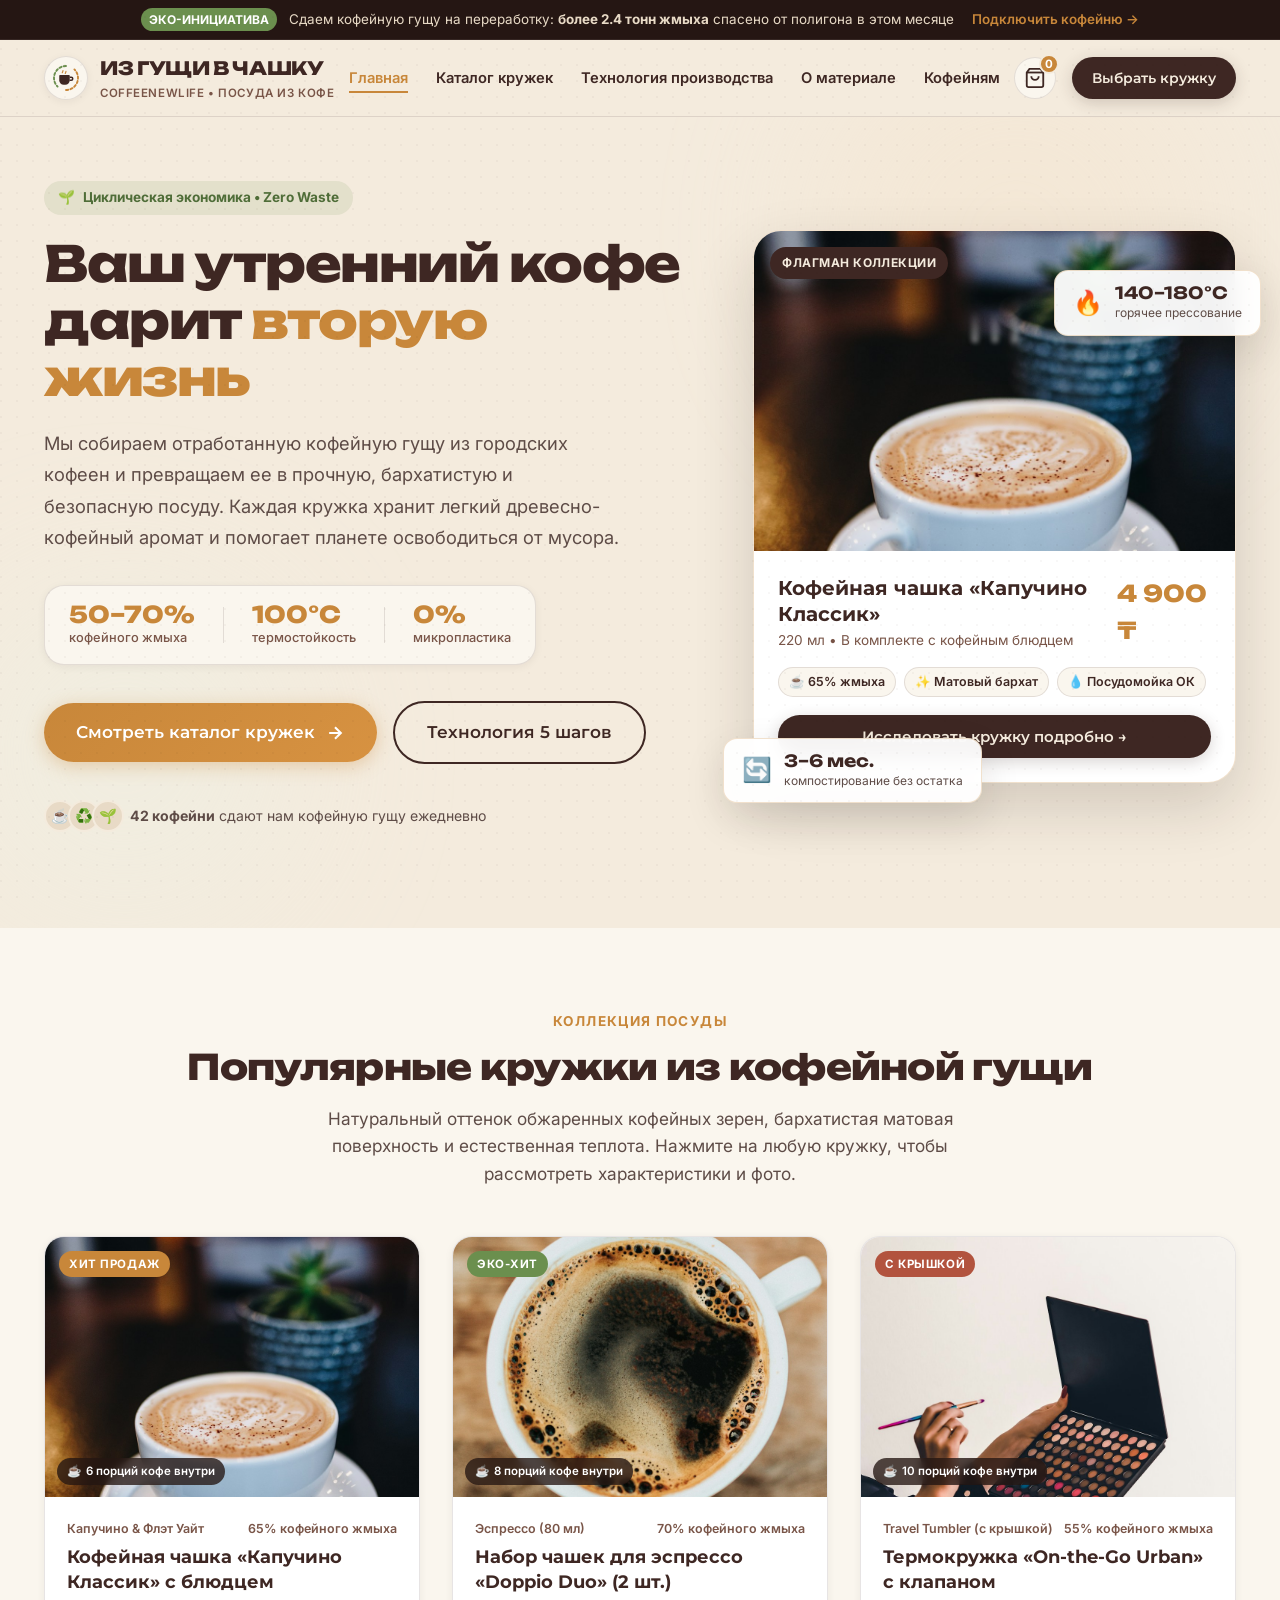
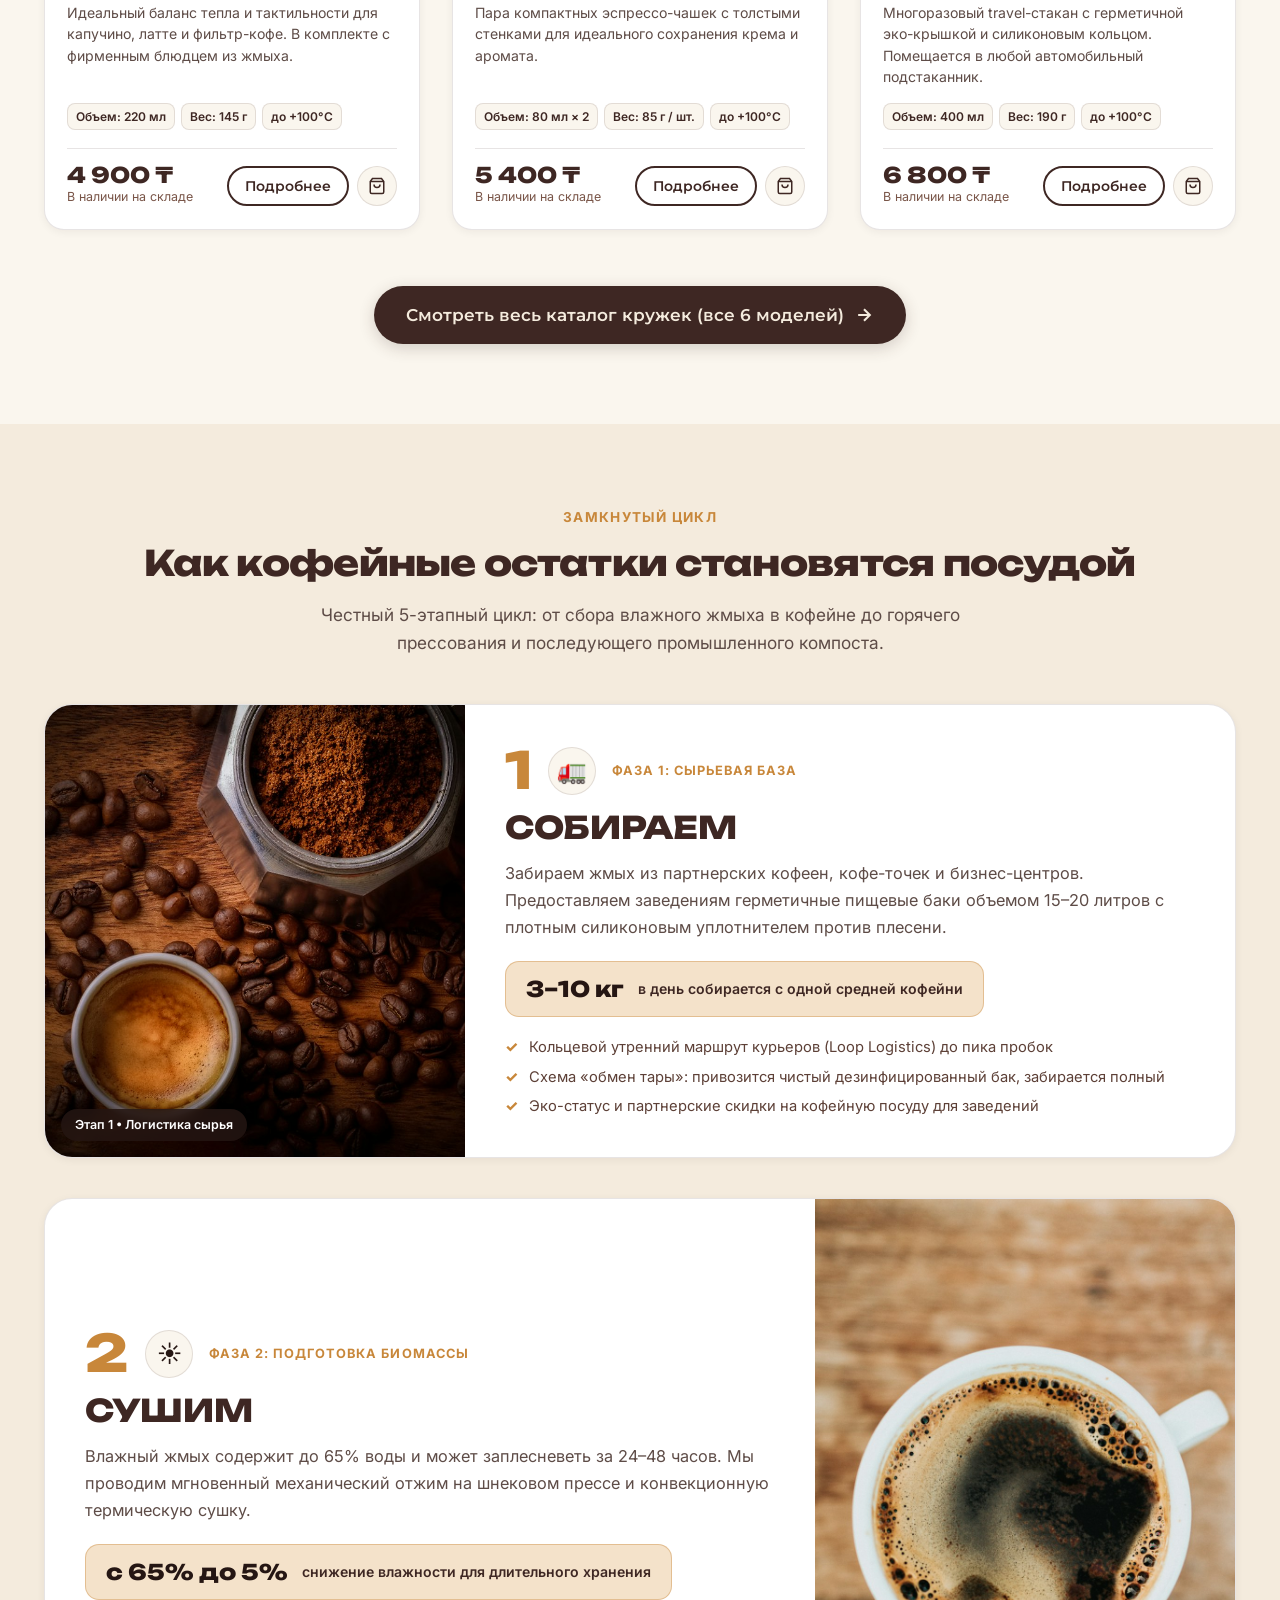
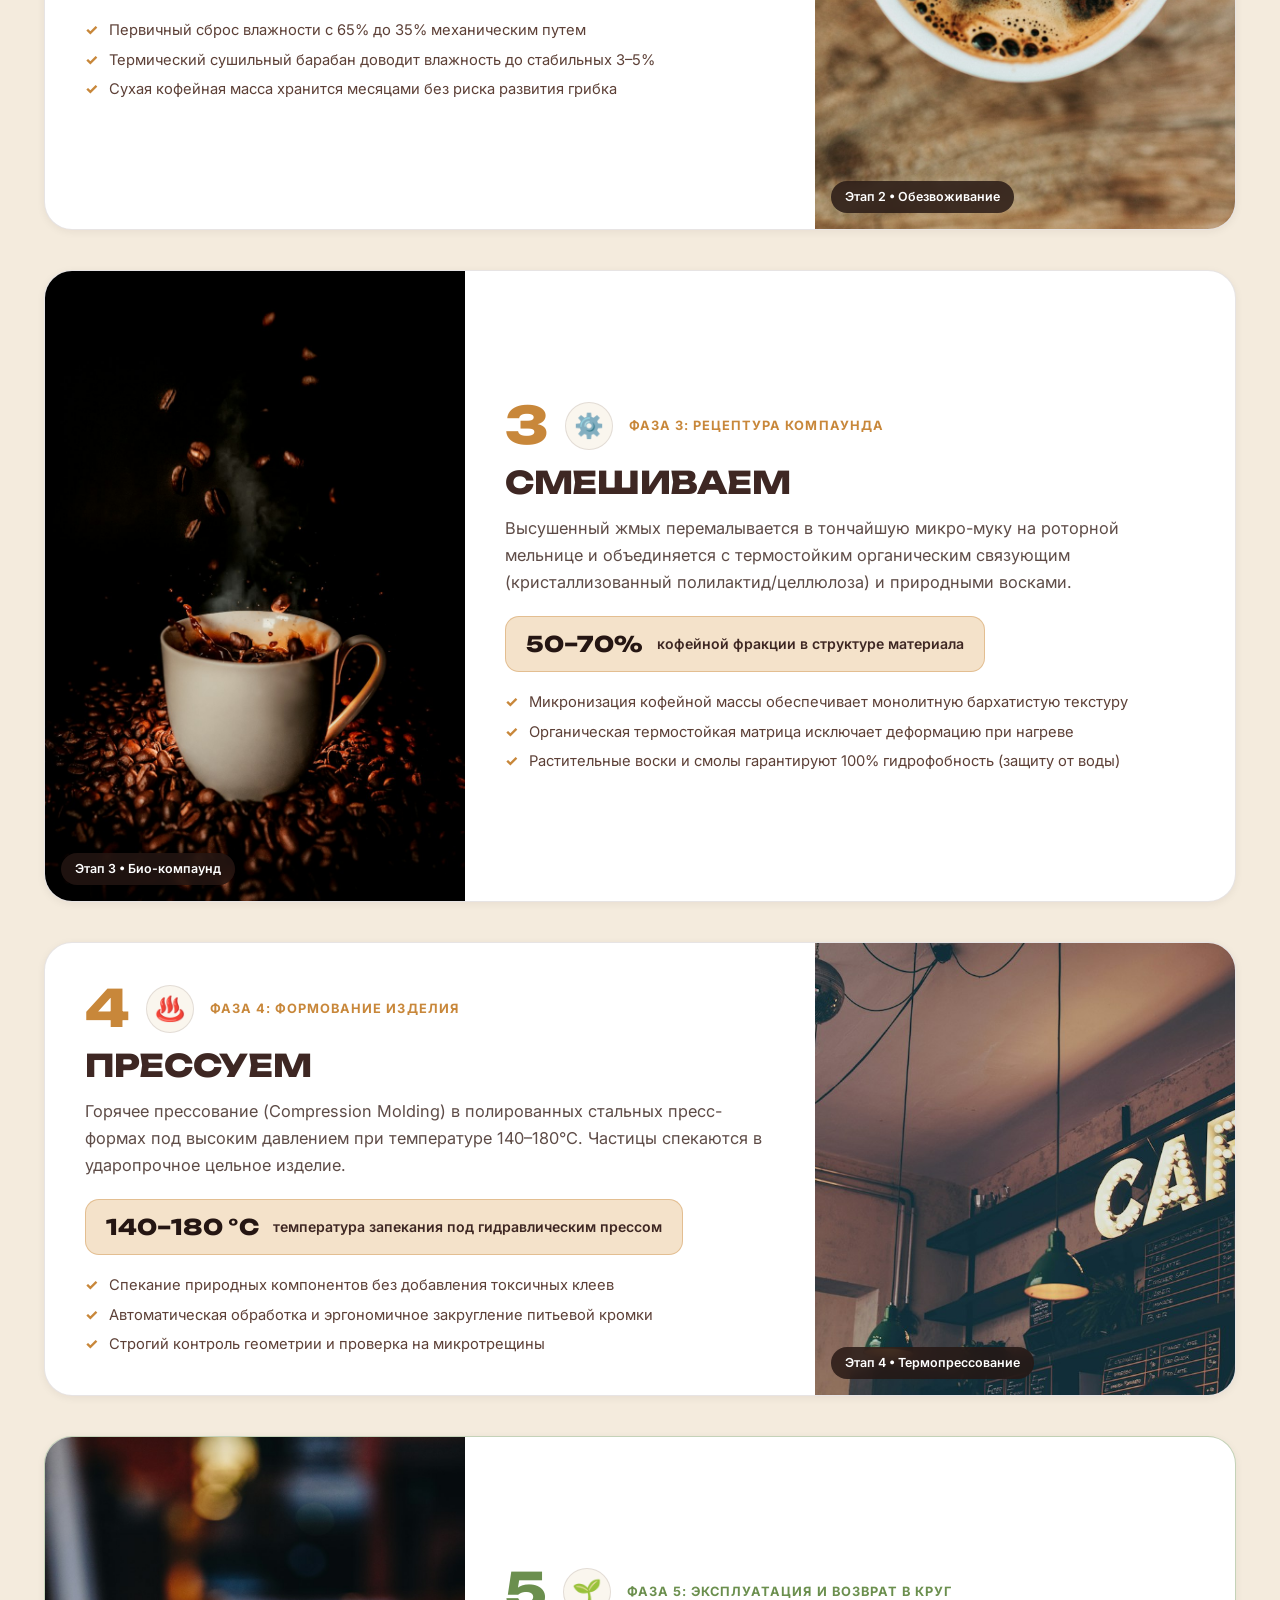
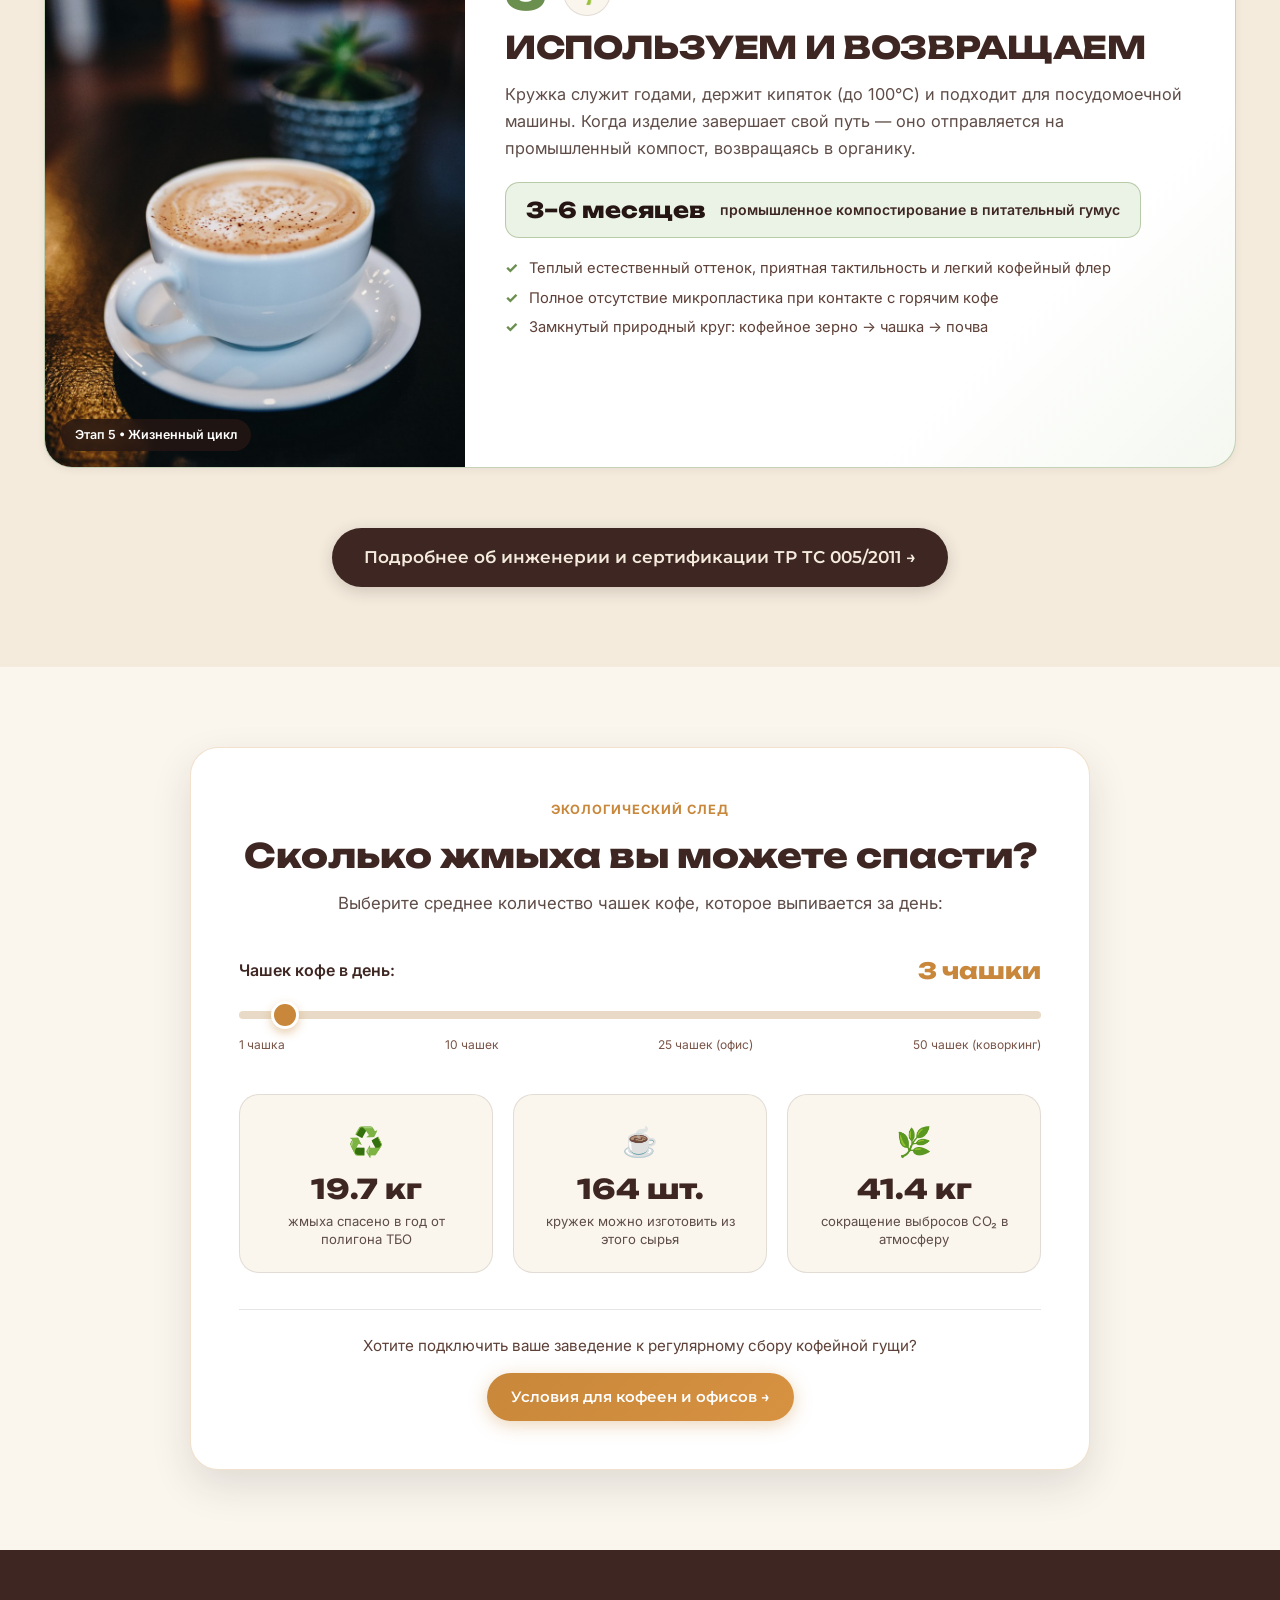
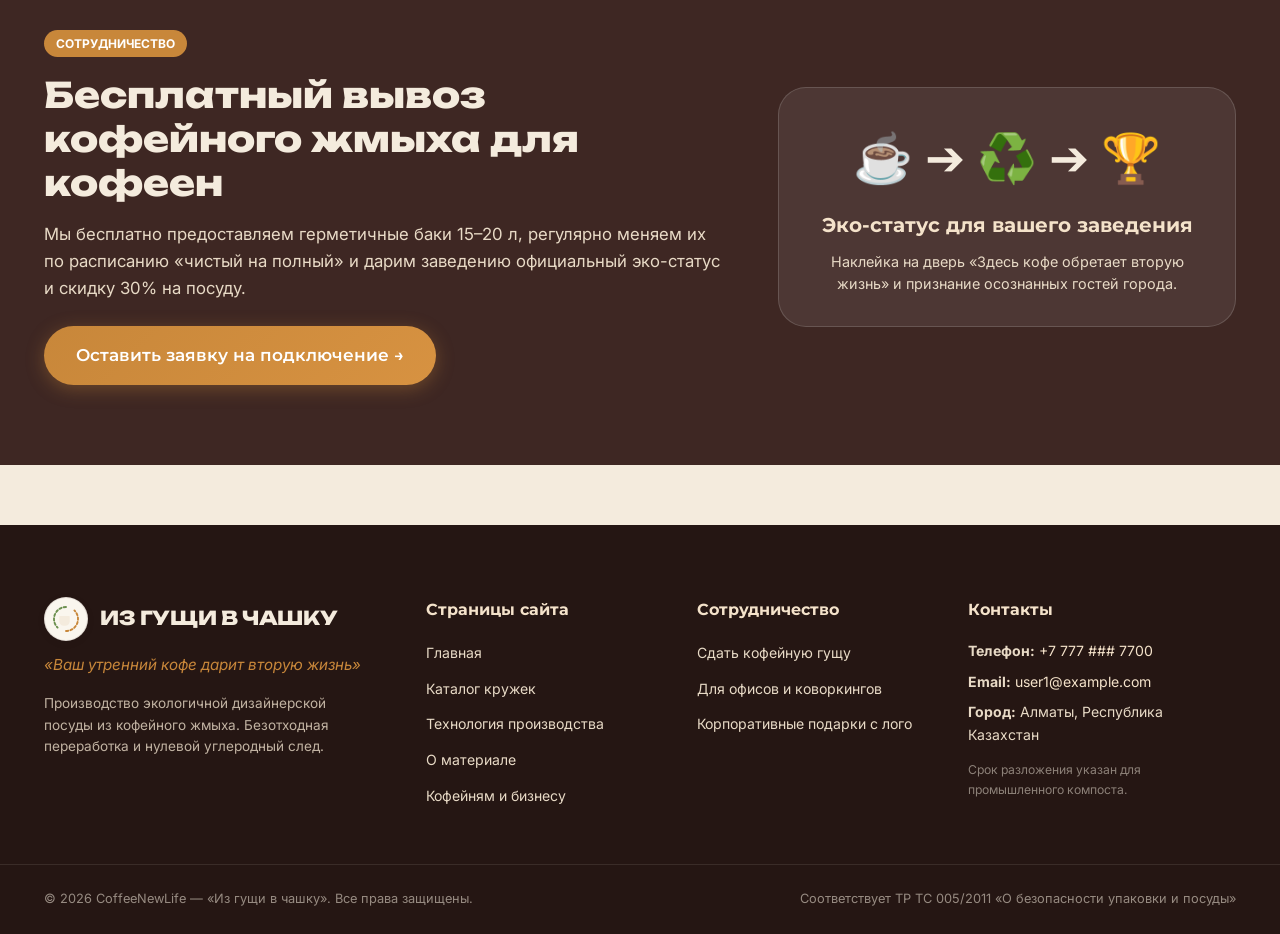
<file: index.html>
<!DOCTYPE html>
<html lang="ru">
<head>
  <meta charset="UTF-8">
  <meta name="viewport" content="width=device-width, initial-scale=1.0">
  <title>Из гущи в чашку — Экологичная посуда из переработанного кофе</title>
  <meta name="description" content="Инновационная посуда из кофейного жмыха: кружки для эспрессо, капучино и термокружки. 50-70% натуральной гущи, 100% биоразлагаемо, устойчиво к кипятку.">
  <meta name="keywords" content="кофейный жмых, экопосуда, чашки из кофе, биокомпозит, переработка кофе, кружки из жмыха, экостаканы">
  
  <!-- Favicon -->
  <link rel="icon" href="data:image/svg+xml,<svg xmlns='http://www.w3.org/2000/svg' viewBox='0 0 100 100'><circle cx='50' cy='50' r='48' fill='%233E2723'/><path d='M30 40h34a1 1 0 0 1 1 1v18a14 14 0 0 1-14 14h-8a14 14 0 0 1-14-14V41a1 1 0 0 1 1-1z' fill='%23C8873A'/><path d='M65 46h6a6 6 0 0 1 6 6v2a6 6 0 0 1-6 6h-6' stroke='%23C8873A' stroke-width='4' fill='none'/></svg>">

  <!-- Google Fonts -->
  <link rel="preconnect" href="https://fonts.googleapis.com">
  <link rel="preconnect" href="https://fonts.gstatic.com" crossorigin>
  <link href="https://fonts.googleapis.com/css2?family=Montserrat:ital,wght@0,300..800;1,300..800&family=Unbounded:wght@400;600;700;800&family=Inter:wght@300;400;500;600;700&display=swap" rel="stylesheet">

  <link rel="stylesheet" href="styles.css">
</head>
<body>

  <!-- Top Announcement Bar -->
  <div class="top-announcement">
    <div class="container announcement-content">
      <span class="announcement-pill">Эко-инициатива</span>
      <p>Сдаем кофейную гущу на переработку: <strong>более 2.4 тонн жмыха</strong> спасено от полигона в этом месяце</p>
      <a href="partners.html" class="announcement-link">Подключить кофейню &rarr;</a>
    </div>
  </div>

  <!-- Header -->
  <header class="site-header" id="site-header">
    <div class="container header-container">
      <a href="index.html" class="brand-logo" aria-label="На главную">
        <div class="brand-icon">
          <svg viewBox="0 0 40 40" fill="none" class="brand-svg">
            <path d="M20 36C28.8366 36 36 28.8366 36 20C36 15.5 34.2 11.5 31.2 8.5" stroke="#C8873A" stroke-width="2.5" stroke-linecap="round" stroke-dasharray="3 3"/>
            <path d="M20 4C11.1634 4 4 11.1634 4 20C4 24.5 5.8 28.5 8.8 31.5" stroke="#6B8F4E" stroke-width="2.5" stroke-linecap="round" stroke-dasharray="3 3"/>
            <path d="M12 16H24C24.55 16 25 16.45 25 17V23C25 26.31 22.31 29 19 29H17C13.69 29 11 26.31 11 23V17C11 16.45 11.45 16 12 16Z" fill="#3E2723"/>
            <path d="M25 19H27C28.1 19 29 19.9 29 21C29 22.1 28.1 23 27 23H25" stroke="#3E2723" stroke-width="2"/>
            <path d="M15 13C15 13 16 11 16 10" stroke="#C8873A" stroke-width="1.5" stroke-linecap="round"/>
            <path d="M19 14C19 14 20 12 20 11" stroke="#C8873A" stroke-width="1.5" stroke-linecap="round"/>
          </svg>
        </div>
        <div class="brand-text">
          <span class="brand-title">ИЗ ГУЩИ В ЧАШКУ</span>
          <span class="brand-sub">CoffeeNewLife • Посуда из кофе</span>
        </div>
      </a>

      <!-- Desktop Nav -->
      <nav class="main-nav" id="main-nav">
        <ul class="nav-list">
          <li><a href="index.html" class="nav-link active">Главная</a></li>
          <li><a href="catalog.html" class="nav-link">Каталог кружек</a></li>
          <li><a href="production.html" class="nav-link">Технология производства</a></li>
          <li><a href="about.html" class="nav-link">О материале</a></li>
          <li><a href="partners.html" class="nav-link">Кофейням</a></li>
        </ul>
      </nav>

      <!-- Header Actions -->
      <div class="header-actions">
        <button class="cart-trigger-btn" id="cart-trigger" aria-label="Открыть корзину">
          <svg viewBox="0 0 24 24" width="22" height="22" fill="none" stroke="currentColor" stroke-width="2">
            <path d="M6 2L3 6v14a2 2 0 002 2h14a2 2 0 002-2V6l-3-4z"></path>
            <line x1="3" y1="6" x2="21" y2="6"></line>
            <path d="M16 10a4 4 0 01-8 0"></path>
          </svg>
          <span class="cart-badge" id="cart-count">0</span>
        </button>
        <a href="catalog.html" class="btn btn-primary header-cta-btn">Выбрать кружку</a>

        <button class="mobile-menu-toggle" id="menu-toggle" aria-label="Открыть меню">
          <span></span>
          <span></span>
          <span></span>
        </button>
      </div>
    </div>
  </header>

  <!-- Hero Section -->
  <section class="hero-section" id="hero">
    <div class="hero-bg-shapes">
      <div class="glow-orb orb-1"></div>
      <div class="glow-orb orb-2"></div>
    </div>

    <div class="container hero-container">
      <div class="hero-content">
        <div class="hero-tag">
          <span class="tag-icon">🌱</span>
          <span>Циклическая экономика • Zero Waste</span>
        </div>

        <h1 class="hero-title">
          Ваш утренний кофе дарит <span class="text-accent">вторую жизнь</span>
        </h1>

        <p class="hero-desc">
          Мы собираем отработанную кофейную гущу из городских кофеен и превращаем ее в прочную, бархатистую и безопасную посуду. Каждая кружка хранит легкий древесно-кофейный аромат и помогает планете освободиться от мусора.
        </p>

        <div class="hero-highlights">
          <div class="highlight-item">
            <span class="hl-value">50–70%</span>
            <span class="hl-label">кофейного жмыха</span>
          </div>
          <div class="highlight-divider"></div>
          <div class="highlight-item">
            <span class="hl-value">100°C</span>
            <span class="hl-label">термостойкость</span>
          </div>
          <div class="highlight-divider"></div>
          <div class="highlight-item">
            <span class="hl-value">0%</span>
            <span class="hl-label">микропластика</span>
          </div>
        </div>

        <div class="hero-buttons">
          <a href="catalog.html" class="btn btn-accent btn-lg">
            <span>Смотреть каталог кружек</span>
            <svg width="20" height="20" viewBox="0 0 24 24" fill="none" stroke="currentColor" stroke-width="2.5"><path d="M5 12h14M12 5l7 7-7 7"/></svg>
          </a>
          <a href="production.html" class="btn btn-outline btn-lg">
            <span>Технология 5 шагов</span>
          </a>
        </div>

        <div class="hero-footer-stats">
          <div class="partner-avatars">
            <span class="avatar-circle">☕</span>
            <span class="avatar-circle">♻️</span>
            <span class="avatar-circle">🌱</span>
          </div>
          <p class="stats-text"><strong>42 кофейни</strong> сдают нам кофейную гущу ежедневно</p>
        </div>
      </div>

      <div class="hero-visual">
        <div class="hero-card-showcase" id="hero-card-showcase">
          <div class="showcase-badge">Флагман коллекции</div>
          <div class="showcase-image-wrapper">
            <img src="assets/images/mug_cappuccino_grain.jpg" alt="Кружка из кофейного жмыха" class="showcase-img" id="hero-interactive-img">
            <div class="aroma-steam">
              <span class="steam-s s1"></span>
              <span class="steam-s s2"></span>
              <span class="steam-s s3"></span>
            </div>
          </div>
          <div class="showcase-info">
            <div class="showcase-header">
              <div>
                <h2 class="showcase-title">Кофейная чашка «Капучино Классик»</h2>
                <span class="showcase-subtitle">220 мл • В комплекте с кофейным блюдцем</span>
              </div>
              <span class="showcase-price">4 900 ₸</span>
            </div>
            <div class="material-pills">
              <span class="mat-pill">☕ 65% жмыха</span>
              <span class="mat-pill">✨ Матовый бархат</span>
              <span class="mat-pill">💧 Посудомойка ОК</span>
            </div>
            <button class="btn btn-primary btn-block quick-preview-btn" onclick="openProductModal('cappuccino-classic')">
              Исследовать кружку подробно &rarr;
            </button>
          </div>
        </div>

        <!-- Floating Stats -->
        <div class="floating-stat-card card-left">
          <div class="stat-icon">🔄</div>
          <div>
            <div class="stat-num">3–6 мес.</div>
            <div class="stat-sub">компостирование без остатка</div>
          </div>
        </div>

        <div class="floating-stat-card card-right">
          <div class="stat-icon">🔥</div>
          <div>
            <div class="stat-num">140–180°C</div>
            <div class="stat-sub">горячее прессование</div>
          </div>
        </div>
      </div>
    </div>
  </section>

  <!-- Popular Products Preview -->
  <section class="section" style="background-color: var(--color-cream-light);">
    <div class="container">
      <div class="section-head text-center">
        <span class="section-eyebrow">Коллекция посуды</span>
        <h2 class="section-title">Популярные кружки из кофейной гущи</h2>
        <p class="section-subtitle">
          Натуральный оттенок обжаренных кофейных зерен, бархатистая матовая поверхность и естественная теплота. Нажмите на любую кружку, чтобы рассмотреть характеристики и фото.
        </p>
      </div>

      <div class="products-grid" id="homepage-products-preview">
        <!-- Rendered by JS: Top 3 products -->
      </div>

      <div class="text-center" style="margin-top: 10px;">
        <a href="catalog.html" class="btn btn-primary btn-lg">
          <span>Смотреть весь каталог кружек (все 6 моделей)</span>
          <svg width="20" height="20" viewBox="0 0 24 24" fill="none" stroke="currentColor" stroke-width="2.5"><path d="M5 12h14M12 5l7 7-7 7"/></svg>
        </a>
      </div>
    </div>
  </section>

  <!-- Section: 5 Production Steps Preview -->
  <section class="section" id="production-preview">
    <div class="container">
      <div class="section-head text-center">
        <span class="section-eyebrow">Замкнутый цикл</span>
        <h2 class="section-title">Как кофейные остатки становятся посудой</h2>
        <p class="section-subtitle">
          Честный 5-этапный цикл: от сбора влажного жмыха в кофейне до горячего прессования и последующего промышленного компоста.
        </p>
      </div>

      <!-- Steps Stack with Fixed Clean Layout -->
      <div class="steps-list-stack">
        <!-- Step 1 -->
        <article class="step-card">
          <div class="step-image-preview">
            <img src="assets/images/step1_collection.jpg" alt="Сбор кофейного жмыха в кофейнях" loading="lazy">
            <span class="step-image-overlay-badge">Этап 1 • Логистика сырья</span>
          </div>
          <div class="step-content-wrapper">
            <div class="step-top-meta">
              <span class="step-number-huge">1</span>
              <div class="step-icon-bubble">🚛</div>
              <span class="step-phase-tag">Фаза 1: Сырьевая база</span>
            </div>
            <h3 class="step-title-main">СОБИРАЕМ</h3>
            <p class="step-desc-p">
              Забираем жмых из партнерских кофеен, кофе-точек и бизнес-центров. Предоставляем заведениям герметичные пищевые баки объемом 15–20 литров с плотным силиконовым уплотнителем против плесени.
            </p>
            <div class="step-metric-pill">
              <span class="metric-num">3–10 кг</span>
              <span class="metric-label">в день собирается с одной средней кофейни</span>
            </div>
            <ul class="step-bullets">
              <li>Кольцевой утренний маршрут курьеров (Loop Logistics) до пика пробок</li>
              <li>Схема «обмен тары»: привозится чистый дезинфицированный бак, забирается полный</li>
              <li>Эко-статус и партнерские скидки на кофейную посуду для заведений</li>
            </ul>
          </div>
        </article>

        <!-- Step 2 -->
        <article class="step-card reverse-card">
          <div class="step-image-preview">
            <img src="assets/images/step2_drying.jpg" alt="Сушка кофейного жмыха до 5% влажности" loading="lazy">
            <span class="step-image-overlay-badge">Этап 2 • Обезвоживание</span>
          </div>
          <div class="step-content-wrapper">
            <div class="step-top-meta">
              <span class="step-number-huge">2</span>
              <div class="step-icon-bubble">☀️</div>
              <span class="step-phase-tag">Фаза 2: Подготовка биомассы</span>
            </div>
            <h3 class="step-title-main">СУШИМ</h3>
            <p class="step-desc-p">
              Влажный жмых содержит до 65% воды и может заплесневеть за 24–48 часов. Мы проводим мгновенный механический отжим на шнековом прессе и конвекционную термическую сушку.
            </p>
            <div class="step-metric-pill">
              <span class="metric-num">с 65% до 5%</span>
              <span class="metric-label">снижение влажности для длительного хранения</span>
            </div>
            <ul class="step-bullets">
              <li>Первичный сброс влажности с 65% до 35% механическим путем</li>
              <li>Термический сушильный барабан доводит влажность до стабильных 3–5%</li>
              <li>Сухая кофейная масса хранится месяцами без риска развития грибка</li>
            </ul>
          </div>
        </article>

        <!-- Step 3 -->
        <article class="step-card">
          <div class="step-image-preview">
            <img src="assets/images/step3_mixing.jpg" alt="Измельчение и смешивание биокомпозита" loading="lazy">
            <span class="step-image-overlay-badge">Этап 3 • Био-компаунд</span>
          </div>
          <div class="step-content-wrapper">
            <div class="step-top-meta">
              <span class="step-number-huge">3</span>
              <div class="step-icon-bubble">⚙️</div>
              <span class="step-phase-tag">Фаза 3: Рецептура компаунда</span>
            </div>
            <h3 class="step-title-main">СМЕШИВАЕМ</h3>
            <p class="step-desc-p">
              Высушенный жмых перемалывается в тончайшую микро-муку на роторной мельнице и объединяется с термостойким органическим связующим (кристаллизованный полилактид/целлюлоза) и природными восками.
            </p>
            <div class="step-metric-pill">
              <span class="metric-num">50–70%</span>
              <span class="metric-label">кофейной фракции в структуре материала</span>
            </div>
            <ul class="step-bullets">
              <li>Микронизация кофейной массы обеспечивает монолитную бархатистую текстуру</li>
              <li>Органическая термостойкая матрица исключает деформацию при нагреве</li>
              <li>Растительные воски и смолы гарантируют 100% гидрофобность (защиту от воды)</li>
            </ul>
          </div>
        </article>

        <!-- Step 4 -->
        <article class="step-card reverse-card">
          <div class="step-image-preview">
            <img src="assets/images/step4_pressing.jpg" alt="Горячее прессование кружек в пресс-форме" loading="lazy">
            <span class="step-image-overlay-badge">Этап 4 • Термопрессование</span>
          </div>
          <div class="step-content-wrapper">
            <div class="step-top-meta">
              <span class="step-number-huge">4</span>
              <div class="step-icon-bubble">♨️</div>
              <span class="step-phase-tag">Фаза 4: Формование изделия</span>
            </div>
            <h3 class="step-title-main">ПРЕССУЕМ</h3>
            <p class="step-desc-p">
              Горячее прессование (Compression Molding) в полированных стальных пресс-формах под высоким давлением при температуре 140–180°C. Частицы спекаются в ударопрочное цельное изделие.
            </p>
            <div class="step-metric-pill">
              <span class="metric-num">140–180 °C</span>
              <span class="metric-label">температура запекания под гидравлическим прессом</span>
            </div>
            <ul class="step-bullets">
              <li>Спекание природных компонентов без добавления токсичных клеев</li>
              <li>Автоматическая обработка и эргономичное закругление питьевой кромки</li>
              <li>Строгий контроль геометрии и проверка на микротрещины</li>
            </ul>
          </div>
        </article>

        <!-- Step 5 (Eco Finish) -->
        <article class="step-card eco-step-card">
          <div class="step-image-preview">
            <img src="assets/images/step5_eco_cup.jpg" alt="Многоразовая эко-посуда и безопасный финал" loading="lazy">
            <span class="step-image-overlay-badge">Этап 5 • Жизненный цикл</span>
          </div>
          <div class="step-content-wrapper">
            <div class="step-top-meta">
              <span class="step-number-huge">5</span>
              <div class="step-icon-bubble">🌱</div>
              <span class="step-phase-tag">Фаза 5: Эксплуатация и возврат в круг</span>
            </div>
            <h3 class="step-title-main">ИСПОЛЬЗУЕМ И ВОЗВРАЩАЕМ</h3>
            <p class="step-desc-p">
              Кружка служит годами, держит кипяток (до 100°C) и подходит для посудомоечной машины. Когда изделие завершает свой путь — оно отправляется на промышленный компост, возвращаясь в органику.
            </p>
            <div class="step-metric-pill">
              <span class="metric-num">3–6 месяцев</span>
              <span class="metric-label">промышленное компостирование в питательный гумус</span>
            </div>
            <ul class="step-bullets">
              <li>Теплый естественный оттенок, приятная тактильность и легкий кофейный флер</li>
              <li>Полное отсутствие микропластика при контакте с горячим кофе</li>
              <li>Замкнутый природный круг: кофейное зерно &rarr; чашка &rarr; почва</li>
            </ul>
          </div>
        </article>
      </div>

      <div class="text-center">
        <a href="production.html" class="btn btn-primary btn-lg">
          <span>Подробнее об инженерии и сертификации ТР ТС 005/2011 &rarr;</span>
        </a>
      </div>
    </div>
  </section>

  <!-- Eco Calculator Preview Section -->
  <section class="section" style="background-color: var(--color-cream-light);">
    <div class="container">
      <div class="calculator-card">
        <div class="calc-header">
          <span class="calc-tag">Экологический след</span>
          <h2 class="calc-title">Сколько жмыха вы можете спасти?</h2>
          <p class="calc-desc">Выберите среднее количество чашек кофе, которое выпивается за день:</p>
        </div>

        <div class="calc-body">
          <div class="slider-group">
            <div class="slider-labels">
              <span class="slider-txt">Чашек кофе в день:</span>
              <span class="slider-value-bubble" id="cups-count-val">3 чашки</span>
            </div>
            <input type="range" min="1" max="50" value="3" class="eco-slider" id="eco-cups-slider" aria-label="Количество чашек">
            <div class="slider-ticks">
              <span>1 чашка</span>
              <span>10 чашек</span>
              <span>25 чашек (офис)</span>
              <span>50 чашек (коворкинг)</span>
            </div>
          </div>

          <div class="calc-results-grid">
            <div class="result-box">
              <span class="res-icon">♻️</span>
              <div class="res-num" id="res-grounds-kg">19.7 кг</div>
              <div class="res-label">жмыха спасено в год от полигона ТБО</div>
            </div>

            <div class="result-box">
              <span class="res-icon">☕</span>
              <div class="res-num" id="res-cups-made">39 шт.</div>
              <div class="res-label">кружек можно изготовить из этого сырья</div>
            </div>

            <div class="result-box">
              <span class="res-icon">🌿</span>
              <div class="res-num" id="res-co2-saved">41.4 кг</div>
              <div class="res-label">сокращение выбросов CO₂ в атмосферу</div>
            </div>
          </div>

          <div class="calc-action text-center">
            <p class="calc-hint">Хотите подключить ваше заведение к регулярному сбору кофейной гущи?</p>
            <a href="partners.html" class="btn btn-accent">Условия для кофеен и офисов &rarr;</a>
          </div>
        </div>
      </div>
    </div>
  </section>

  <!-- Section: Partner Banner -->
  <section class="section" style="background-color: var(--color-coffee); color: var(--color-cream);">
    <div class="container">
      <div style="display: grid; grid-template-columns: 1.2fr 0.8fr; gap: 48px; align-items: center;">
        <div>
          <span style="background-color: var(--color-caramel); color: #fff; font-size: 0.75rem; font-weight: 700; text-transform: uppercase; padding: 4px 12px; border-radius: 999px; display: inline-block; margin-bottom: 16px;">Сотрудничество</span>
          <h2 style="font-family: var(--font-display); font-size: 2.2rem; font-weight: 800; line-height: 1.25; margin-bottom: 16px;">
            Бесплатный вывоз кофейного жмыха для кофеен
          </h2>
          <p style="font-size: 1.05rem; color: var(--color-cream-dark); line-height: 1.6; margin-bottom: 24px;">
            Мы бесплатно предоставляем герметичные баки 15–20 л, регулярно меняем их по расписанию «чистый на полный» и дарим заведению официальный эко-статус и скидку 30% на посуду.
          </p>
          <a href="partners.html" class="btn btn-accent btn-lg">Оставить заявку на подключение &rarr;</a>
        </div>
        <div style="background: rgba(255, 255, 255, 0.08); border: 1px solid rgba(255, 255, 255, 0.15); border-radius: var(--radius-xl); padding: 32px; text-align: center;">
          <div style="font-size: 3rem; margin-bottom: 12px;">☕ ➔ ♻️ ➔ 🏆</div>
          <h3 style="font-family: var(--font-heading); font-size: 1.25rem; font-weight: 700; margin-bottom: 10px; color: var(--color-caramel-light);">Эко-статус для вашего заведения</h3>
          <p style="font-size: 0.9rem; color: var(--color-cream-dark); line-height: 1.5;">Наклейка на дверь «Здесь кофе обретает вторую жизнь» и признание осознанных гостей города.</p>
        </div>
      </div>
    </div>
  </section>

  <!-- Footer -->
  <footer class="site-footer">
    <div class="container footer-container">
      <div class="footer-col brand-col">
        <div class="footer-logo">
          <div class="brand-icon">
            <svg viewBox="0 0 40 40" fill="none" class="brand-svg">
              <path d="M20 36C28.8366 36 36 28.8366 36 20C36 15.5 34.2 11.5 31.2 8.5" stroke="#C8873A" stroke-width="2.5" stroke-linecap="round" stroke-dasharray="3 3"/>
              <path d="M20 4C11.1634 4 4 11.1634 4 20C4 24.5 5.8 28.5 8.8 31.5" stroke="#6B8F4E" stroke-width="2.5" stroke-linecap="round" stroke-dasharray="3 3"/>
              <path d="M12 16H24C24.55 16 25 16.45 25 17V23C25 26.31 22.31 29 19 29H17C13.69 29 11 26.31 11 23V17C11 16.45 11.45 16 12 16Z" fill="#F4EBDD"/>
            </svg>
          </div>
          <span class="footer-title">ИЗ ГУЩИ В ЧАШКУ</span>
        </div>
        <p class="footer-slogan">«Ваш утренний кофе дарит вторую жизнь»</p>
        <p class="footer-desc">
          Производство экологичной дизайнерской посуды из кофейного жмыха. Безотходная переработка и нулевой углеродный след.
        </p>
      </div>

      <div class="footer-col">
        <h4 class="footer-heading">Страницы сайта</h4>
        <ul class="footer-links">
          <li><a href="index.html">Главная</a></li>
          <li><a href="catalog.html">Каталог кружек</a></li>
          <li><a href="production.html">Технология производства</a></li>
          <li><a href="about.html">О материале</a></li>
          <li><a href="partners.html">Кофейням и бизнесу</a></li>
        </ul>
      </div>

      <div class="footer-col">
        <h4 class="footer-heading">Сотрудничество</h4>
        <ul class="footer-links">
          <li><a href="partners.html">Сдать кофейную гущу</a></li>
          <li><a href="partners.html">Для офисов и коворкингов</a></li>
          <li><a href="catalog.html">Корпоративные подарки с лого</a></li>
        </ul>
      </div>

      <div class="footer-col contact-col">
        <h4 class="footer-heading">Контакты</h4>
        <div class="footer-contacts">
          <p><strong>Телефон:</strong> <a href="tel:+77770007700">+7 777 ### 7700</a></p>
          <p><strong>Email:</strong> <a href="mailto:user1@example.com">user1@example.com</a></p>
          <p><strong>Город:</strong> Алматы, Республика Казахстан</p>
          <p class="footer-note">Срок разложения указан для промышленного компоста.</p>
        </div>
      </div>
    </div>

    <div class="footer-bottom">
      <div class="container bottom-inner">
        <p>© 2026 CoffeeNewLife — «Из гущи в чашку». Все права защищены.</p>
        <p>Соответствует ТР ТС 005/2011 «О безопасности упаковки и посуды»</p>
      </div>
    </div>
  </footer>

  <!-- Product Detail Modal (Быстрый просмотр любой кружки) -->
  <div class="modal-overlay" id="product-modal-overlay" aria-hidden="true">
    <div class="modal-dialog product-modal-dialog" role="dialog" aria-modal="true" aria-labelledby="modal-product-title">
      <button class="modal-close-btn" id="modal-close-btn" aria-label="Закрыть модальное окно">&times;</button>
      <div class="product-modal-body" id="product-modal-content"></div>
    </div>
  </div>

  <!-- Cart Drawer -->
  <div class="cart-drawer-overlay" id="cart-drawer-overlay" aria-hidden="true">
    <aside class="cart-drawer" id="cart-drawer" role="dialog" aria-label="Корзина покупок">
      <div class="cart-header">
        <h3>Ваша корзина</h3>
        <button class="cart-close-btn" id="cart-close-btn">&times;</button>
      </div>

      <div class="cart-items-container" id="cart-items-container"></div>

      <div class="cart-footer" id="cart-footer">
        <div class="cart-summary-row">
          <span>Сумма заказа:</span>
          <span class="cart-total-price" id="cart-total-price">0 ₸</span>
        </div>
        <div class="cart-impact-notice">
          🌱 Этот заказ спасет <strong id="cart-coffee-saved">0 г</strong> кофейного жмыха!
        </div>
        <button class="btn btn-accent btn-block btn-lg" onclick="checkoutOrder()">
          Оформить эко-заказ &rarr;
        </button>
      </div>
    </aside>
  </div>

  <div class="toast-container" id="toast-container"></div>

  <script src="app.js"></script>
</body>
</html>
</file>
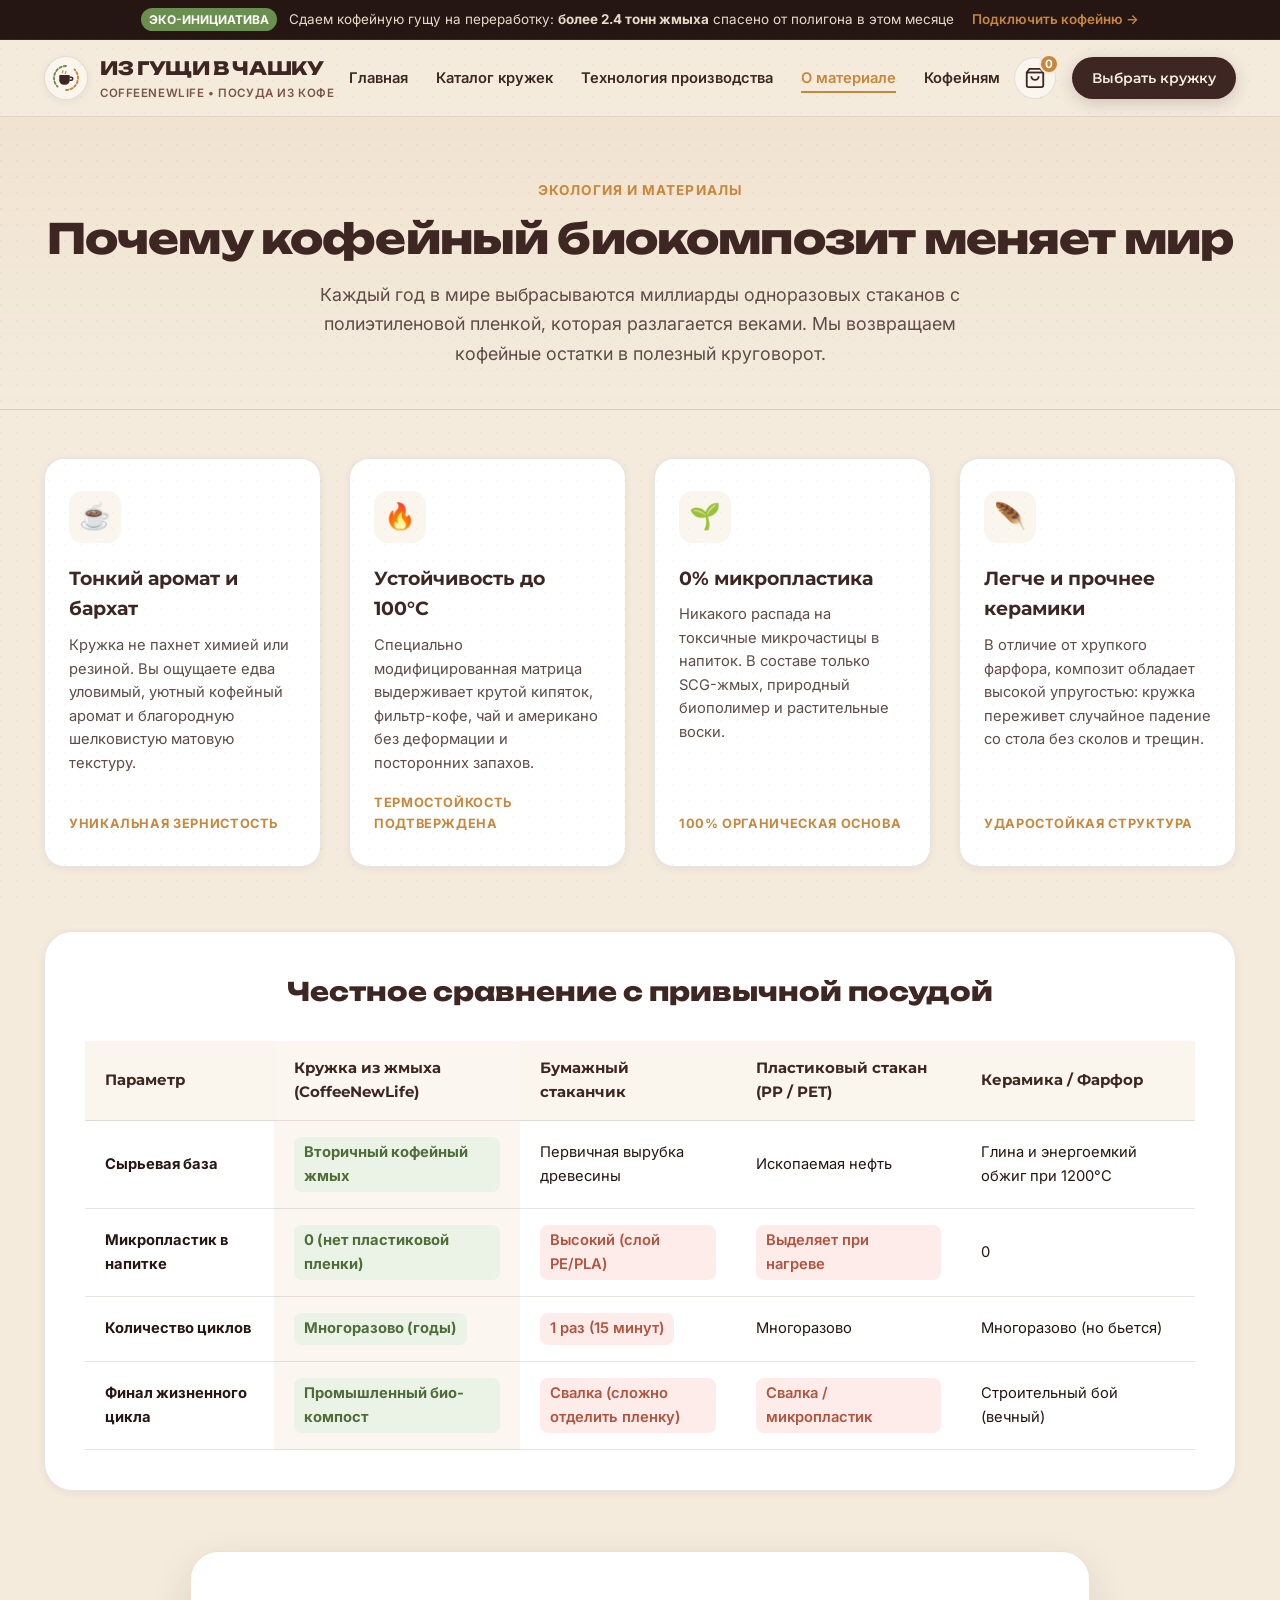
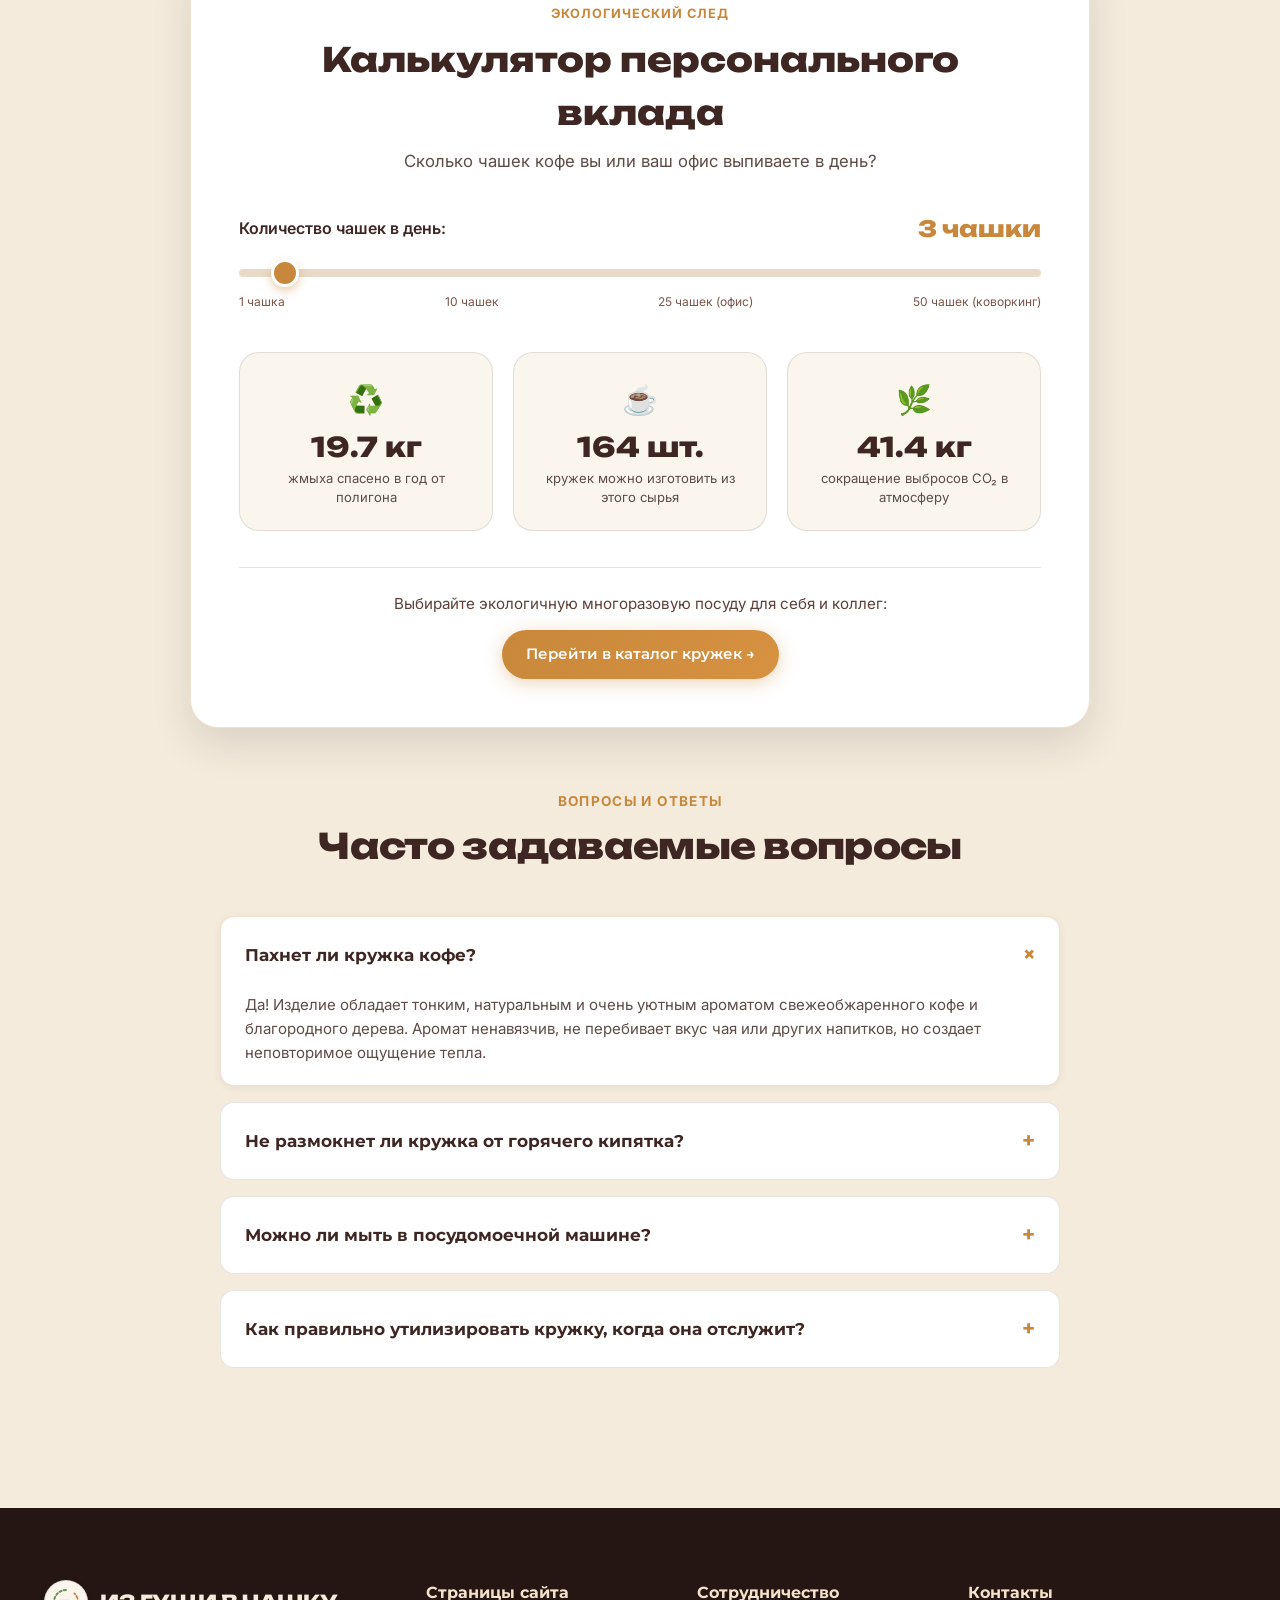
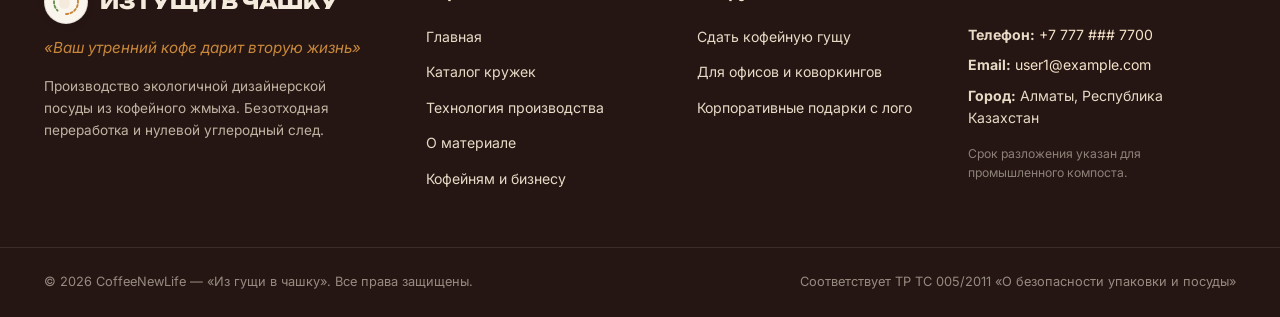
<file: about.html>
<!DOCTYPE html>
<html lang="ru">
<head>
  <meta charset="UTF-8">
  <meta name="viewport" content="width=device-width, initial-scale=1.0">
  <title>О материале и бренде — Из гущи в чашку</title>
  <meta name="description" content="Почему биокомпозит из кофейного жмыха лучше одноразового пластика и бумаги. Сравнение свойств, экологический калькулятор и ответы на частые вопросы.">
  
  <link rel="icon" href="data:image/svg+xml,<svg xmlns='http://www.w3.org/2000/svg' viewBox='0 0 100 100'><circle cx='50' cy='50' r='48' fill='%233E2723'/><path d='M30 40h34a1 1 0 0 1 1 1v18a14 14 0 0 1-14 14h-8a14 14 0 0 1-14-14V41a1 1 0 0 1 1-1z' fill='%23C8873A'/><path d='M65 46h6a6 6 0 0 1 6 6v2a6 6 0 0 1-6 6h-6' stroke='%23C8873A' stroke-width='4' fill='none'/></svg>">

  <link rel="preconnect" href="https://fonts.googleapis.com">
  <link rel="preconnect" href="https://fonts.gstatic.com" crossorigin>
  <link href="https://fonts.googleapis.com/css2?family=Montserrat:ital,wght@0,300..800;1,300..800&family=Unbounded:wght@400;600;700;800&family=Inter:wght@300;400;500;600;700&display=swap" rel="stylesheet">

  <link rel="stylesheet" href="styles.css">
</head>
<body>

  <!-- Top Announcement Bar -->
  <div class="top-announcement">
    <div class="container announcement-content">
      <span class="announcement-pill">Эко-инициатива</span>
      <p>Сдаем кофейную гущу на переработку: <strong>более 2.4 тонн жмыха</strong> спасено от полигона в этом месяце</p>
      <a href="partners.html" class="announcement-link">Подключить кофейню &rarr;</a>
    </div>
  </div>

  <!-- Header -->
  <header class="site-header" id="site-header">
    <div class="container header-container">
      <a href="index.html" class="brand-logo" aria-label="На главную">
        <div class="brand-icon">
          <svg viewBox="0 0 40 40" fill="none" class="brand-svg">
            <path d="M20 36C28.8366 36 36 28.8366 36 20C36 15.5 34.2 11.5 31.2 8.5" stroke="#C8873A" stroke-width="2.5" stroke-linecap="round" stroke-dasharray="3 3"/>
            <path d="M20 4C11.1634 4 4 11.1634 4 20C4 24.5 5.8 28.5 8.8 31.5" stroke="#6B8F4E" stroke-width="2.5" stroke-linecap="round" stroke-dasharray="3 3"/>
            <path d="M12 16H24C24.55 16 25 16.45 25 17V23C25 26.31 22.31 29 19 29H17C13.69 29 11 26.31 11 23V17C11 16.45 11.45 16 12 16Z" fill="#3E2723"/>
            <path d="M25 19H27C28.1 19 29 19.9 29 21C29 22.1 28.1 23 27 23H25" stroke="#3E2723" stroke-width="2"/>
            <path d="M15 13C15 13 16 11 16 10" stroke="#C8873A" stroke-width="1.5" stroke-linecap="round"/>
            <path d="M19 14C19 14 20 12 20 11" stroke="#C8873A" stroke-width="1.5" stroke-linecap="round"/>
          </svg>
        </div>
        <div class="brand-text">
          <span class="brand-title">ИЗ ГУЩИ В ЧАШКУ</span>
          <span class="brand-sub">CoffeeNewLife • Посуда из кофе</span>
        </div>
      </a>

      <!-- Desktop Nav -->
      <nav class="main-nav" id="main-nav">
        <ul class="nav-list">
          <li><a href="index.html" class="nav-link">Главная</a></li>
          <li><a href="catalog.html" class="nav-link">Каталог кружек</a></li>
          <li><a href="production.html" class="nav-link">Технология производства</a></li>
          <li><a href="about.html" class="nav-link active">О материале</a></li>
          <li><a href="partners.html" class="nav-link">Кофейням</a></li>
        </ul>
      </nav>

      <!-- Header Actions -->
      <div class="header-actions">
        <button class="cart-trigger-btn" id="cart-trigger" aria-label="Открыть корзину">
          <svg viewBox="0 0 24 24" width="22" height="22" fill="none" stroke="currentColor" stroke-width="2">
            <path d="M6 2L3 6v14a2 2 0 002 2h14a2 2 0 002-2V6l-3-4z"></path>
            <line x1="3" y1="6" x2="21" y2="6"></line>
            <path d="M16 10a4 4 0 01-8 0"></path>
          </svg>
          <span class="cart-badge" id="cart-count">0</span>
        </button>
        <a href="catalog.html" class="btn btn-primary header-cta-btn">Выбрать кружку</a>

        <button class="mobile-menu-toggle" id="menu-toggle" aria-label="Открыть меню">
          <span></span>
          <span></span>
          <span></span>
        </button>
      </div>
    </div>
  </header>

  <!-- Page Hero -->
  <section class="page-hero text-center">
    <div class="container">
      <span class="page-hero-eyebrow">Экология и материалы</span>
      <h1 class="page-hero-title">Почему кофейный биокомпозит меняет мир</h1>
      <p class="page-hero-desc">
        Каждый год в мире выбрасываются миллиарды одноразовых стаканов с полиэтиленовой пленкой, которая разлагается веками. Мы возвращаем кофейные остатки в полезный круговорот.
      </p>
    </div>
  </section>

  <!-- Features Grid -->
  <section class="section" style="padding-top: 0;">
    <div class="container">
      <div class="features-grid">
        <div class="feature-card">
          <div class="feature-icon-box">☕</div>
          <h3 class="feature-title">Тонкий аромат и бархат</h3>
          <p class="feature-desc">
            Кружка не пахнет химией или резиной. Вы ощущаете едва уловимый, уютный кофейный аромат и благородную шелковистую матовую текстуру.
          </p>
          <span class="feature-metric">Уникальная зернистость</span>
        </div>

        <div class="feature-card">
          <div class="feature-icon-box">🔥</div>
          <h3 class="feature-title">Устойчивость до 100°C</h3>
          <p class="feature-desc">
            Специально модифицированная матрица выдерживает крутой кипяток, фильтр-кофе, чай и американо без деформации и посторонних запахов.
          </p>
          <span class="feature-metric">Термостойкость подтверждена</span>
        </div>

        <div class="feature-card">
          <div class="feature-icon-box">🌱</div>
          <h3 class="feature-title">0% микропластика</h3>
          <p class="feature-desc">
            Никакого распада на токсичные микрочастицы в напиток. В составе только SCG-жмых, природный биополимер и растительные воски.
          </p>
          <span class="feature-metric">100% органическая основа</span>
        </div>

        <div class="feature-card">
          <div class="feature-icon-box">🪶</div>
          <h3 class="feature-title">Легче и прочнее керамики</h3>
          <p class="feature-desc">
            В отличие от хрупкого фарфора, композит обладает высокой упругостью: кружка переживет случайное падение со стола без сколов и трещин.
          </p>
          <span class="feature-metric">Ударостойкая структура</span>
        </div>
      </div>

      <!-- Comparison Table -->
      <div class="comparison-wrapper">
        <h2 class="comparison-title text-center">Честное сравнение с привычной посудой</h2>
        <div class="comparison-table-scroll">
          <table class="comparison-table">
            <thead>
              <tr>
                <th>Параметр</th>
                <th class="col-highlight">Кружка из жмыха (CoffeeNewLife)</th>
                <th>Бумажный стаканчик</th>
                <th>Пластиковый стакан (PP / PET)</th>
                <th>Керамика / Фарфор</th>
              </tr>
            </thead>
            <tbody>
              <tr>
                <td><strong>Сырьевая база</strong></td>
                <td class="col-highlight"><span class="badge-good">Вторичный кофейный жмых</span></td>
                <td>Первичная вырубка древесины</td>
                <td>Ископаемая нефть</td>
                <td>Глина и энергоемкий обжиг при 1200°C</td>
              </tr>
              <tr>
                <td><strong>Микропластик в напитке</strong></td>
                <td class="col-highlight"><span class="badge-good">0 (нет пластиковой пленки)</span></td>
                <td><span class="badge-bad">Высокий (слой PE/PLA)</span></td>
                <td><span class="badge-bad">Выделяет при нагреве</span></td>
                <td>0</td>
              </tr>
              <tr>
                <td><strong>Количество циклов</strong></td>
                <td class="col-highlight"><span class="badge-good">Многоразово (годы)</span></td>
                <td><span class="badge-bad">1 раз (15 минут)</span></td>
                <td>Многоразово</td>
                <td>Многоразово (но бьется)</td>
              </tr>
              <tr>
                <td><strong>Финал жизненного цикла</strong></td>
                <td class="col-highlight"><span class="badge-good">Промышленный био-компост</span></td>
                <td><span class="badge-bad">Свалка (сложно отделить пленку)</span></td>
                <td><span class="badge-bad">Свалка / микропластик</span></td>
                <td>Строительный бой (вечный)</td>
              </tr>
            </tbody>
          </table>
        </div>
      </div>

      <!-- Eco Calculator -->
      <div class="calculator-card" style="margin-bottom: 60px;">
        <div class="calc-header">
          <span class="calc-tag">Экологический след</span>
          <h2 class="calc-title">Калькулятор персонального вклада</h2>
          <p class="calc-desc">Сколько чашек кофе вы или ваш офис выпиваете в день?</p>
        </div>

        <div class="calc-body">
          <div class="slider-group">
            <div class="slider-labels">
              <span class="slider-txt">Количество чашек в день:</span>
              <span class="slider-value-bubble" id="cups-count-val">3 чашки</span>
            </div>
            <input type="range" min="1" max="50" value="3" class="eco-slider" id="eco-cups-slider" aria-label="Количество чашек">
            <div class="slider-ticks">
              <span>1 чашка</span>
              <span>10 чашек</span>
              <span>25 чашек (офис)</span>
              <span>50 чашек (коворкинг)</span>
            </div>
          </div>

          <div class="calc-results-grid">
            <div class="result-box">
              <span class="res-icon">♻️</span>
              <div class="res-num" id="res-grounds-kg">19.7 кг</div>
              <div class="res-label">жмыха спасено в год от полигона</div>
            </div>

            <div class="result-box">
              <span class="res-icon">☕</span>
              <div class="res-num" id="res-cups-made">39 шт.</div>
              <div class="res-label">кружек можно изготовить из этого сырья</div>
            </div>

            <div class="result-box">
              <span class="res-icon">🌿</span>
              <div class="res-num" id="res-co2-saved">41.4 кг</div>
              <div class="res-label">сокращение выбросов CO₂ в атмосферу</div>
            </div>
          </div>

          <div class="calc-action text-center">
            <p class="calc-hint">Выбирайте экологичную многоразовую посуду для себя и коллег:</p>
            <a href="catalog.html" class="btn btn-accent">Перейти в каталог кружек &rarr;</a>
          </div>
        </div>
      </div>

      <!-- FAQ Section -->
      <div class="max-w-800" style="margin: 0 auto;">
        <div class="section-head text-center">
          <span class="section-eyebrow">Вопросы и ответы</span>
          <h2 class="section-title">Часто задаваемые вопросы</h2>
        </div>

        <div class="accordion-list">
          <details class="faq-item" open>
            <summary class="faq-question">
              <span>Пахнет ли кружка кофе?</span>
              <span class="faq-arrow">+</span>
            </summary>
            <div class="faq-answer">
              <p>
                Да! Изделие обладает тонким, натуральным и очень уютным ароматом свежеобжаренного кофе и благородного дерева. Аромат ненавязчив, не перебивает вкус чая или других напитков, но создает неповторимое ощущение тепла.
              </p>
            </div>
          </details>

          <details class="faq-item">
            <summary class="faq-question">
              <span>Не размокнет ли кружка от горячего кипятка?</span>
              <span class="faq-arrow">+</span>
            </summary>
            <div class="faq-answer">
              <p>
                Нет. В отличие от бумажных стаканчиков, наша посуда формуется при высокой температуре (140–180°C) с гидрофобными растительными восками и кристаллизованным полилактидом. Она цельная, плотная и спокойно выдерживает температуру напитков до 100°C.
              </p>
            </div>
          </details>

          <details class="faq-item">
            <summary class="faq-question">
              <span>Можно ли мыть в посудомоечной машине?</span>
              <span class="faq-arrow">+</span>
            </summary>
            <div class="faq-answer">
              <p>
                Да. Кружки испытаны в цикле 100+ моек в посудомоечных машинах при стандартном эко-режиме до 60–65°C. Мы не рекомендуем использовать агрессивные абразивные губки и хлорсодержащие таблетки. В микроволновую печь ставить не рекомендуется.
              </p>
            </div>
          </details>

          <details class="faq-item">
            <summary class="faq-question">
              <span>Как правильно утилизировать кружку, когда она отслужит?</span>
              <span class="faq-arrow">+</span>
            </summary>
            <div class="faq-answer">
              <p>
                Кружка рассчитана на многие годы службы. Если она разобьется или вы захотите ее обновить, ее можно отправить на промышленный компост, где она разложится за 3–6 месяцев без микропластика. Либо вы можете вернуть ее в любой партнерский пункт сбора CoffeeNewLife — мы измельчим ее и снова пустим в производство!
              </p>
            </div>
          </details>
        </div>
      </div>

    </div>
  </section>

  <!-- Footer -->
  <footer class="site-footer">
    <div class="container footer-container">
      <div class="footer-col brand-col">
        <div class="footer-logo">
          <div class="brand-icon">
            <svg viewBox="0 0 40 40" fill="none" class="brand-svg">
              <path d="M20 36C28.8366 36 36 28.8366 36 20C36 15.5 34.2 11.5 31.2 8.5" stroke="#C8873A" stroke-width="2.5" stroke-linecap="round" stroke-dasharray="3 3"/>
              <path d="M20 4C11.1634 4 4 11.1634 4 20C4 24.5 5.8 28.5 8.8 31.5" stroke="#6B8F4E" stroke-width="2.5" stroke-linecap="round" stroke-dasharray="3 3"/>
              <path d="M12 16H24C24.55 16 25 16.45 25 17V23C25 26.31 22.31 29 19 29H17C13.69 29 11 26.31 11 23V17C11 16.45 11.45 16 12 16Z" fill="#F4EBDD"/>
            </svg>
          </div>
          <span class="footer-title">ИЗ ГУЩИ В ЧАШКУ</span>
        </div>
        <p class="footer-slogan">«Ваш утренний кофе дарит вторую жизнь»</p>
        <p class="footer-desc">
          Производство экологичной дизайнерской посуды из кофейного жмыха. Безотходная переработка и нулевой углеродный след.
        </p>
      </div>

      <div class="footer-col">
        <h4 class="footer-heading">Страницы сайта</h4>
        <ul class="footer-links">
          <li><a href="index.html">Главная</a></li>
          <li><a href="catalog.html">Каталог кружек</a></li>
          <li><a href="production.html">Технология производства</a></li>
          <li><a href="about.html">О материале</a></li>
          <li><a href="partners.html">Кофейням и бизнесу</a></li>
        </ul>
      </div>

      <div class="footer-col">
        <h4 class="footer-heading">Сотрудничество</h4>
        <ul class="footer-links">
          <li><a href="partners.html">Сдать кофейную гущу</a></li>
          <li><a href="partners.html">Для офисов и коворкингов</a></li>
          <li><a href="catalog.html">Корпоративные подарки с лого</a></li>
        </ul>
      </div>

      <div class="footer-col contact-col">
        <h4 class="footer-heading">Контакты</h4>
        <div class="footer-contacts">
          <p><strong>Телефон:</strong> <a href="tel:+77770007700">+7 777 ### 7700</a></p>
          <p><strong>Email:</strong> <a href="mailto:user1@example.com">user1@example.com</a></p>
          <p><strong>Город:</strong> Алматы, Республика Казахстан</p>
          <p class="footer-note">Срок разложения указан для промышленного компоста.</p>
        </div>
      </div>
    </div>

    <div class="footer-bottom">
      <div class="container bottom-inner">
        <p>© 2026 CoffeeNewLife — «Из гущи в чашку». Все права защищены.</p>
        <p>Соответствует ТР ТС 005/2011 «О безопасности упаковки и посуды»</p>
      </div>
    </div>
  </footer>

  <!-- Product Detail Modal -->
  <div class="modal-overlay" id="product-modal-overlay" aria-hidden="true">
    <div class="modal-dialog product-modal-dialog" role="dialog" aria-modal="true" aria-labelledby="modal-product-title">
      <button class="modal-close-btn" id="modal-close-btn" aria-label="Закрыть">&times;</button>
      <div class="product-modal-body" id="product-modal-content"></div>
    </div>
  </div>

  <!-- Cart Drawer -->
  <div class="cart-drawer-overlay" id="cart-drawer-overlay" aria-hidden="true">
    <aside class="cart-drawer" id="cart-drawer" role="dialog" aria-label="Корзина покупок">
      <div class="cart-header">
        <h3>Ваша корзина</h3>
        <button class="cart-close-btn" id="cart-close-btn">&times;</button>
      </div>
      <div class="cart-items-container" id="cart-items-container"></div>
      <div class="cart-footer" id="cart-footer">
        <div class="cart-summary-row">
          <span>Сумма заказа:</span>
          <span class="cart-total-price" id="cart-total-price">0 ₸</span>
        </div>
        <div class="cart-impact-notice">
          🌱 Этот заказ спасет <strong id="cart-coffee-saved">0 г</strong> кофейного жмыха!
        </div>
        <button class="btn btn-accent btn-block btn-lg" onclick="checkoutOrder()">
          Оформить эко-заказ &rarr;
        </button>
      </div>
    </aside>
  </div>

  <div class="toast-container" id="toast-container"></div>

  <script src="app.js"></script>
</body>
</html>
</file>
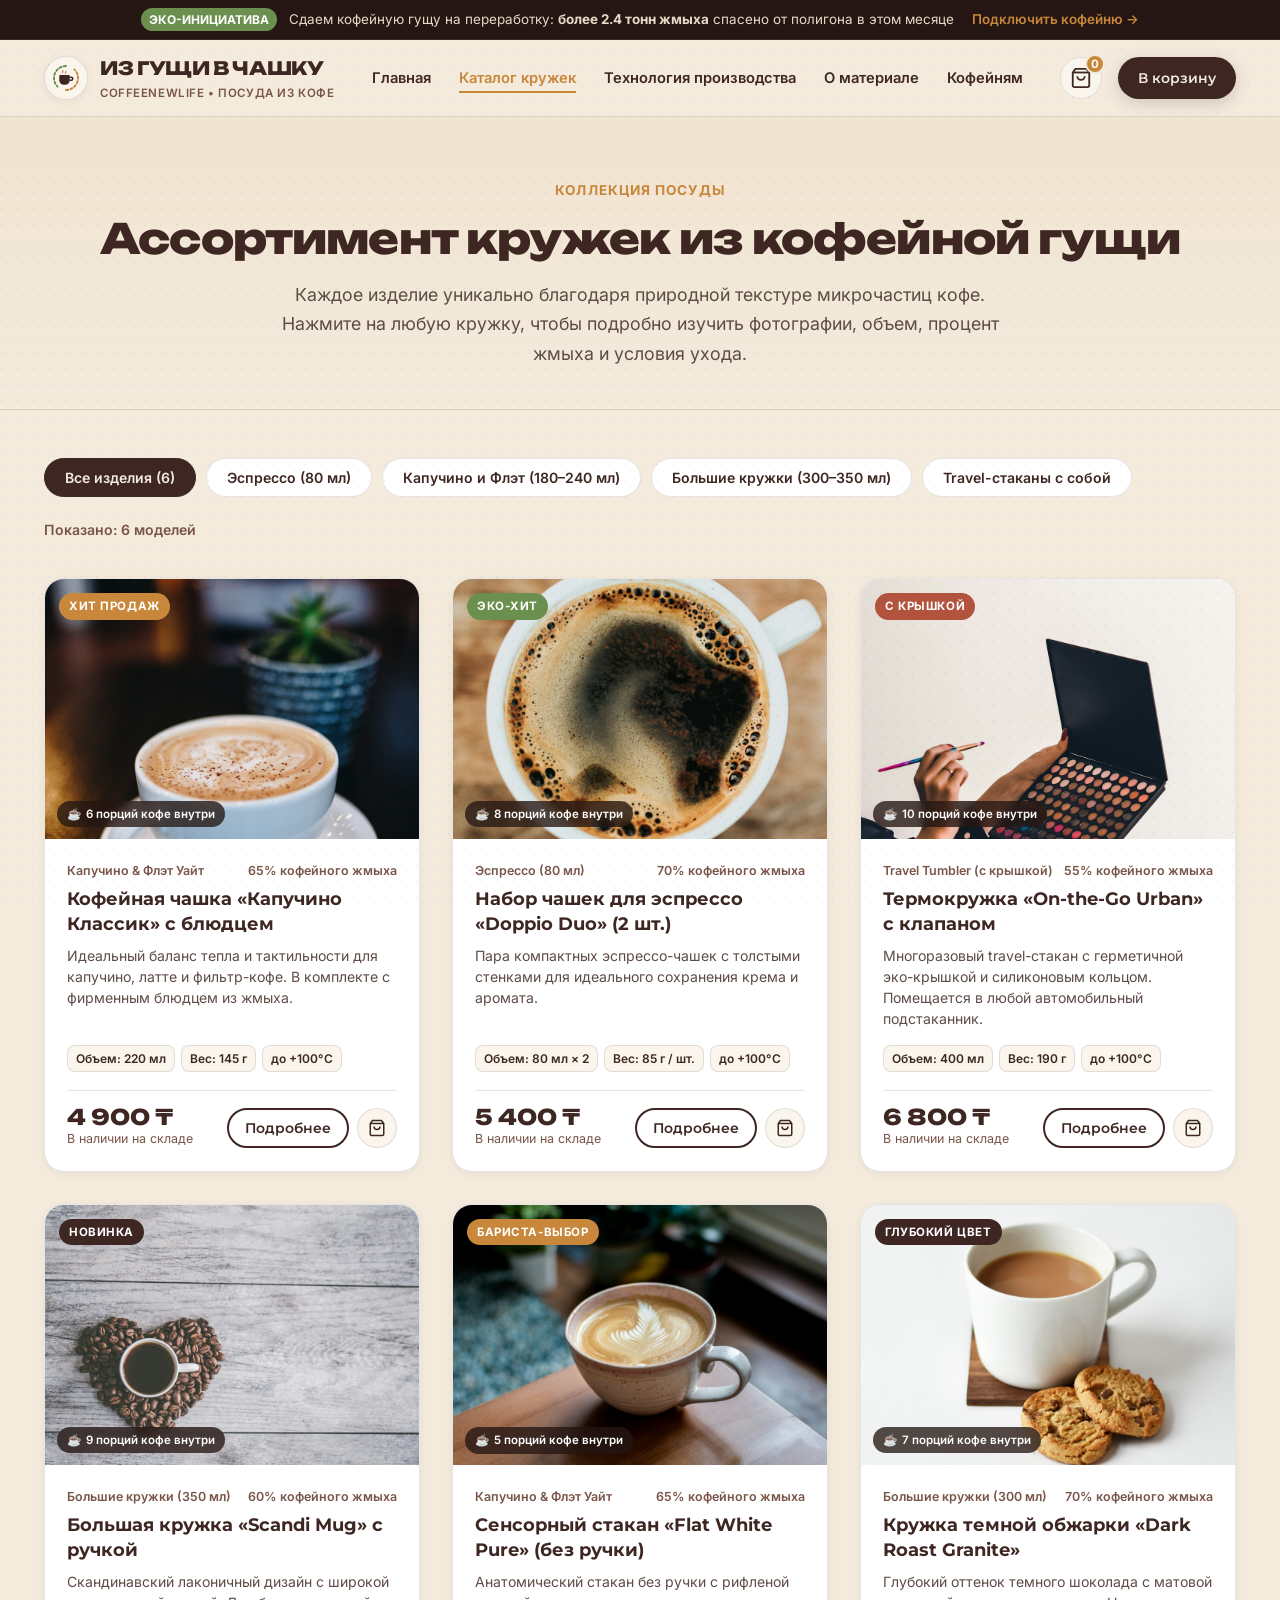
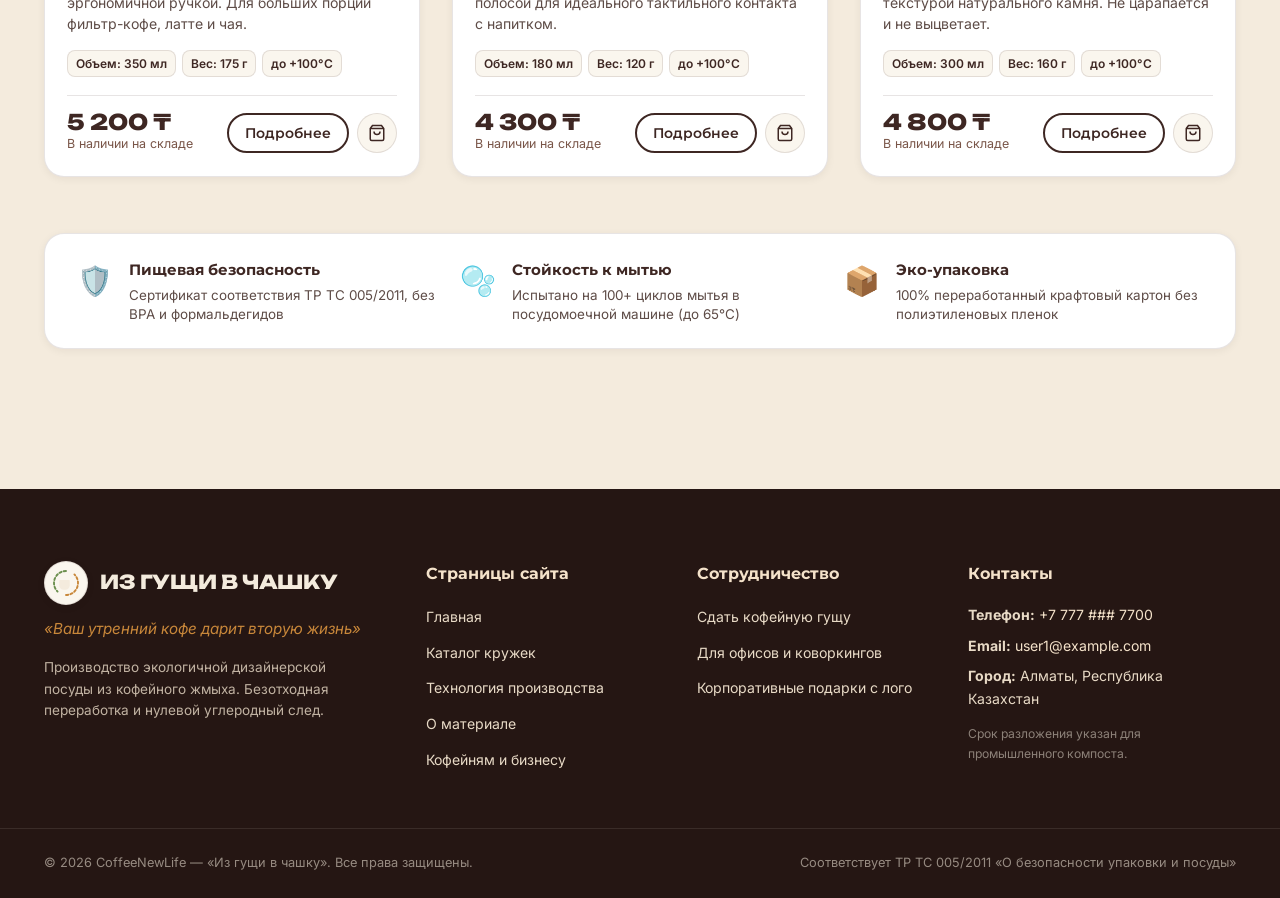
<file: catalog.html>
<!DOCTYPE html>
<html lang="ru">
<head>
  <meta charset="UTF-8">
  <meta name="viewport" content="width=device-width, initial-scale=1.0">
  <title>Каталог кружек из кофейной гущи — Из гущи в чашку</title>
  <meta name="description" content="Купить экологичные кружки из переработанного кофейного жмыха: чашки для эспрессо, капучино, латте и многоразовые travel-стаканы. Доставка по Казахстану и СНГ.">
  
  <link rel="icon" href="data:image/svg+xml,<svg xmlns='http://www.w3.org/2000/svg' viewBox='0 0 100 100'><circle cx='50' cy='50' r='48' fill='%233E2723'/><path d='M30 40h34a1 1 0 0 1 1 1v18a14 14 0 0 1-14 14h-8a14 14 0 0 1-14-14V41a1 1 0 0 1 1-1z' fill='%23C8873A'/><path d='M65 46h6a6 6 0 0 1 6 6v2a6 6 0 0 1-6 6h-6' stroke='%23C8873A' stroke-width='4' fill='none'/></svg>">

  <link rel="preconnect" href="https://fonts.googleapis.com">
  <link rel="preconnect" href="https://fonts.gstatic.com" crossorigin>
  <link href="https://fonts.googleapis.com/css2?family=Montserrat:ital,wght@0,300..800;1,300..800&family=Unbounded:wght@400;600;700;800&family=Inter:wght@300;400;500;600;700&display=swap" rel="stylesheet">

  <link rel="stylesheet" href="styles.css">
</head>
<body>

  <!-- Top Announcement Bar -->
  <div class="top-announcement">
    <div class="container announcement-content">
      <span class="announcement-pill">Эко-инициатива</span>
      <p>Сдаем кофейную гущу на переработку: <strong>более 2.4 тонн жмыха</strong> спасено от полигона в этом месяце</p>
      <a href="partners.html" class="announcement-link">Подключить кофейню &rarr;</a>
    </div>
  </div>

  <!-- Header -->
  <header class="site-header" id="site-header">
    <div class="container header-container">
      <a href="index.html" class="brand-logo" aria-label="На главную">
        <div class="brand-icon">
          <svg viewBox="0 0 40 40" fill="none" class="brand-svg">
            <path d="M20 36C28.8366 36 36 28.8366 36 20C36 15.5 34.2 11.5 31.2 8.5" stroke="#C8873A" stroke-width="2.5" stroke-linecap="round" stroke-dasharray="3 3"/>
            <path d="M20 4C11.1634 4 4 11.1634 4 20C4 24.5 5.8 28.5 8.8 31.5" stroke="#6B8F4E" stroke-width="2.5" stroke-linecap="round" stroke-dasharray="3 3"/>
            <path d="M12 16H24C24.55 16 25 16.45 25 17V23C25 26.31 22.31 29 19 29H17C13.69 29 11 26.31 11 23V17C11 16.45 11.45 16 12 16Z" fill="#3E2723"/>
            <path d="M25 19H27C28.1 19 29 19.9 29 21C29 22.1 28.1 23 27 23H25" stroke="#3E2723" stroke-width="2"/>
            <path d="M15 13C15 13 16 11 16 10" stroke="#C8873A" stroke-width="1.5" stroke-linecap="round"/>
            <path d="M19 14C19 14 20 12 20 11" stroke="#C8873A" stroke-width="1.5" stroke-linecap="round"/>
          </svg>
        </div>
        <div class="brand-text">
          <span class="brand-title">ИЗ ГУЩИ В ЧАШКУ</span>
          <span class="brand-sub">CoffeeNewLife • Посуда из кофе</span>
        </div>
      </a>

      <!-- Desktop Nav -->
      <nav class="main-nav" id="main-nav">
        <ul class="nav-list">
          <li><a href="index.html" class="nav-link">Главная</a></li>
          <li><a href="catalog.html" class="nav-link active">Каталог кружек</a></li>
          <li><a href="production.html" class="nav-link">Технология производства</a></li>
          <li><a href="about.html" class="nav-link">О материале</a></li>
          <li><a href="partners.html" class="nav-link">Кофейням</a></li>
        </ul>
      </nav>

      <!-- Header Actions -->
      <div class="header-actions">
        <button class="cart-trigger-btn" id="cart-trigger" aria-label="Открыть корзину">
          <svg viewBox="0 0 24 24" width="22" height="22" fill="none" stroke="currentColor" stroke-width="2">
            <path d="M6 2L3 6v14a2 2 0 002 2h14a2 2 0 002-2V6l-3-4z"></path>
            <line x1="3" y1="6" x2="21" y2="6"></line>
            <path d="M16 10a4 4 0 01-8 0"></path>
          </svg>
          <span class="cart-badge" id="cart-count">0</span>
        </button>
        <a href="#catalog-grid-top" class="btn btn-primary header-cta-btn">В корзину</a>

        <button class="mobile-menu-toggle" id="menu-toggle" aria-label="Открыть меню">
          <span></span>
          <span></span>
          <span></span>
        </button>
      </div>
    </div>
  </header>

  <!-- Page Hero -->
  <section class="page-hero text-center">
    <div class="container">
      <span class="page-hero-eyebrow">Коллекция посуды</span>
      <h1 class="page-hero-title">Ассортимент кружек из кофейной гущи</h1>
      <p class="page-hero-desc">
        Каждое изделие уникально благодаря природной текстуре микрочастиц кофе. Нажмите на любую кружку, чтобы подробно изучить фотографии, объем, процент жмыха и условия ухода.
      </p>
    </div>
  </section>

  <!-- Catalog Section -->
  <section class="section" id="catalog-grid-top" style="padding-top: 0;">
    <div class="container">
      <!-- Filter Tabs -->
      <div class="catalog-controls">
        <div class="filter-tabs" id="catalog-filters">
          <button class="filter-tab active" data-filter="all">Все изделия (6)</button>
          <button class="filter-tab" data-filter="espresso">Эспрессо (80 мл)</button>
          <button class="filter-tab" data-filter="cappuccino">Капучино и Флэт (180–240 мл)</button>
          <button class="filter-tab" data-filter="mug">Большие кружки (300–350 мл)</button>
          <button class="filter-tab" data-filter="tumbler">Travel-стаканы с собой</button>
        </div>

        <div class="catalog-view-toggle">
          <span class="view-indicator" id="product-count-display">Показано: 6 моделей</span>
        </div>
      </div>

      <!-- Products Grid -->
      <div class="products-grid" id="products-grid">
        <!-- Rendered by app.js -->
      </div>

      <!-- Catalog Trust Badges -->
      <div class="catalog-trust-strip">
        <div class="trust-item">
          <span class="trust-icon">🛡️</span>
          <div>
            <strong>Пищевая безопасность</strong>
            <p>Сертификат соответствия ТР ТС 005/2011, без BPA и формальдегидов</p>
          </div>
        </div>
        <div class="trust-item">
          <span class="trust-icon">🫧</span>
          <div>
            <strong>Стойкость к мытью</strong>
            <p>Испытано на 100+ циклов мытья в посудомоечной машине (до 65°C)</p>
          </div>
        </div>
        <div class="trust-item">
          <span class="trust-icon">📦</span>
          <div>
            <strong>Эко-упаковка</strong>
            <p>100% переработанный крафтовый картон без полиэтиленовых пленок</p>
          </div>
        </div>
      </div>
    </div>
  </section>

  <!-- Footer -->
  <footer class="site-footer">
    <div class="container footer-container">
      <div class="footer-col brand-col">
        <div class="footer-logo">
          <div class="brand-icon">
            <svg viewBox="0 0 40 40" fill="none" class="brand-svg">
              <path d="M20 36C28.8366 36 36 28.8366 36 20C36 15.5 34.2 11.5 31.2 8.5" stroke="#C8873A" stroke-width="2.5" stroke-linecap="round" stroke-dasharray="3 3"/>
              <path d="M20 4C11.1634 4 4 11.1634 4 20C4 24.5 5.8 28.5 8.8 31.5" stroke="#6B8F4E" stroke-width="2.5" stroke-linecap="round" stroke-dasharray="3 3"/>
              <path d="M12 16H24C24.55 16 25 16.45 25 17V23C25 26.31 22.31 29 19 29H17C13.69 29 11 26.31 11 23V17C11 16.45 11.45 16 12 16Z" fill="#F4EBDD"/>
            </svg>
          </div>
          <span class="footer-title">ИЗ ГУЩИ В ЧАШКУ</span>
        </div>
        <p class="footer-slogan">«Ваш утренний кофе дарит вторую жизнь»</p>
        <p class="footer-desc">
          Производство экологичной дизайнерской посуды из кофейного жмыха. Безотходная переработка и нулевой углеродный след.
        </p>
      </div>

      <div class="footer-col">
        <h4 class="footer-heading">Страницы сайта</h4>
        <ul class="footer-links">
          <li><a href="index.html">Главная</a></li>
          <li><a href="catalog.html">Каталог кружек</a></li>
          <li><a href="production.html">Технология производства</a></li>
          <li><a href="about.html">О материале</a></li>
          <li><a href="partners.html">Кофейням и бизнесу</a></li>
        </ul>
      </div>

      <div class="footer-col">
        <h4 class="footer-heading">Сотрудничество</h4>
        <ul class="footer-links">
          <li><a href="partners.html">Сдать кофейную гущу</a></li>
          <li><a href="partners.html">Для офисов и коворкингов</a></li>
          <li><a href="catalog.html">Корпоративные подарки с лого</a></li>
        </ul>
      </div>

      <div class="footer-col contact-col">
        <h4 class="footer-heading">Контакты</h4>
        <div class="footer-contacts">
          <p><strong>Телефон:</strong> <a href="tel:+77770007700">+7 777 ### 7700</a></p>
          <p><strong>Email:</strong> <a href="mailto:user1@example.com">user1@example.com</a></p>
          <p><strong>Город:</strong> Алматы, Республика Казахстан</p>
          <p class="footer-note">Срок разложения указан для промышленного компоста.</p>
        </div>
      </div>
    </div>

    <div class="footer-bottom">
      <div class="container bottom-inner">
        <p>© 2026 CoffeeNewLife — «Из гущи в чашку». Все права защищены.</p>
        <p>Соответствует ТР ТС 005/2011 «О безопасности упаковки и посуды»</p>
      </div>
    </div>
  </footer>

  <!-- Product Detail Modal (Быстрый просмотр любой кружки) -->
  <div class="modal-overlay" id="product-modal-overlay" aria-hidden="true">
    <div class="modal-dialog product-modal-dialog" role="dialog" aria-modal="true" aria-labelledby="modal-product-title">
      <button class="modal-close-btn" id="modal-close-btn" aria-label="Закрыть модальное окно">&times;</button>
      <div class="product-modal-body" id="product-modal-content"></div>
    </div>
  </div>

  <!-- Cart Drawer -->
  <div class="cart-drawer-overlay" id="cart-drawer-overlay" aria-hidden="true">
    <aside class="cart-drawer" id="cart-drawer" role="dialog" aria-label="Корзина покупок">
      <div class="cart-header">
        <h3>Ваша корзина</h3>
        <button class="cart-close-btn" id="cart-close-btn">&times;</button>
      </div>

      <div class="cart-items-container" id="cart-items-container"></div>

      <div class="cart-footer" id="cart-footer">
        <div class="cart-summary-row">
          <span>Сумма заказа:</span>
          <span class="cart-total-price" id="cart-total-price">0 ₸</span>
        </div>
        <div class="cart-impact-notice">
          🌱 Этот заказ спасет <strong id="cart-coffee-saved">0 г</strong> кофейного жмыха!
        </div>
        <button class="btn btn-accent btn-block btn-lg" onclick="checkoutOrder()">
          Оформить эко-заказ &rarr;
        </button>
      </div>
    </aside>
  </div>

  <div class="toast-container" id="toast-container"></div>

  <script src="app.js"></script>
</body>
</html>
</file>
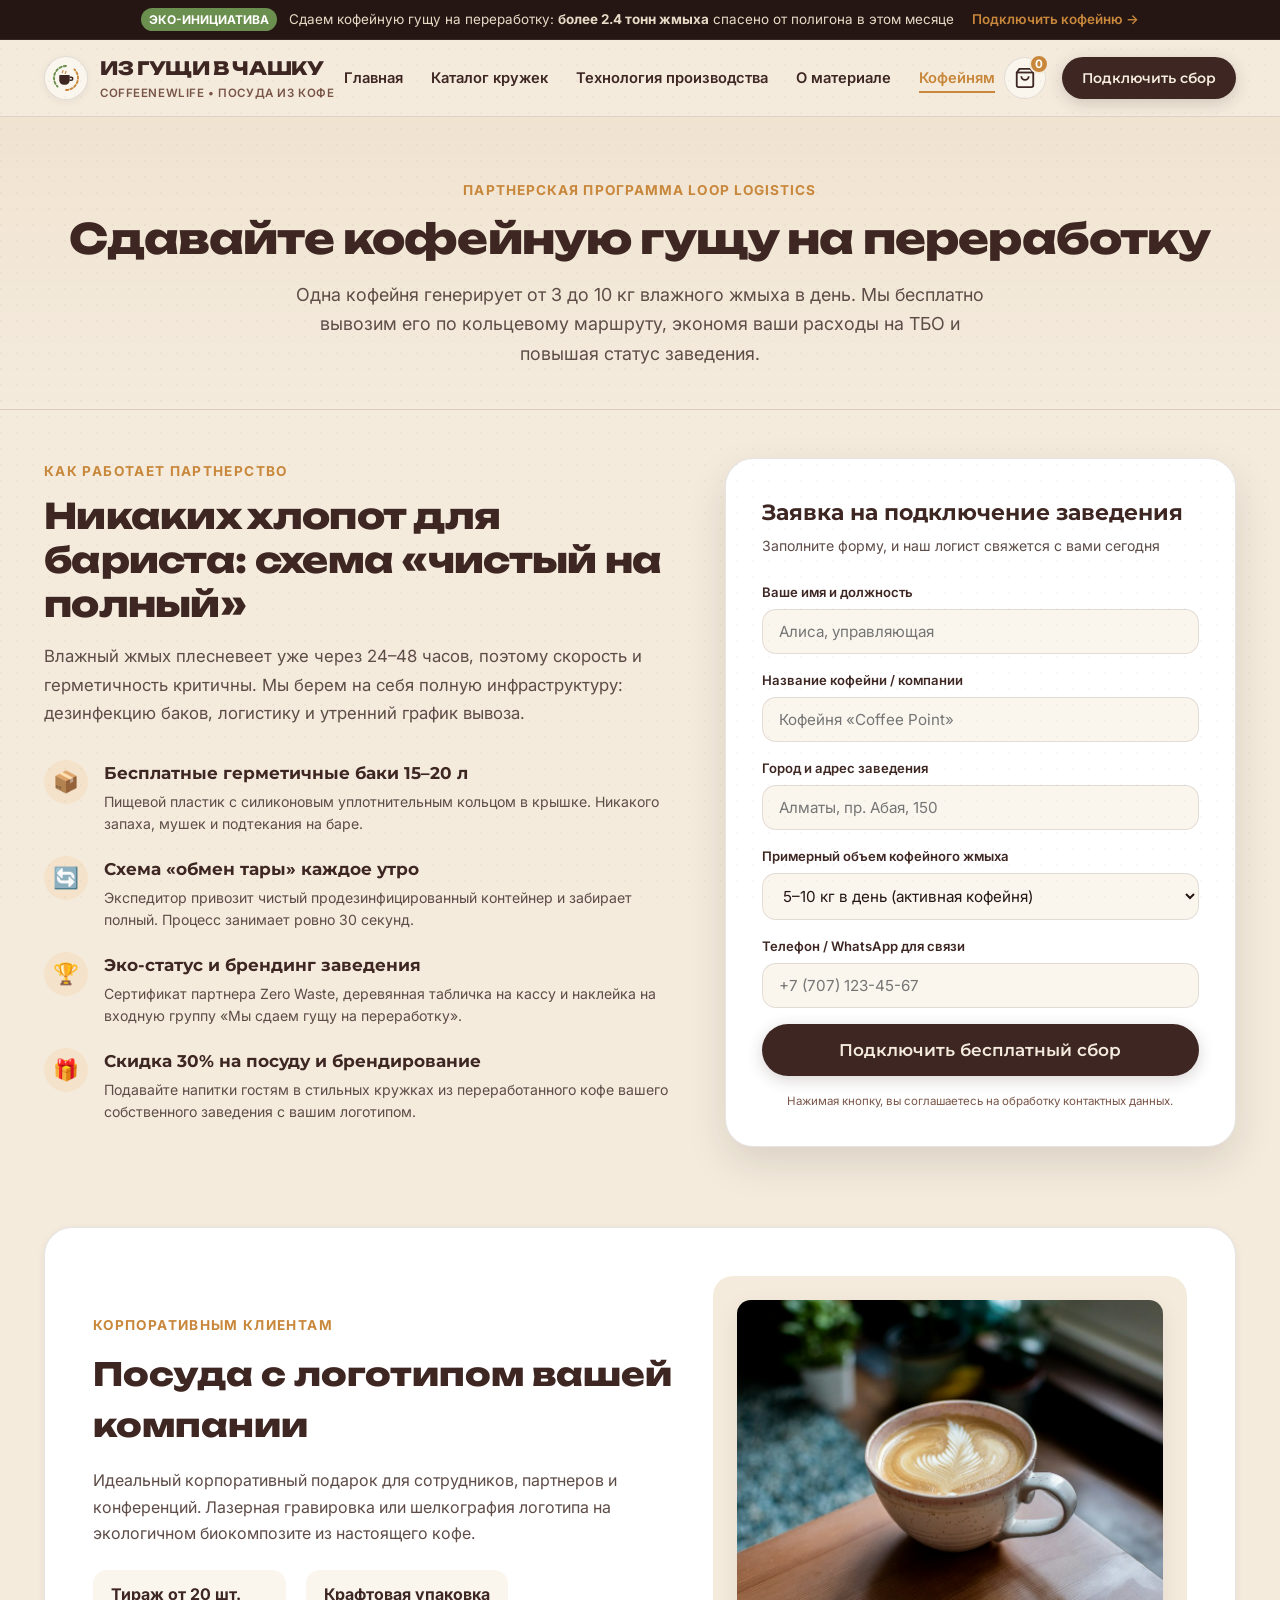
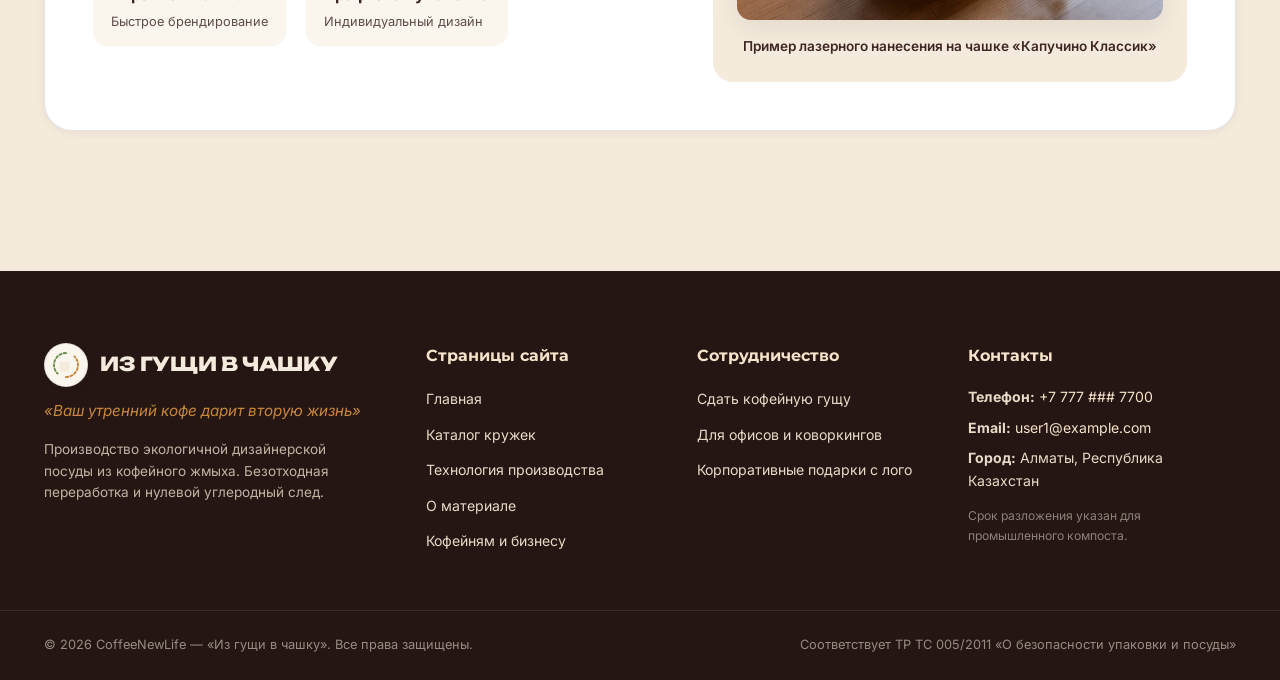
<file: partners.html>
<!DOCTYPE html>
<html lang="ru">
<head>
  <meta charset="UTF-8">
  <meta name="viewport" content="width=device-width, initial-scale=1.0">
  <title>Кофейням и бизнесу: Сдать кофейную гущу — Из гущи в чашку</title>
  <meta name="description" content="Бесплатный вывоз кофейного жмыха для кофеен и офисов в Алматы. Предоставляем герметичные баки 15-20 л, обменную тару, эко-статус и скидку 30% на посуду.">
  
  <link rel="icon" href="data:image/svg+xml,<svg xmlns='http://www.w3.org/2000/svg' viewBox='0 0 100 100'><circle cx='50' cy='50' r='48' fill='%233E2723'/><path d='M30 40h34a1 1 0 0 1 1 1v18a14 14 0 0 1-14 14h-8a14 14 0 0 1-14-14V41a1 1 0 0 1 1-1z' fill='%23C8873A'/><path d='M65 46h6a6 6 0 0 1 6 6v2a6 6 0 0 1-6 6h-6' stroke='%23C8873A' stroke-width='4' fill='none'/></svg>">

  <link rel="preconnect" href="https://fonts.googleapis.com">
  <link rel="preconnect" href="https://fonts.gstatic.com" crossorigin>
  <link href="https://fonts.googleapis.com/css2?family=Montserrat:ital,wght@0,300..800;1,300..800&family=Unbounded:wght@400;600;700;800&family=Inter:wght@300;400;500;600;700&display=swap" rel="stylesheet">

  <link rel="stylesheet" href="styles.css">
</head>
<body>

  <!-- Top Announcement Bar -->
  <div class="top-announcement">
    <div class="container announcement-content">
      <span class="announcement-pill">Эко-инициатива</span>
      <p>Сдаем кофейную гущу на переработку: <strong>более 2.4 тонн жмыха</strong> спасено от полигона в этом месяце</p>
      <a href="partners.html" class="announcement-link">Подключить кофейню &rarr;</a>
    </div>
  </div>

  <!-- Header -->
  <header class="site-header" id="site-header">
    <div class="container header-container">
      <a href="index.html" class="brand-logo" aria-label="На главную">
        <div class="brand-icon">
          <svg viewBox="0 0 40 40" fill="none" class="brand-svg">
            <path d="M20 36C28.8366 36 36 28.8366 36 20C36 15.5 34.2 11.5 31.2 8.5" stroke="#C8873A" stroke-width="2.5" stroke-linecap="round" stroke-dasharray="3 3"/>
            <path d="M20 4C11.1634 4 4 11.1634 4 20C4 24.5 5.8 28.5 8.8 31.5" stroke="#6B8F4E" stroke-width="2.5" stroke-linecap="round" stroke-dasharray="3 3"/>
            <path d="M12 16H24C24.55 16 25 16.45 25 17V23C25 26.31 22.31 29 19 29H17C13.69 29 11 26.31 11 23V17C11 16.45 11.45 16 12 16Z" fill="#3E2723"/>
            <path d="M25 19H27C28.1 19 29 19.9 29 21C29 22.1 28.1 23 27 23H25" stroke="#3E2723" stroke-width="2"/>
            <path d="M15 13C15 13 16 11 16 10" stroke="#C8873A" stroke-width="1.5" stroke-linecap="round"/>
            <path d="M19 14C19 14 20 12 20 11" stroke="#C8873A" stroke-width="1.5" stroke-linecap="round"/>
          </svg>
        </div>
        <div class="brand-text">
          <span class="brand-title">ИЗ ГУЩИ В ЧАШКУ</span>
          <span class="brand-sub">CoffeeNewLife • Посуда из кофе</span>
        </div>
      </a>

      <!-- Desktop Nav -->
      <nav class="main-nav" id="main-nav">
        <ul class="nav-list">
          <li><a href="index.html" class="nav-link">Главная</a></li>
          <li><a href="catalog.html" class="nav-link">Каталог кружек</a></li>
          <li><a href="production.html" class="nav-link">Технология производства</a></li>
          <li><a href="about.html" class="nav-link">О материале</a></li>
          <li><a href="partners.html" class="nav-link active">Кофейням</a></li>
        </ul>
      </nav>

      <!-- Header Actions -->
      <div class="header-actions">
        <button class="cart-trigger-btn" id="cart-trigger" aria-label="Открыть корзину">
          <svg viewBox="0 0 24 24" width="22" height="22" fill="none" stroke="currentColor" stroke-width="2">
            <path d="M6 2L3 6v14a2 2 0 002 2h14a2 2 0 002-2V6l-3-4z"></path>
            <line x1="3" y1="6" x2="21" y2="6"></line>
            <path d="M16 10a4 4 0 01-8 0"></path>
          </svg>
          <span class="cart-badge" id="cart-count">0</span>
        </button>
        <a href="#partner-form-section" class="btn btn-primary header-cta-btn">Подключить сбор</a>

        <button class="mobile-menu-toggle" id="menu-toggle" aria-label="Открыть меню">
          <span></span>
          <span></span>
          <span></span>
        </button>
      </div>
    </div>
  </header>

  <!-- Page Hero -->
  <section class="page-hero text-center">
    <div class="container">
      <span class="page-hero-eyebrow">Партнерская программа Loop Logistics</span>
      <h1 class="page-hero-title">Сдавайте кофейную гущу на переработку</h1>
      <p class="page-hero-desc">
        Одна кофейня генерирует от 3 до 10 кг влажного жмыха в день. Мы бесплатно вывозим его по кольцевому маршруту, экономя ваши расходы на ТБО и повышая статус заведения.
      </p>
    </div>
  </section>

  <!-- Partner Features & Form -->
  <section class="section" id="partner-form-section" style="padding-top: 0;">
    <div class="container">
      <div class="partner-grid">
        <div class="partner-content">
          <span class="section-eyebrow">Как работает партнерство</span>
          <h2 class="section-title">Никаких хлопот для бариста: схема «чистый на полный»</h2>
          <p class="partner-p">
            Влажный жмых плесневеет уже через 24–48 часов, поэтому скорость и герметичность критичны. Мы берем на себя полную инфраструктуру: дезинфекцию баков, логистику и утренний график вывоза.
          </p>

          <div class="partner-perks">
            <div class="perk-item">
              <div class="perk-icon">📦</div>
              <div>
                <h4>Бесплатные герметичные баки 15–20 л</h4>
                <p>Пищевой пластик с силиконовым уплотнительным кольцом в крышке. Никакого запаха, мушек и подтекания на баре.</p>
              </div>
            </div>

            <div class="perk-item">
              <div class="perk-icon">🔄</div>
              <div>
                <h4>Схема «обмен тары» каждое утро</h4>
                <p>Экспедитор привозит чистый продезинфицированный контейнер и забирает полный. Процесс занимает ровно 30 секунд.</p>
              </div>
            </div>

            <div class="perk-item">
              <div class="perk-icon">🏆</div>
              <div>
                <h4>Эко-статус и брендинг заведения</h4>
                <p>Сертификат партнера Zero Waste, деревянная табличка на кассу и наклейка на входную группу «Мы сдаем гущу на переработку».</p>
              </div>
            </div>

            <div class="perk-item">
              <div class="perk-icon">🎁</div>
              <div>
                <h4>Скидка 30% на посуду и брендирование</h4>
                <p>Подавайте напитки гостям в стильных кружках из переработанного кофе вашего собственного заведения с вашим логотипом.</p>
              </div>
            </div>
          </div>
        </div>

        <div class="partner-form-card">
          <div class="form-header">
            <h3>Заявка на подключение заведения</h3>
            <p>Заполните форму, и наш логист свяжется с вами сегодня</p>
          </div>

          <form id="partner-lead-form" class="partner-form" onsubmit="handlePartnerSubmit(event)">
            <div class="form-group">
              <label for="lead-name">Ваше имя и должность</label>
              <input type="text" id="lead-name" class="form-input" placeholder="Алиса, управляющая" required>
            </div>

            <div class="form-group">
              <label for="lead-cafe">Название кофейни / компании</label>
              <input type="text" id="lead-cafe" class="form-input" placeholder="Кофейня «Coffee Point»" required>
            </div>

            <div class="form-group">
              <label for="lead-city">Город и адрес заведения</label>
              <input type="text" id="lead-city" class="form-input" placeholder="Алматы, пр. Абая, 150" required>
            </div>

            <div class="form-group">
              <label for="lead-volume">Примерный объем кофейного жмыха</label>
              <select id="lead-volume" class="form-input">
                <option value="small">3–5 кг в день (1 кофемашина)</option>
                <option value="medium" selected>5–10 кг в день (активная кофейня)</option>
                <option value="large">Более 10 кг в день (сеть или большой коворкинг)</option>
              </select>
            </div>

            <div class="form-group">
              <label for="lead-phone">Телефон / WhatsApp для связи</label>
              <input type="tel" id="lead-phone" class="form-input" placeholder="+7 (707) 123-45-67" required>
            </div>

            <button type="submit" class="btn btn-primary btn-block btn-lg" id="partner-submit-btn">
              <span>Подключить бесплатный сбор</span>
            </button>

            <p class="form-privacy">Нажимая кнопку, вы соглашаетесь на обработку контактных данных.</p>
          </form>
        </div>
      </div>

      <!-- Corporate Merch Section -->
      <div style="margin-top: 80px; background: #fff; border: 1px solid var(--color-border); border-radius: var(--radius-xl); padding: 48px; box-shadow: var(--shadow-sm);">
        <div style="display: grid; grid-template-columns: 1.1fr 0.9fr; gap: 40px; align-items: center;">
          <div>
            <span class="section-eyebrow">Корпоративным клиентам</span>
            <h2 style="font-family: var(--font-display); font-size: 2rem; font-weight: 800; color: var(--color-coffee); margin-bottom: 16px;">
              Посуда с логотипом вашей компании
            </h2>
            <p style="font-size: 1rem; color: var(--color-text-muted); line-height: 1.65; margin-bottom: 24px;">
              Идеальный корпоративный подарок для сотрудников, партнеров и конференций. Лазерная гравировка или шелкография логотипа на экологичном биокомпозите из настоящего кофе.
            </p>
            <div style="display: flex; gap: 20px; flex-wrap: wrap;">
              <div style="background: var(--color-cream-light); padding: 12px 18px; border-radius: var(--radius-md);">
                <strong style="color: var(--color-coffee); display: block;">Тираж от 20 шт.</strong>
                <span style="font-size: 0.8rem; color: var(--color-text-muted);">Быстрое брендирование</span>
              </div>
              <div style="background: var(--color-cream-light); padding: 12px 18px; border-radius: var(--radius-md);">
                <strong style="color: var(--color-coffee); display: block;">Крафтовая упаковка</strong>
                <span style="font-size: 0.8rem; color: var(--color-text-muted);">Индивидуальный дизайн</span>
              </div>
            </div>
          </div>
          <div style="background: var(--color-cream); border-radius: var(--radius-lg); padding: 24px; text-align: center;">
            <img src="assets/images/cup_lifestyle.jpg" alt="Корпоративные чашки из кофейного жмыха" style="border-radius: var(--radius-md); box-shadow: var(--shadow-md); margin-bottom: 16px;">
            <p style="font-size: 0.85rem; font-weight: 600; color: var(--color-coffee);">Пример лазерного нанесения на чашке «Капучино Классик»</p>
          </div>
        </div>
      </div>
    </div>
  </section>

  <!-- Footer -->
  <footer class="site-footer">
    <div class="container footer-container">
      <div class="footer-col brand-col">
        <div class="footer-logo">
          <div class="brand-icon">
            <svg viewBox="0 0 40 40" fill="none" class="brand-svg">
              <path d="M20 36C28.8366 36 36 28.8366 36 20C36 15.5 34.2 11.5 31.2 8.5" stroke="#C8873A" stroke-width="2.5" stroke-linecap="round" stroke-dasharray="3 3"/>
              <path d="M20 4C11.1634 4 4 11.1634 4 20C4 24.5 5.8 28.5 8.8 31.5" stroke="#6B8F4E" stroke-width="2.5" stroke-linecap="round" stroke-dasharray="3 3"/>
              <path d="M12 16H24C24.55 16 25 16.45 25 17V23C25 26.31 22.31 29 19 29H17C13.69 29 11 26.31 11 23V17C11 16.45 11.45 16 12 16Z" fill="#F4EBDD"/>
            </svg>
          </div>
          <span class="footer-title">ИЗ ГУЩИ В ЧАШКУ</span>
        </div>
        <p class="footer-slogan">«Ваш утренний кофе дарит вторую жизнь»</p>
        <p class="footer-desc">
          Производство экологичной дизайнерской посуды из кофейного жмыха. Безотходная переработка и нулевой углеродный след.
        </p>
      </div>

      <div class="footer-col">
        <h4 class="footer-heading">Страницы сайта</h4>
        <ul class="footer-links">
          <li><a href="index.html">Главная</a></li>
          <li><a href="catalog.html">Каталог кружек</a></li>
          <li><a href="production.html">Технология производства</a></li>
          <li><a href="about.html">О материале</a></li>
          <li><a href="partners.html">Кофейням и бизнесу</a></li>
        </ul>
      </div>

      <div class="footer-col">
        <h4 class="footer-heading">Сотрудничество</h4>
        <ul class="footer-links">
          <li><a href="partners.html">Сдать кофейную гущу</a></li>
          <li><a href="partners.html">Для офисов и коворкингов</a></li>
          <li><a href="catalog.html">Корпоративные подарки с лого</a></li>
        </ul>
      </div>

      <div class="footer-col contact-col">
        <h4 class="footer-heading">Контакты</h4>
        <div class="footer-contacts">
          <p><strong>Телефон:</strong> <a href="tel:+77770007700">+7 777 ### 7700</a></p>
          <p><strong>Email:</strong> <a href="mailto:user1@example.com">user1@example.com</a></p>
          <p><strong>Город:</strong> Алматы, Республика Казахстан</p>
          <p class="footer-note">Срок разложения указан для промышленного компоста.</p>
        </div>
      </div>
    </div>

    <div class="footer-bottom">
      <div class="container bottom-inner">
        <p>© 2026 CoffeeNewLife — «Из гущи в чашку». Все права защищены.</p>
        <p>Соответствует ТР ТС 005/2011 «О безопасности упаковки и посуды»</p>
      </div>
    </div>
  </footer>

  <!-- Product Detail Modal -->
  <div class="modal-overlay" id="product-modal-overlay" aria-hidden="true">
    <div class="modal-dialog product-modal-dialog" role="dialog" aria-modal="true" aria-labelledby="modal-product-title">
      <button class="modal-close-btn" id="modal-close-btn" aria-label="Закрыть">&times;</button>
      <div class="product-modal-body" id="product-modal-content"></div>
    </div>
  </div>

  <!-- Cart Drawer -->
  <div class="cart-drawer-overlay" id="cart-drawer-overlay" aria-hidden="true">
    <aside class="cart-drawer" id="cart-drawer" role="dialog" aria-label="Корзина покупок">
      <div class="cart-header">
        <h3>Ваша корзина</h3>
        <button class="cart-close-btn" id="cart-close-btn">&times;</button>
      </div>
      <div class="cart-items-container" id="cart-items-container"></div>
      <div class="cart-footer" id="cart-footer">
        <div class="cart-summary-row">
          <span>Сумма заказа:</span>
          <span class="cart-total-price" id="cart-total-price">0 ₸</span>
        </div>
        <div class="cart-impact-notice">
          🌱 Этот заказ спасет <strong id="cart-coffee-saved">0 г</strong> кофейного жмыха!
        </div>
        <button class="btn btn-accent btn-block btn-lg" onclick="checkoutOrder()">
          Оформить эко-заказ &rarr;
        </button>
      </div>
    </aside>
  </div>

  <div class="toast-container" id="toast-container"></div>

  <script src="app.js"></script>
</body>
</html>
</file>
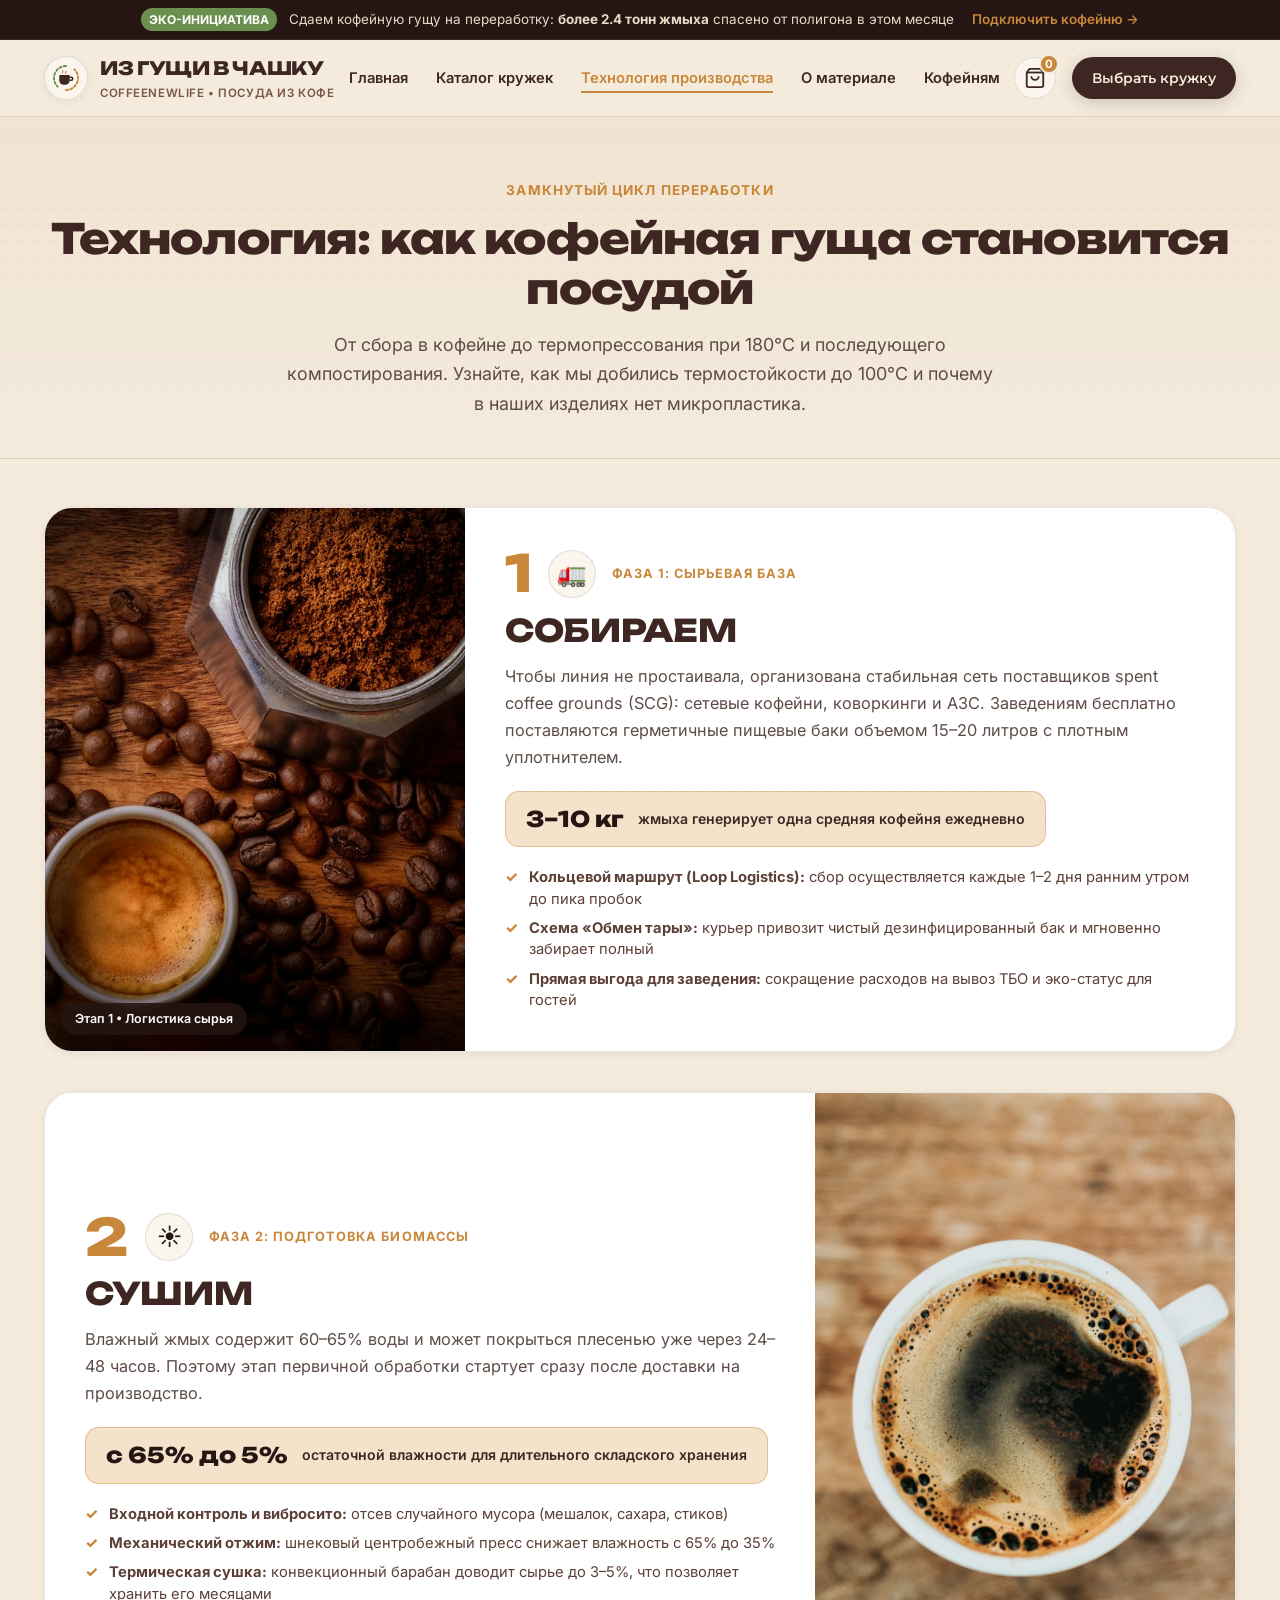
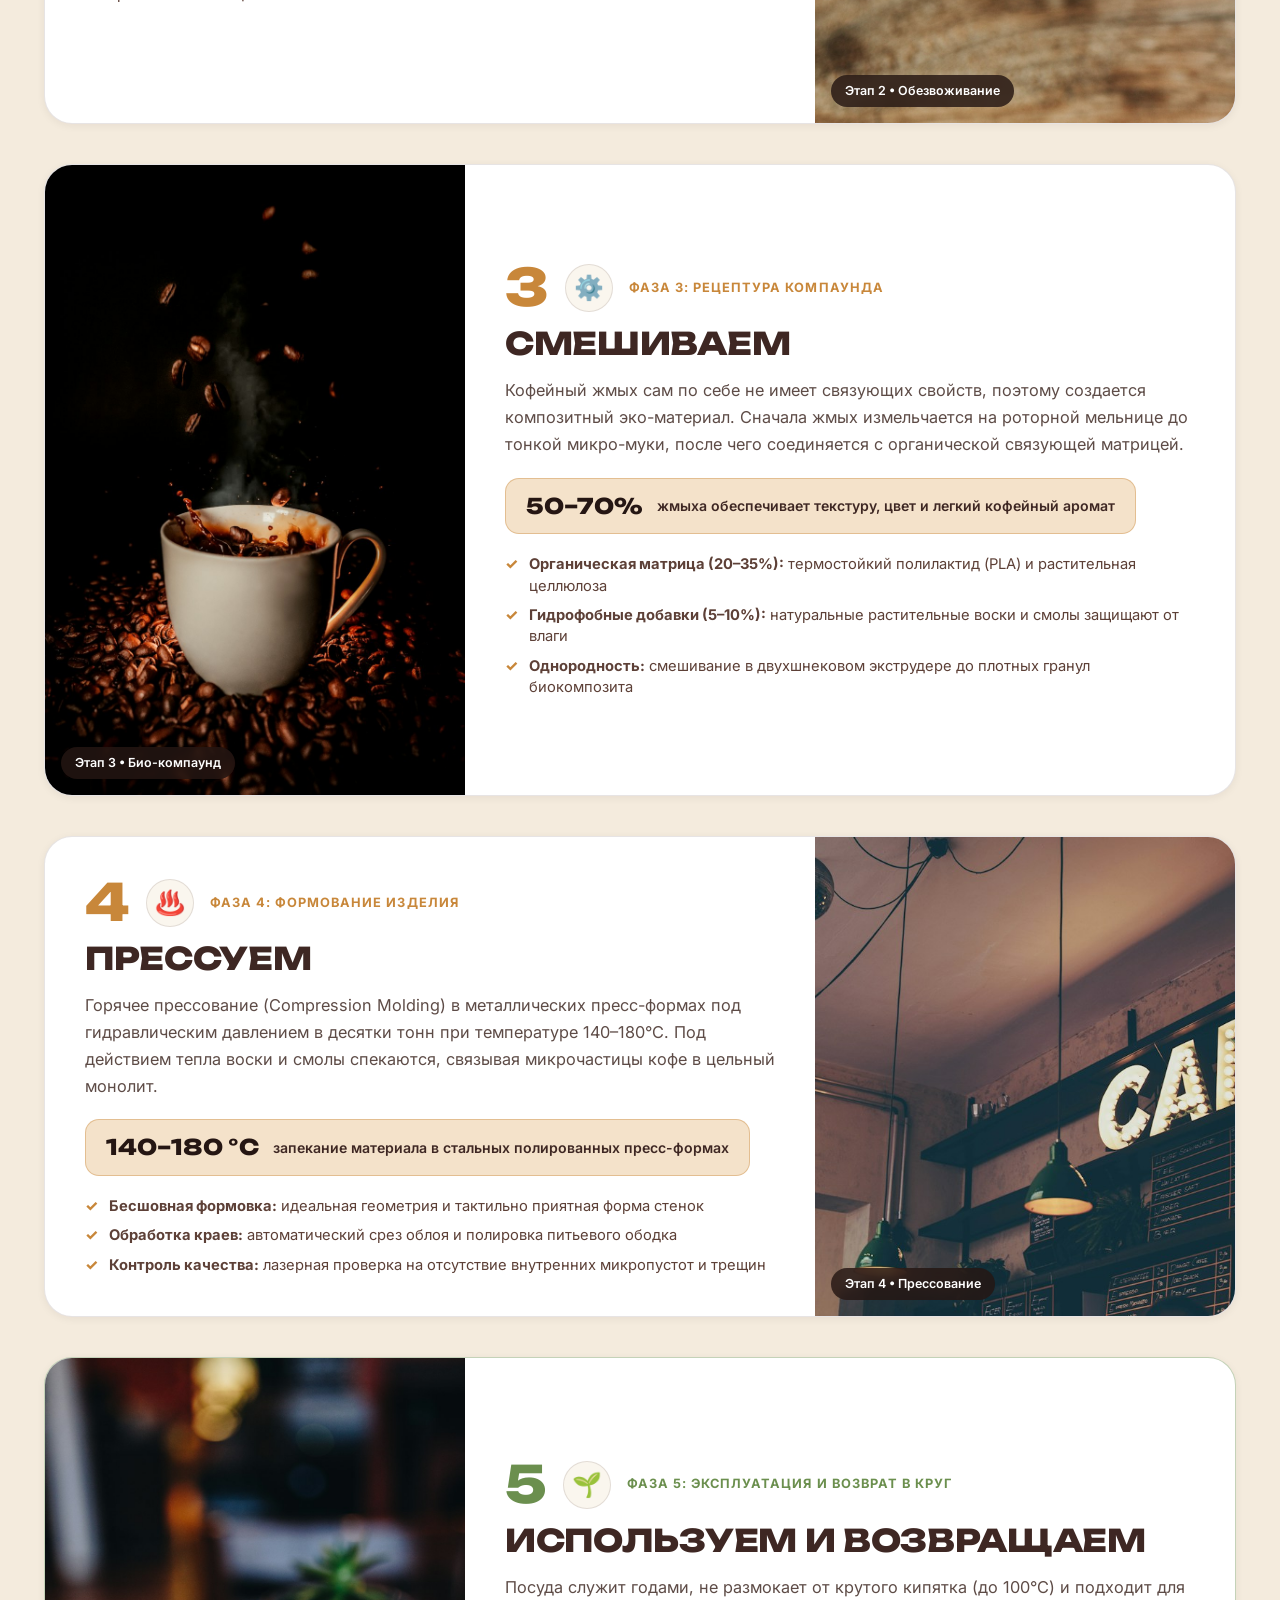
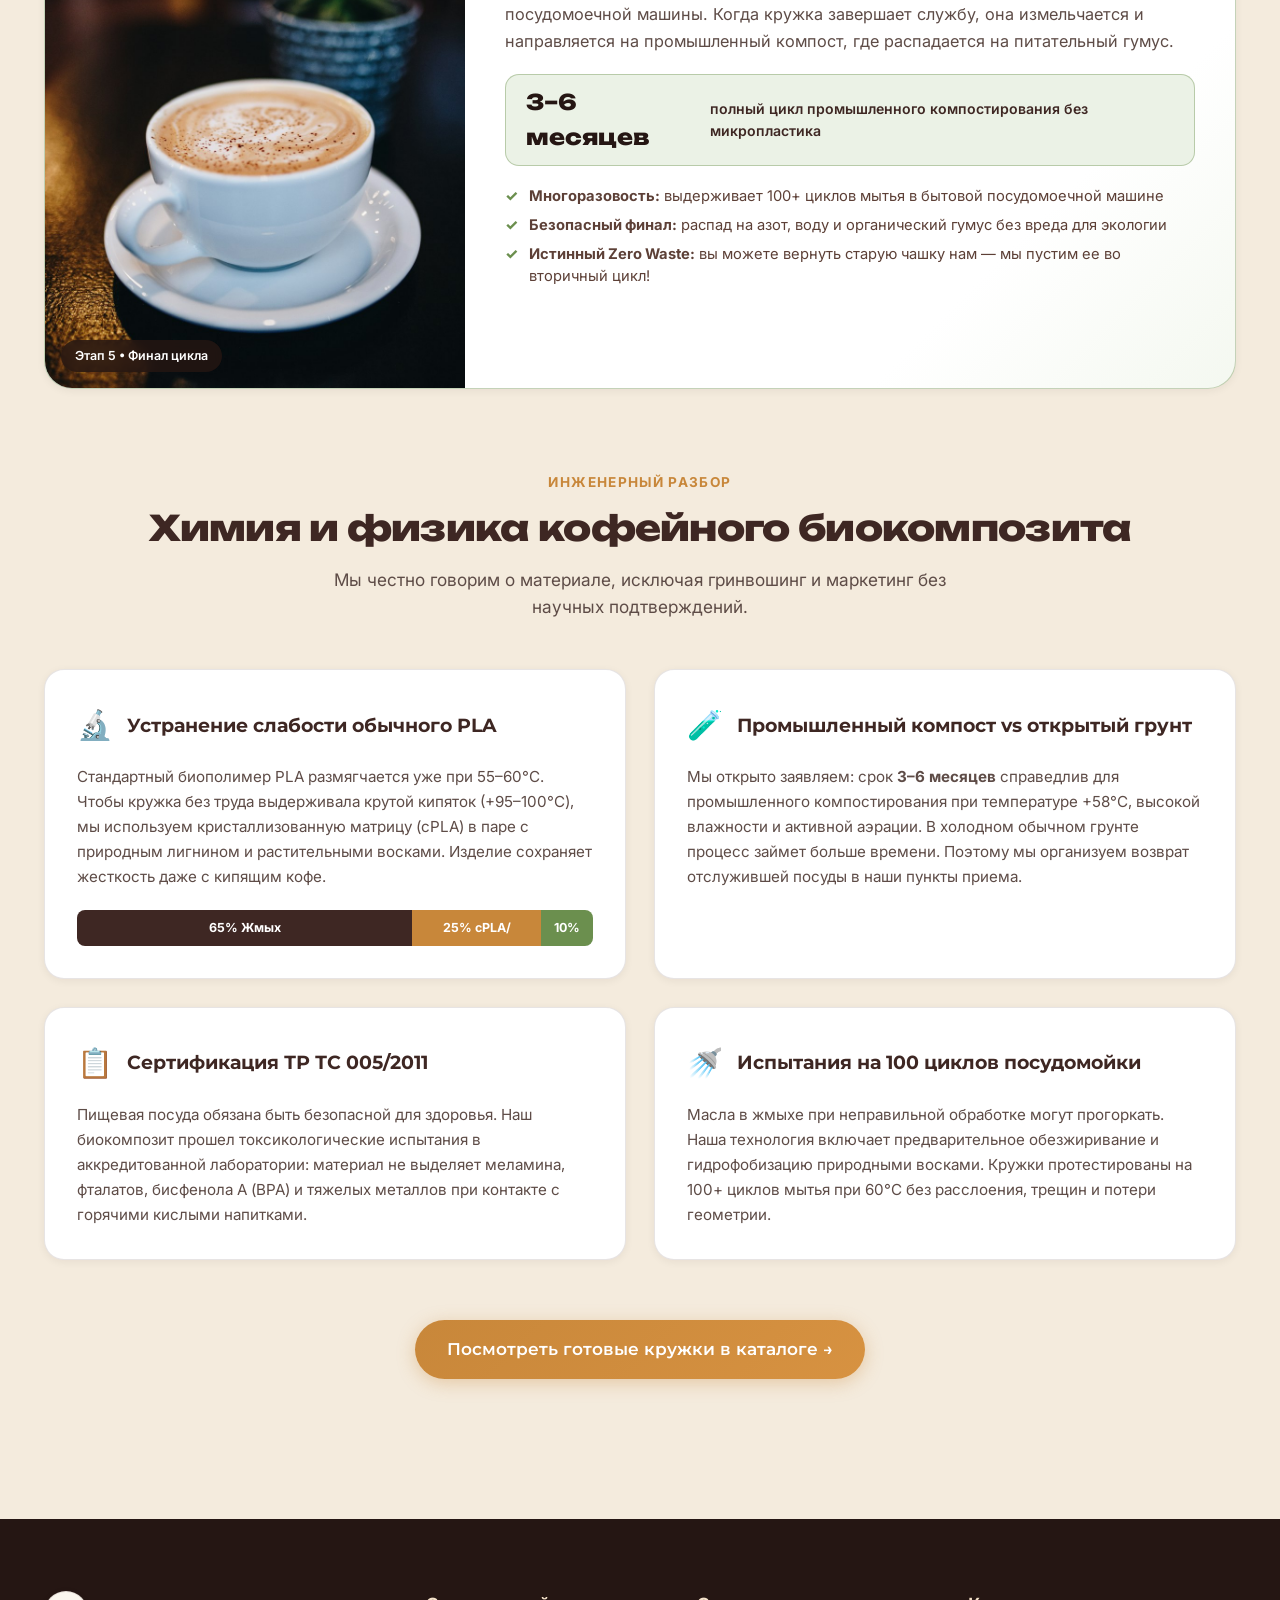
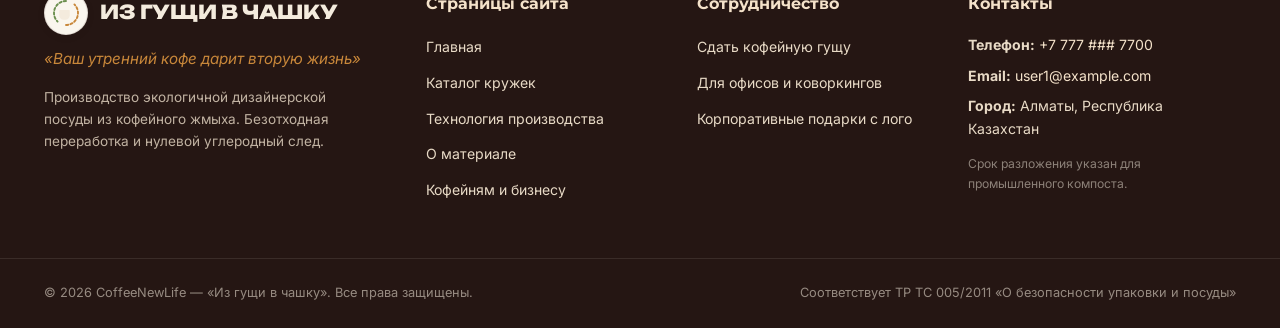
<file: production.html>
<!DOCTYPE html>
<html lang="ru">
<head>
  <meta charset="UTF-8">
  <meta name="viewport" content="width=device-width, initial-scale=1.0">
  <title>Технология производства посуды из кофейного жмыха — Из гущи в чашку</title>
  <meta name="description" content="Инженерная технология переработки кофейного жмыха в термостойкую био-посуду. 5 этапов: сбор, сушка, микронизация, горячее прессование и возврат в почву.">
  
  <link rel="icon" href="data:image/svg+xml,<svg xmlns='http://www.w3.org/2000/svg' viewBox='0 0 100 100'><circle cx='50' cy='50' r='48' fill='%233E2723'/><path d='M30 40h34a1 1 0 0 1 1 1v18a14 14 0 0 1-14 14h-8a14 14 0 0 1-14-14V41a1 1 0 0 1 1-1z' fill='%23C8873A'/><path d='M65 46h6a6 6 0 0 1 6 6v2a6 6 0 0 1-6 6h-6' stroke='%23C8873A' stroke-width='4' fill='none'/></svg>">

  <link rel="preconnect" href="https://fonts.googleapis.com">
  <link rel="preconnect" href="https://fonts.gstatic.com" crossorigin>
  <link href="https://fonts.googleapis.com/css2?family=Montserrat:ital,wght@0,300..800;1,300..800&family=Unbounded:wght@400;600;700;800&family=Inter:wght@300;400;500;600;700&display=swap" rel="stylesheet">

  <link rel="stylesheet" href="styles.css">
</head>
<body>

  <!-- Top Announcement Bar -->
  <div class="top-announcement">
    <div class="container announcement-content">
      <span class="announcement-pill">Эко-инициатива</span>
      <p>Сдаем кофейную гущу на переработку: <strong>более 2.4 тонн жмыха</strong> спасено от полигона в этом месяце</p>
      <a href="partners.html" class="announcement-link">Подключить кофейню &rarr;</a>
    </div>
  </div>

  <!-- Header -->
  <header class="site-header" id="site-header">
    <div class="container header-container">
      <a href="index.html" class="brand-logo" aria-label="На главную">
        <div class="brand-icon">
          <svg viewBox="0 0 40 40" fill="none" class="brand-svg">
            <path d="M20 36C28.8366 36 36 28.8366 36 20C36 15.5 34.2 11.5 31.2 8.5" stroke="#C8873A" stroke-width="2.5" stroke-linecap="round" stroke-dasharray="3 3"/>
            <path d="M20 4C11.1634 4 4 11.1634 4 20C4 24.5 5.8 28.5 8.8 31.5" stroke="#6B8F4E" stroke-width="2.5" stroke-linecap="round" stroke-dasharray="3 3"/>
            <path d="M12 16H24C24.55 16 25 16.45 25 17V23C25 26.31 22.31 29 19 29H17C13.69 29 11 26.31 11 23V17C11 16.45 11.45 16 12 16Z" fill="#3E2723"/>
            <path d="M25 19H27C28.1 19 29 19.9 29 21C29 22.1 28.1 23 27 23H25" stroke="#3E2723" stroke-width="2"/>
            <path d="M15 13C15 13 16 11 16 10" stroke="#C8873A" stroke-width="1.5" stroke-linecap="round"/>
            <path d="M19 14C19 14 20 12 20 11" stroke="#C8873A" stroke-width="1.5" stroke-linecap="round"/>
          </svg>
        </div>
        <div class="brand-text">
          <span class="brand-title">ИЗ ГУЩИ В ЧАШКУ</span>
          <span class="brand-sub">CoffeeNewLife • Посуда из кофе</span>
        </div>
      </a>

      <!-- Desktop Nav -->
      <nav class="main-nav" id="main-nav">
        <ul class="nav-list">
          <li><a href="index.html" class="nav-link">Главная</a></li>
          <li><a href="catalog.html" class="nav-link">Каталог кружек</a></li>
          <li><a href="production.html" class="nav-link active">Технология производства</a></li>
          <li><a href="about.html" class="nav-link">О материале</a></li>
          <li><a href="partners.html" class="nav-link">Кофейням</a></li>
        </ul>
      </nav>

      <!-- Header Actions -->
      <div class="header-actions">
        <button class="cart-trigger-btn" id="cart-trigger" aria-label="Открыть корзину">
          <svg viewBox="0 0 24 24" width="22" height="22" fill="none" stroke="currentColor" stroke-width="2">
            <path d="M6 2L3 6v14a2 2 0 002 2h14a2 2 0 002-2V6l-3-4z"></path>
            <line x1="3" y1="6" x2="21" y2="6"></line>
            <path d="M16 10a4 4 0 01-8 0"></path>
          </svg>
          <span class="cart-badge" id="cart-count">0</span>
        </button>
        <a href="catalog.html" class="btn btn-primary header-cta-btn">Выбрать кружку</a>

        <button class="mobile-menu-toggle" id="menu-toggle" aria-label="Открыть меню">
          <span></span>
          <span></span>
          <span></span>
        </button>
      </div>
    </div>
  </header>

  <!-- Page Hero -->
  <section class="page-hero text-center">
    <div class="container">
      <span class="page-hero-eyebrow">Замкнутый цикл переработки</span>
      <h1 class="page-hero-title">Технология: как кофейная гуща становится посудой</h1>
      <p class="page-hero-desc">
        От сбора в кофейне до термопрессования при 180°C и последующего компостирования. Узнайте, как мы добились термостойкости до 100°C и почему в наших изделиях нет микропластика.
      </p>
    </div>
  </section>

  <!-- 5 Steps Production Section -->
  <section class="section" style="padding-top: 0;">
    <div class="container">

      <!-- Steps Stack with Fixed Clean Layout -->
      <div class="steps-list-stack">
        <!-- Step 1 -->
        <article class="step-card">
          <div class="step-image-preview">
            <img src="assets/images/step1_collection.jpg" alt="Сбор кофейного жмыха в кофейнях" loading="lazy">
            <span class="step-image-overlay-badge">Этап 1 • Логистика сырья</span>
          </div>
          <div class="step-content-wrapper">
            <div class="step-top-meta">
              <span class="step-number-huge">1</span>
              <div class="step-icon-bubble">🚛</div>
              <span class="step-phase-tag">Фаза 1: Сырьевая база</span>
            </div>
            <h2 class="step-title-main">СОБИРАЕМ</h2>
            <p class="step-desc-p">
              Чтобы линия не простаивала, организована стабильная сеть поставщиков spent coffee grounds (SCG): сетевые кофейни, коворкинги и АЗС. Заведениям бесплатно поставляются герметичные пищевые баки объемом 15–20 литров с плотным уплотнителем.
            </p>
            <div class="step-metric-pill">
              <span class="metric-num">3–10 кг</span>
              <span class="metric-label">жмыха генерирует одна средняя кофейня ежедневно</span>
            </div>
            <ul class="step-bullets">
              <li><strong>Кольцевой маршрут (Loop Logistics):</strong> сбор осуществляется каждые 1–2 дня ранним утром до пика пробок</li>
              <li><strong>Схема «Обмен тары»:</strong> курьер привозит чистый дезинфицированный бак и мгновенно забирает полный</li>
              <li><strong>Прямая выгода для заведения:</strong> сокращение расходов на вывоз ТБО и эко-статус для гостей</li>
            </ul>
          </div>
        </article>

        <!-- Step 2 -->
        <article class="step-card reverse-card">
          <div class="step-image-preview">
            <img src="assets/images/step2_drying.jpg" alt="Сушка кофейного жмыха" loading="lazy">
            <span class="step-image-overlay-badge">Этап 2 • Обезвоживание</span>
          </div>
          <div class="step-content-wrapper">
            <div class="step-top-meta">
              <span class="step-number-huge">2</span>
              <div class="step-icon-bubble">☀️</div>
              <span class="step-phase-tag">Фаза 2: Подготовка биомассы</span>
            </div>
            <h2 class="step-title-main">СУШИМ</h2>
            <p class="step-desc-p">
              Влажный жмых содержит 60–65% воды и может покрыться плесенью уже через 24–48 часов. Поэтому этап первичной обработки стартует сразу после доставки на производство.
            </p>
            <div class="step-metric-pill">
              <span class="metric-num">с 65% до 5%</span>
              <span class="metric-label">остаточной влажности для длительного складского хранения</span>
            </div>
            <ul class="step-bullets">
              <li><strong>Входной контроль и вибросито:</strong> отсев случайного мусора (мешалок, сахара, стиков)</li>
              <li><strong>Механический отжим:</strong> шнековый центробежный пресс снижает влажность с 65% до 35%</li>
              <li><strong>Термическая сушка:</strong> конвекционный барабан доводит сырье до 3–5%, что позволяет хранить его месяцами</li>
            </ul>
          </div>
        </article>

        <!-- Step 3 -->
        <article class="step-card">
          <div class="step-image-preview">
            <img src="assets/images/step3_mixing.jpg" alt="Смешивание биокомпозита" loading="lazy">
            <span class="step-image-overlay-badge">Этап 3 • Био-компаунд</span>
          </div>
          <div class="step-content-wrapper">
            <div class="step-top-meta">
              <span class="step-number-huge">3</span>
              <div class="step-icon-bubble">⚙️</div>
              <span class="step-phase-tag">Фаза 3: Рецептура компаунда</span>
            </div>
            <h2 class="step-title-main">СМЕШИВАЕМ</h2>
            <p class="step-desc-p">
              Кофейный жмых сам по себе не имеет связующих свойств, поэтому создается композитный эко-материал. Сначала жмых измельчается на роторной мельнице до тонкой микро-муки, после чего соединяется с органической связующей матрицей.
            </p>
            <div class="step-metric-pill">
              <span class="metric-num">50–70%</span>
              <span class="metric-label">жмыха обеспечивает текстуру, цвет и легкий кофейный аромат</span>
            </div>
            <ul class="step-bullets">
              <li><strong>Органическая матрица (20–35%):</strong> термостойкий полилактид (PLA) и растительная целлюлоза</li>
              <li><strong>Гидрофобные добавки (5–10%):</strong> натуральные растительные воски и смолы защищают от влаги</li>
              <li><strong>Однородность:</strong> смешивание в двухшнековом экструдере до плотных гранул биокомпозита</li>
            </ul>
          </div>
        </article>

        <!-- Step 4 -->
        <article class="step-card reverse-card">
          <div class="step-image-preview">
            <img src="assets/images/step4_pressing.jpg" alt="Горячее прессование кружек" loading="lazy">
            <span class="step-image-overlay-badge">Этап 4 • Прессование</span>
          </div>
          <div class="step-content-wrapper">
            <div class="step-top-meta">
              <span class="step-number-huge">4</span>
              <div class="step-icon-bubble">♨️</div>
              <span class="step-phase-tag">Фаза 4: Формование изделия</span>
            </div>
            <h2 class="step-title-main">ПРЕССУЕМ</h2>
            <p class="step-desc-p">
              Горячее прессование (Compression Molding) в металлических пресс-формах под гидравлическим давлением в десятки тонн при температуре 140–180°C. Под действием тепла воски и смолы спекаются, связывая микрочастицы кофе в цельный монолит.
            </p>
            <div class="step-metric-pill">
              <span class="metric-num">140–180 °C</span>
              <span class="metric-label">запекание материала в стальных полированных пресс-формах</span>
            </div>
            <ul class="step-bullets">
              <li><strong>Бесшовная формовка:</strong> идеальная геометрия и тактильно приятная форма стенок</li>
              <li><strong>Обработка краев:</strong> автоматический срез облоя и полировка питьевого ободка</li>
              <li><strong>Контроль качества:</strong> лазерная проверка на отсутствие внутренних микропустот и трещин</li>
            </ul>
          </div>
        </article>

        <!-- Step 5 (Eco Finish) -->
        <article class="step-card eco-step-card">
          <div class="step-image-preview">
            <img src="assets/images/step5_eco_cup.jpg" alt="Многоразовое использование и безопасная утилизация" loading="lazy">
            <span class="step-image-overlay-badge">Этап 5 • Финал цикла</span>
          </div>
          <div class="step-content-wrapper">
            <div class="step-top-meta">
              <span class="step-number-huge">5</span>
              <div class="step-icon-bubble">🌱</div>
              <span class="step-phase-tag">Фаза 5: Эксплуатация и возврат в круг</span>
            </div>
            <h2 class="step-title-main">ИСПОЛЬЗУЕМ И ВОЗВРАЩАЕМ</h2>
            <p class="step-desc-p">
              Посуда служит годами, не размокает от крутого кипятка (до 100°C) и подходит для посудомоечной машины. Когда кружка завершает службу, она измельчается и направляется на промышленный компост, где распадается на питательный гумус.
            </p>
            <div class="step-metric-pill">
              <span class="metric-num">3–6 месяцев</span>
              <span class="metric-label">полный цикл промышленного компостирования без микропластика</span>
            </div>
            <ul class="step-bullets">
              <li><strong>Многоразовость:</strong> выдерживает 100+ циклов мытья в бытовой посудомоечной машине</li>
              <li><strong>Безопасный финал:</strong> распад на азот, воду и органический гумус без вреда для экологии</li>
              <li><strong>Истинный Zero Waste:</strong> вы можете вернуть старую чашку нам — мы пустим ее во вторичный цикл!</li>
            </ul>
          </div>
        </article>
      </div>

      <!-- Engineering & Chemistry Deep Dive -->
      <div style="margin-top: 80px;">
        <div class="section-head text-center">
          <span class="section-eyebrow">Инженерный разбор</span>
          <h2 class="section-title">Химия и физика кофейного биокомпозита</h2>
          <p class="section-subtitle">
            Мы честно говорим о материале, исключая гринвошинг и маркетинг без научных подтверждений.
          </p>
        </div>

        <div class="deep-grid">
          <div class="deep-card">
            <div class="deep-card-header">
              <span class="deep-icon">🔬</span>
              <h3>Устранение слабости обычного PLA</h3>
            </div>
            <p>
              Стандартный биополимер PLA размягчается уже при 55–60°C. Чтобы кружка без труда выдерживала крутой кипяток (+95–100°C), мы используем кристаллизованную матрицу (cPLA) в паре с природным лигнином и растительными восками. Изделие сохраняет жесткость даже с кипящим кофе.
            </p>
            <div class="formula-breakdown">
              <div class="formula-bar">
                <span class="bar-segment seg-coffee" style="width: 65%">65% Жмых</span>
                <span class="bar-segment seg-matrix" style="width: 25%">25% cPLA/Целлюлоза</span>
                <span class="bar-segment seg-wax" style="width: 10%">10% Воски</span>
              </div>
            </div>
          </div>

          <div class="deep-card">
            <div class="deep-card-header">
              <span class="deep-icon">🧪</span>
              <h3>Промышленный компост vs открытый грунт</h3>
            </div>
            <p>
              Мы открыто заявляем: срок <strong>3–6 месяцев</strong> справедлив для промышленного компостирования при температуре +58°C, высокой влажности и активной аэрации. В холодном обычном грунте процесс займет больше времени. Поэтому мы организуем возврат отслужившей посуды в наши пункты приема.
            </p>
          </div>

          <div class="deep-card">
            <div class="deep-card-header">
              <span class="deep-icon">📋</span>
              <h3>Сертификация ТР ТС 005/2011</h3>
            </div>
            <p>
              Пищевая посуда обязана быть безопасной для здоровья. Наш биокомпозит прошел токсикологические испытания в аккредитованной лаборатории: материал не выделяет меламина, фталатов, бисфенола А (BPA) и тяжелых металлов при контакте с горячими кислыми напитками.
            </p>
          </div>

          <div class="deep-card">
            <div class="deep-card-header">
              <span class="deep-icon">🚿</span>
              <h3>Испытания на 100 циклов посудомойки</h3>
            </div>
            <p>
              Масла в жмыхе при неправильной обработке могут прогоркать. Наша технология включает предварительное обезжиривание и гидрофобизацию природными восками. Кружки протестированы на 100+ циклов мытья при 60°C без расслоения, трещин и потери геометрии.
            </p>
          </div>
        </div>
      </div>

      <div class="text-center" style="margin-top: 60px;">
        <a href="catalog.html" class="btn btn-accent btn-lg">
          <span>Посмотреть готовые кружки в каталоге &rarr;</span>
        </a>
      </div>
    </div>
  </section>

  <!-- Footer -->
  <footer class="site-footer">
    <div class="container footer-container">
      <div class="footer-col brand-col">
        <div class="footer-logo">
          <div class="brand-icon">
            <svg viewBox="0 0 40 40" fill="none" class="brand-svg">
              <path d="M20 36C28.8366 36 36 28.8366 36 20C36 15.5 34.2 11.5 31.2 8.5" stroke="#C8873A" stroke-width="2.5" stroke-linecap="round" stroke-dasharray="3 3"/>
              <path d="M20 4C11.1634 4 4 11.1634 4 20C4 24.5 5.8 28.5 8.8 31.5" stroke="#6B8F4E" stroke-width="2.5" stroke-linecap="round" stroke-dasharray="3 3"/>
              <path d="M12 16H24C24.55 16 25 16.45 25 17V23C25 26.31 22.31 29 19 29H17C13.69 29 11 26.31 11 23V17C11 16.45 11.45 16 12 16Z" fill="#F4EBDD"/>
            </svg>
          </div>
          <span class="footer-title">ИЗ ГУЩИ В ЧАШКУ</span>
        </div>
        <p class="footer-slogan">«Ваш утренний кофе дарит вторую жизнь»</p>
        <p class="footer-desc">
          Производство экологичной дизайнерской посуды из кофейного жмыха. Безотходная переработка и нулевой углеродный след.
        </p>
      </div>

      <div class="footer-col">
        <h4 class="footer-heading">Страницы сайта</h4>
        <ul class="footer-links">
          <li><a href="index.html">Главная</a></li>
          <li><a href="catalog.html">Каталог кружек</a></li>
          <li><a href="production.html">Технология производства</a></li>
          <li><a href="about.html">О материале</a></li>
          <li><a href="partners.html">Кофейням и бизнесу</a></li>
        </ul>
      </div>

      <div class="footer-col">
        <h4 class="footer-heading">Сотрудничество</h4>
        <ul class="footer-links">
          <li><a href="partners.html">Сдать кофейную гущу</a></li>
          <li><a href="partners.html">Для офисов и коворкингов</a></li>
          <li><a href="catalog.html">Корпоративные подарки с лого</a></li>
        </ul>
      </div>

      <div class="footer-col contact-col">
        <h4 class="footer-heading">Контакты</h4>
        <div class="footer-contacts">
          <p><strong>Телефон:</strong> <a href="tel:+77770007700">+7 777 ### 7700</a></p>
          <p><strong>Email:</strong> <a href="mailto:user1@example.com">user1@example.com</a></p>
          <p><strong>Город:</strong> Алматы, Республика Казахстан</p>
          <p class="footer-note">Срок разложения указан для промышленного компоста.</p>
        </div>
      </div>
    </div>

    <div class="footer-bottom">
      <div class="container bottom-inner">
        <p>© 2026 CoffeeNewLife — «Из гущи в чашку». Все права защищены.</p>
        <p>Соответствует ТР ТС 005/2011 «О безопасности упаковки и посуды»</p>
      </div>
    </div>
  </footer>

  <!-- Product Detail Modal -->
  <div class="modal-overlay" id="product-modal-overlay" aria-hidden="true">
    <div class="modal-dialog product-modal-dialog" role="dialog" aria-modal="true" aria-labelledby="modal-product-title">
      <button class="modal-close-btn" id="modal-close-btn" aria-label="Закрыть">&times;</button>
      <div class="product-modal-body" id="product-modal-content"></div>
    </div>
  </div>

  <!-- Cart Drawer -->
  <div class="cart-drawer-overlay" id="cart-drawer-overlay" aria-hidden="true">
    <aside class="cart-drawer" id="cart-drawer" role="dialog" aria-label="Корзина покупок">
      <div class="cart-header">
        <h3>Ваша корзина</h3>
        <button class="cart-close-btn" id="cart-close-btn">&times;</button>
      </div>
      <div class="cart-items-container" id="cart-items-container"></div>
      <div class="cart-footer" id="cart-footer">
        <div class="cart-summary-row">
          <span>Сумма заказа:</span>
          <span class="cart-total-price" id="cart-total-price">0 ₸</span>
        </div>
        <div class="cart-impact-notice">
          🌱 Этот заказ спасет <strong id="cart-coffee-saved">0 г</strong> кофейного жмыха!
        </div>
        <button class="btn btn-accent btn-block btn-lg" onclick="checkoutOrder()">
          Оформить эко-заказ &rarr;
        </button>
      </div>
    </aside>
  </div>

  <div class="toast-container" id="toast-container"></div>

  <script src="app.js"></script>
</body>
</html>
</file>
<file: styles.css>
/* ==========================================================================
   ИЗ ГУЩИ В ЧАШКУ — CoffeeNewLife (Multi-page Design System)
   Palette:
   #F4EBDD (Cream) | #3E2723 (Dark Coffee) | #C8873A (Warm Caramel) | #6B8F4E (Eco Green)
   ========================================================================== */

:root {
  /* Color Tokens */
  --color-cream: #F4EBDD;
  --color-cream-light: #FAF6EE;
  --color-cream-dark: #E8DAC6;
  
  --color-coffee-deep: #251613;
  --color-coffee: #3E2723;
  --color-coffee-light: #5D4037;
  --color-coffee-muted: #795548;

  --color-caramel: #C8873A;
  --color-caramel-hover: #b6762c;
  --color-caramel-light: #F4E2CA;
  --color-amber-gold: #DE9C4B;

  --color-eco-green: #6B8F4E;
  --color-eco-green-dark: #4F6D38;
  --color-eco-green-light: #EBF2E6;

  --color-text-main: #251613;
  --color-text-muted: #5e4c47;
  --color-text-light: #F4EBDD;

  --color-border: rgba(62, 39, 35, 0.12);
  --color-border-card: rgba(200, 135, 58, 0.25);

  /* Typography */
  --font-display: 'Unbounded', 'Montserrat', sans-serif;
  --font-heading: 'Montserrat', sans-serif;
  --font-body: 'Inter', -apple-system, BlinkMacSystemFont, sans-serif;

  /* Shadows */
  --shadow-sm: 0 2px 8px rgba(37, 22, 19, 0.06);
  --shadow-md: 0 8px 24px rgba(37, 22, 19, 0.08);
  --shadow-lg: 0 16px 40px rgba(37, 22, 19, 0.12);
  --shadow-xl: 0 24px 60px rgba(37, 22, 19, 0.16);

  /* Transitions */
  --transition-fast: 0.2s cubic-bezier(0.16, 1, 0.3, 1);
  --transition-smooth: 0.35s cubic-bezier(0.16, 1, 0.3, 1);
  --transition-bounce: 0.5s cubic-bezier(0.34, 1.56, 0.64, 1);

  /* Spacing & Radius */
  --radius-sm: 8px;
  --radius-md: 14px;
  --radius-lg: 20px;
  --radius-xl: 28px;
  --radius-full: 9999px;
}

/* Base Reset */
*, *::before, *::after {
  box-sizing: border-box;
  margin: 0;
  padding: 0;
}

html {
  scroll-behavior: smooth;
  font-size: 16px;
  color-scheme: light;
}

body {
  font-family: var(--font-body);
  background-color: var(--color-cream);
  color: var(--color-text-main);
  line-height: 1.6;
  overflow-x: hidden;
  position: relative;
  -webkit-font-smoothing: antialiased;
}

/* Subtle organic grain overlay on body */
body::before {
  content: '';
  position: fixed;
  inset: 0;
  background-image: radial-gradient(circle at 1px 1px, rgba(62, 39, 35, 0.035) 1px, transparent 0);
  background-size: 16px 16px;
  pointer-events: none;
  z-index: 999;
}

img {
  max-width: 100%;
  height: auto;
  display: block;
}

a {
  color: inherit;
  text-decoration: none;
}

button {
  font-family: inherit;
  cursor: pointer;
  border: none;
  background: none;
}

ul {
  list-style: none;
}

.container {
  width: 100%;
  max-width: 1240px;
  margin: 0 auto;
  padding: 0 24px;
}

.max-w-800 {
  max-width: 840px;
}

.max-w-900 {
  max-width: 960px;
}

.text-center {
  text-align: center;
}

.text-accent {
  color: var(--color-caramel);
}

.hidden {
  display: none !important;
}

/* ==========================================================================
   Buttons & Micro-interactions
   ========================================================================== */

.btn {
  display: inline-flex;
  align-items: center;
  justify-content: center;
  gap: 10px;
  padding: 12px 24px;
  border-radius: var(--radius-full);
  font-family: var(--font-heading);
  font-weight: 600;
  font-size: 0.95rem;
  transition: all var(--transition-fast);
  text-decoration: none;
  user-select: none;
}

.btn-primary {
  background-color: var(--color-coffee);
  color: var(--color-cream);
  box-shadow: 0 4px 16px rgba(62, 39, 35, 0.2);
}

.btn-primary:hover {
  background-color: var(--color-coffee-deep);
  transform: translateY(-2px);
  box-shadow: 0 6px 20px rgba(62, 39, 35, 0.3);
}

.btn-accent {
  background: linear-gradient(135deg, var(--color-caramel), #d79241);
  color: #fff;
  box-shadow: 0 4px 18px rgba(200, 135, 58, 0.35);
}

.btn-accent:hover {
  background: linear-gradient(135deg, #b87528, var(--color-caramel));
  transform: translateY(-2px);
  box-shadow: 0 8px 24px rgba(200, 135, 58, 0.45);
}

.btn-outline {
  border: 2px solid var(--color-coffee);
  color: var(--color-coffee);
  background: transparent;
}

.btn-outline:hover {
  background-color: var(--color-coffee);
  color: var(--color-cream);
  transform: translateY(-2px);
}

.btn-outline-light {
  border: 2px solid rgba(244, 235, 221, 0.6);
  color: var(--color-cream);
}

.btn-outline-light:hover {
  background-color: rgba(244, 235, 221, 0.15);
  border-color: var(--color-cream);
}

.btn-lg {
  padding: 16px 32px;
  font-size: 1.05rem;
}

.btn-sm {
  padding: 8px 16px;
  font-size: 0.85rem;
}

.btn-block {
  width: 100%;
}

/* ==========================================================================
   Announcement & Header
   ========================================================================== */

.top-announcement {
  background-color: var(--color-coffee-deep);
  color: var(--color-cream-dark);
  font-size: 0.84rem;
  padding: 8px 0;
  border-bottom: 1px solid rgba(244, 235, 221, 0.08);
}

.announcement-content {
  display: flex;
  align-items: center;
  justify-content: center;
  flex-wrap: wrap;
  gap: 12px;
}

.announcement-pill {
  background-color: var(--color-eco-green);
  color: #fff;
  font-size: 0.75rem;
  font-weight: 700;
  text-transform: uppercase;
  padding: 2px 8px;
  border-radius: var(--radius-full);
}

.announcement-link {
  color: var(--color-caramel);
  font-weight: 600;
  margin-left: 6px;
}

.announcement-link:hover {
  text-decoration: underline;
}

.site-header {
  position: sticky;
  top: 0;
  z-index: 100;
  background-color: rgba(244, 235, 221, 0.94);
  backdrop-filter: blur(12px);
  -webkit-backdrop-filter: blur(12px);
  border-bottom: 1px solid var(--color-border);
  transition: all var(--transition-fast);
}

.header-container {
  display: flex;
  align-items: center;
  justify-content: space-between;
  height: 76px;
}

.brand-logo {
  display: flex;
  align-items: center;
  gap: 12px;
}

.brand-icon {
  width: 44px;
  height: 44px;
  flex-shrink: 0;
  background: var(--color-cream-light);
  border: 1px solid var(--color-border);
  border-radius: 50%;
  display: flex;
  align-items: center;
  justify-content: center;
  padding: 6px;
  box-shadow: var(--shadow-sm);
}

.brand-svg {
  width: 100%;
  height: 100%;
}

.brand-text {
  display: flex;
  flex-direction: column;
}

.brand-title {
  font-family: var(--font-display);
  font-weight: 800;
  font-size: 1.15rem;
  letter-spacing: -0.02em;
  color: var(--color-coffee);
}

.brand-sub {
  font-size: 0.72rem;
  color: var(--color-coffee-muted);
  font-weight: 600;
  letter-spacing: 0.05em;
  text-transform: uppercase;
}

.main-nav {
  display: block;
}

.nav-list {
  display: flex;
  align-items: center;
  gap: 28px;
}

.nav-link {
  font-size: 0.92rem;
  font-weight: 600;
  color: var(--color-coffee);
  position: relative;
  padding: 6px 0;
  transition: color var(--transition-fast);
}

.nav-link:hover, .nav-link.active {
  color: var(--color-caramel);
}

.nav-link::after {
  content: '';
  position: absolute;
  bottom: 0;
  left: 0;
  width: 0%;
  height: 2px;
  background-color: var(--color-caramel);
  transition: width var(--transition-fast);
}

.nav-link:hover::after, .nav-link.active::after {
  width: 100%;
}

.header-actions {
  display: flex;
  align-items: center;
  gap: 16px;
}

.cart-trigger-btn {
  position: relative;
  width: 42px;
  height: 42px;
  border-radius: 50%;
  background-color: var(--color-cream-light);
  border: 1px solid var(--color-border);
  display: flex;
  align-items: center;
  justify-content: center;
  color: var(--color-coffee);
  transition: all var(--transition-fast);
}

.cart-trigger-btn:hover {
  background-color: #fff;
  transform: translateY(-2px);
  box-shadow: var(--shadow-sm);
}

.cart-badge {
  position: absolute;
  top: -4px;
  right: -4px;
  background-color: var(--color-caramel);
  color: #fff;
  font-size: 0.72rem;
  font-weight: 700;
  width: 20px;
  height: 20px;
  border-radius: 50%;
  display: flex;
  align-items: center;
  justify-content: center;
  border: 2px solid var(--color-cream);
}

.header-cta-btn {
  padding: 10px 20px;
  font-size: 0.88rem;
}

.mobile-menu-toggle {
  display: none;
  flex-direction: column;
  gap: 5px;
  width: 32px;
  height: 32px;
  justify-content: center;
}

.mobile-menu-toggle span {
  display: block;
  height: 2.5px;
  background-color: var(--color-coffee);
  border-radius: 2px;
  transition: 0.3s;
}

/* ==========================================================================
   Page Hero (For Inner Pages)
   ========================================================================== */

.page-hero {
  padding: 60px 0 40px;
  background: linear-gradient(180deg, rgba(200, 135, 58, 0.08) 0%, transparent 100%);
  border-bottom: 1px solid var(--color-border);
  margin-bottom: 48px;
}

.page-hero-eyebrow {
  display: inline-block;
  font-size: 0.85rem;
  font-weight: 700;
  text-transform: uppercase;
  letter-spacing: 0.08em;
  color: var(--color-caramel);
  margin-bottom: 12px;
}

.page-hero-title {
  font-family: var(--font-display);
  font-size: 2.6rem;
  font-weight: 800;
  letter-spacing: -0.02em;
  color: var(--color-coffee);
  margin-bottom: 16px;
  line-height: 1.2;
}

.page-hero-desc {
  font-size: 1.12rem;
  color: var(--color-text-muted);
  max-width: 720px;
  margin: 0 auto;
  line-height: 1.65;
}

/* ==========================================================================
   Hero Section (Homepage)
   ========================================================================== */

.hero-section {
  position: relative;
  padding: 64px 0 96px;
  overflow: hidden;
}

.hero-bg-shapes {
  position: absolute;
  inset: 0;
  pointer-events: none;
  z-index: 0;
}

.glow-orb {
  position: absolute;
  border-radius: 50%;
  filter: blur(80px);
  opacity: 0.35;
}

.orb-1 {
  width: 400px;
  height: 400px;
  background: var(--color-caramel-light);
  top: -80px;
  right: 5%;
}

.orb-2 {
  width: 350px;
  height: 350px;
  background: var(--color-eco-green-light);
  bottom: 0;
  left: -50px;
}

.hero-container {
  position: relative;
  z-index: 1;
  display: grid;
  grid-template-columns: 1.15fr 0.85fr;
  align-items: center;
  gap: 56px;
}

.hero-tag {
  display: inline-flex;
  align-items: center;
  gap: 8px;
  background-color: rgba(107, 143, 78, 0.12);
  color: var(--color-eco-green-dark);
  font-size: 0.85rem;
  font-weight: 700;
  padding: 6px 14px;
  border-radius: var(--radius-full);
  margin-bottom: 20px;
}

.hero-title {
  font-family: var(--font-display);
  font-size: 3.1rem;
  font-weight: 800;
  line-height: 1.15;
  letter-spacing: -0.03em;
  color: var(--color-coffee);
  margin-bottom: 22px;
}

.hero-desc {
  font-size: 1.15rem;
  color: var(--color-text-muted);
  max-width: 580px;
  margin-bottom: 32px;
  line-height: 1.7;
}

.hero-highlights {
  display: flex;
  align-items: center;
  gap: 28px;
  background-color: var(--color-cream-light);
  border: 1px solid var(--color-border);
  padding: 16px 24px;
  border-radius: var(--radius-lg);
  max-width: fit-content;
  box-shadow: var(--shadow-sm);
  margin-bottom: 36px;
}

.highlight-item {
  display: flex;
  flex-direction: column;
}

.hl-value {
  font-family: var(--font-display);
  font-weight: 800;
  font-size: 1.45rem;
  color: var(--color-caramel);
  line-height: 1.1;
}

.hl-label {
  font-size: 0.8rem;
  color: var(--color-coffee-muted);
  font-weight: 500;
}

.highlight-divider {
  width: 1px;
  height: 36px;
  background-color: var(--color-border);
}

.hero-buttons {
  display: flex;
  align-items: center;
  gap: 16px;
  margin-bottom: 36px;
  flex-wrap: wrap;
}

.hero-footer-stats {
  display: flex;
  align-items: center;
  gap: 14px;
}

.partner-avatars {
  display: flex;
}

.avatar-circle {
  width: 32px;
  height: 32px;
  border-radius: 50%;
  background-color: var(--color-cream-dark);
  border: 2px solid var(--color-cream);
  display: flex;
  align-items: center;
  justify-content: center;
  font-size: 0.9rem;
  margin-right: -8px;
}

.stats-text {
  font-size: 0.88rem;
  color: var(--color-text-muted);
}

/* Hero Showcase Card */
.hero-visual {
  position: relative;
}

.hero-card-showcase {
  background: #fff;
  border-radius: var(--radius-xl);
  border: 1px solid rgba(200, 135, 58, 0.25);
  box-shadow: var(--shadow-xl);
  overflow: hidden;
  position: relative;
  transition: transform var(--transition-smooth);
}

.hero-card-showcase:hover {
  transform: translateY(-4px);
}

.showcase-badge {
  position: absolute;
  top: 16px;
  left: 16px;
  background-color: var(--color-coffee);
  color: var(--color-cream);
  font-size: 0.75rem;
  font-weight: 700;
  padding: 6px 12px;
  border-radius: var(--radius-full);
  z-index: 2;
  letter-spacing: 0.04em;
  text-transform: uppercase;
}

.showcase-image-wrapper {
  position: relative;
  height: 320px;
  background: radial-gradient(circle, #f8f1e7 0%, #ebdcc9 100%);
  display: flex;
  align-items: center;
  justify-content: center;
  overflow: hidden;
}

.showcase-img {
  width: 100%;
  height: 100%;
  object-fit: cover;
  transition: transform 0.6s ease;
}

.hero-card-showcase:hover .showcase-img {
  transform: scale(1.04);
}

.aroma-steam {
  position: absolute;
  top: 25%;
  left: 50%;
  transform: translateX(-50%);
  display: flex;
  gap: 12px;
  pointer-events: none;
}

.steam-s {
  width: 8px;
  height: 32px;
  background: linear-gradient(to top, rgba(255, 255, 255, 0.4), transparent);
  border-radius: 8px;
  filter: blur(2px);
  animation: steamRise 3s infinite ease-in-out;
}

.s2 { animation-delay: 0.8s; }
.s3 { animation-delay: 1.6s; }

@keyframes steamRise {
  0% { transform: translateY(10px) scaleX(0.8); opacity: 0; }
  50% { opacity: 0.7; }
  100% { transform: translateY(-40px) scaleX(1.4); opacity: 0; }
}

.showcase-info {
  padding: 24px;
}

.showcase-header {
  display: flex;
  justify-content: space-between;
  align-items: flex-start;
  margin-bottom: 14px;
}

.showcase-title {
  font-family: var(--font-heading);
  font-size: 1.25rem;
  font-weight: 700;
  color: var(--color-coffee);
  line-height: 1.3;
}

.showcase-subtitle {
  font-size: 0.85rem;
  color: var(--color-coffee-muted);
}

.showcase-price {
  font-family: var(--font-display);
  font-size: 1.45rem;
  font-weight: 800;
  color: var(--color-caramel);
}

.material-pills {
  display: flex;
  flex-wrap: wrap;
  gap: 8px;
  margin-bottom: 18px;
}

.mat-pill {
  background-color: var(--color-cream-light);
  border: 1px solid var(--color-border);
  color: var(--color-coffee);
  font-size: 0.78rem;
  font-weight: 600;
  padding: 4px 10px;
  border-radius: var(--radius-full);
}

/* Floating Stats */
.floating-stat-card {
  position: absolute;
  background: rgba(255, 255, 255, 0.95);
  backdrop-filter: blur(10px);
  border: 1px solid var(--color-border-card);
  padding: 12px 18px;
  border-radius: var(--radius-md);
  box-shadow: var(--shadow-lg);
  display: flex;
  align-items: center;
  gap: 12px;
  z-index: 3;
  animation: floatCard 4s ease-in-out infinite alternate;
}

.card-left {
  bottom: -20px;
  left: -30px;
}

.card-right {
  top: 40px;
  right: -25px;
  animation-delay: -2s;
}

@keyframes floatCard {
  0% { transform: translateY(0); }
  100% { transform: translateY(-8px); }
}

.stat-icon {
  font-size: 1.5rem;
}

.stat-num {
  font-family: var(--font-display);
  font-weight: 700;
  font-size: 1.05rem;
  color: var(--color-coffee);
  line-height: 1.2;
}

.stat-sub {
  font-size: 0.75rem;
  color: var(--color-text-muted);
}

/* ==========================================================================
   Common Section Styles
   ========================================================================== */

.section {
  padding: 80px 0;
  position: relative;
}

.section-head {
  margin-bottom: 48px;
}

.section-eyebrow {
  display: inline-block;
  font-size: 0.85rem;
  font-weight: 700;
  text-transform: uppercase;
  letter-spacing: 0.1em;
  color: var(--color-caramel);
  margin-bottom: 12px;
}

.section-title {
  font-family: var(--font-display);
  font-size: 2.2rem;
  font-weight: 800;
  letter-spacing: -0.02em;
  color: var(--color-coffee);
  margin-bottom: 16px;
  line-height: 1.25;
}

.section-subtitle {
  font-size: 1.08rem;
  color: var(--color-text-muted);
  max-width: 680px;
  margin: 0 auto;
}

/* ==========================================================================
   Catalog Section & Products Grid
   ========================================================================== */

.catalog-controls {
  display: flex;
  align-items: center;
  justify-content: space-between;
  flex-wrap: wrap;
  gap: 20px;
  margin-bottom: 36px;
}

.filter-tabs {
  display: flex;
  flex-wrap: wrap;
  gap: 10px;
}

.filter-tab {
  padding: 10px 20px;
  border-radius: var(--radius-full);
  background-color: #fff;
  border: 1px solid var(--color-border);
  color: var(--color-coffee);
  font-weight: 600;
  font-size: 0.88rem;
  transition: all var(--transition-fast);
}

.filter-tab:hover {
  background-color: var(--color-cream-dark);
}

.filter-tab.active {
  background-color: var(--color-coffee);
  color: var(--color-cream);
  border-color: var(--color-coffee);
}

.view-indicator {
  font-size: 0.88rem;
  font-weight: 600;
  color: var(--color-coffee-muted);
}

.products-grid {
  display: grid;
  grid-template-columns: repeat(auto-fill, minmax(340px, 1fr));
  gap: 32px;
  margin-bottom: 56px;
}

/* Product Card */
.product-card {
  background: #fff;
  border-radius: var(--radius-lg);
  border: 1px solid var(--color-border);
  overflow: hidden;
  box-shadow: var(--shadow-sm);
  display: flex;
  flex-direction: column;
  transition: all var(--transition-smooth);
  position: relative;
}

.product-card:hover {
  transform: translateY(-6px);
  box-shadow: var(--shadow-lg);
  border-color: var(--color-border-card);
}

.product-media {
  position: relative;
  height: 260px;
  background-color: #f7efe4;
  overflow: hidden;
  cursor: pointer;
}

.product-thumb {
  width: 100%;
  height: 100%;
  object-fit: cover;
  transition: transform 0.5s ease;
}

.product-card:hover .product-thumb {
  transform: scale(1.05);
}

.product-badge-flag {
  position: absolute;
  top: 14px;
  left: 14px;
  font-size: 0.72rem;
  font-weight: 700;
  text-transform: uppercase;
  letter-spacing: 0.05em;
  padding: 4px 10px;
  border-radius: var(--radius-full);
  z-index: 2;
}

.badge-hit {
  background-color: var(--color-caramel);
  color: #fff;
}

.badge-eco {
  background-color: var(--color-eco-green);
  color: #fff;
}

.badge-new {
  background-color: var(--color-coffee);
  color: #fff;
}

.badge-thermo {
  background-color: #B2533E;
  color: #fff;
}

.product-coffee-saved {
  position: absolute;
  bottom: 12px;
  left: 12px;
  background: rgba(37, 22, 19, 0.78);
  backdrop-filter: blur(4px);
  color: #fff;
  font-size: 0.72rem;
  font-weight: 600;
  padding: 4px 10px;
  border-radius: var(--radius-full);
  display: flex;
  align-items: center;
  gap: 5px;
}

.product-quick-view-overlay {
  position: absolute;
  inset: 0;
  background: rgba(37, 22, 19, 0.4);
  backdrop-filter: blur(2px);
  display: flex;
  align-items: center;
  justify-content: center;
  opacity: 0;
  transition: opacity var(--transition-fast);
}

.product-media:hover .product-quick-view-overlay {
  opacity: 1;
}

.quick-view-btn-inner {
  background-color: #fff;
  color: var(--color-coffee);
  font-size: 0.85rem;
  font-weight: 700;
  padding: 8px 18px;
  border-radius: var(--radius-full);
  box-shadow: var(--shadow-md);
  transform: translateY(10px);
  transition: transform var(--transition-fast);
}

.product-media:hover .quick-view-btn-inner {
  transform: translateY(0);
}

.product-info {
  padding: 22px;
  display: flex;
  flex-direction: column;
  flex-grow: 1;
}

.product-category-row {
  display: flex;
  justify-content: space-between;
  font-size: 0.78rem;
  color: var(--color-coffee-muted);
  font-weight: 600;
  margin-bottom: 6px;
}

.product-title {
  font-family: var(--font-heading);
  font-size: 1.15rem;
  font-weight: 700;
  color: var(--color-coffee);
  line-height: 1.35;
  margin-bottom: 8px;
  cursor: pointer;
}

.product-title:hover {
  color: var(--color-caramel);
}

.product-short-desc {
  font-size: 0.88rem;
  color: var(--color-text-muted);
  margin-bottom: 16px;
  line-height: 1.5;
  flex-grow: 1;
}

.product-spec-pills {
  display: flex;
  flex-wrap: wrap;
  gap: 6px;
  margin-bottom: 18px;
}

.spec-pill {
  background-color: var(--color-cream-light);
  border: 1px solid var(--color-border);
  font-size: 0.75rem;
  font-weight: 600;
  color: var(--color-coffee);
  padding: 3px 8px;
  border-radius: var(--radius-sm);
}

.product-card-footer {
  display: flex;
  align-items: center;
  justify-content: space-between;
  border-top: 1px solid var(--color-border);
  padding-top: 16px;
  margin-top: auto;
}

.product-price-box {
  display: flex;
  flex-direction: column;
}

.product-price {
  font-family: var(--font-display);
  font-weight: 800;
  font-size: 1.35rem;
  color: var(--color-coffee);
  line-height: 1;
}

.product-price-alt {
  font-size: 0.78rem;
  color: var(--color-coffee-muted);
}

.product-action-btns {
  display: flex;
  gap: 8px;
}

.btn-icon-cart {
  width: 40px;
  height: 40px;
  border-radius: 50%;
  background-color: var(--color-cream-light);
  border: 1px solid var(--color-border);
  display: flex;
  align-items: center;
  justify-content: center;
  color: var(--color-coffee);
  transition: all var(--transition-fast);
}

.btn-icon-cart:hover {
  background-color: var(--color-caramel);
  border-color: var(--color-caramel);
  color: #fff;
  transform: translateY(-2px);
}

.catalog-trust-strip {
  display: grid;
  grid-template-columns: repeat(3, 1fr);
  gap: 24px;
  background-color: #fff;
  border: 1px solid var(--color-border);
  border-radius: var(--radius-lg);
  padding: 24px 32px;
  box-shadow: var(--shadow-sm);
}

.trust-item {
  display: flex;
  align-items: flex-start;
  gap: 16px;
}

.trust-icon {
  font-size: 1.8rem;
}

.trust-item strong {
  display: block;
  font-family: var(--font-heading);
  font-size: 0.95rem;
  color: var(--color-coffee);
  margin-bottom: 4px;
}

.trust-item p {
  font-size: 0.84rem;
  color: var(--color-text-muted);
  line-height: 1.4;
}

/* ==========================================================================
   PRODUCTION: 5 Steps — Completely Fixed & Premium Layout
   ========================================================================== */

.steps-list-stack {
  display: flex;
  flex-direction: column;
  gap: 40px;
  margin-bottom: 60px;
}

/* 2-Column Responsive Card: Left Photo, Right Rich Content */
.step-card {
  background: #fff;
  border: 1px solid var(--color-border);
  border-radius: var(--radius-xl);
  overflow: hidden;
  display: grid;
  grid-template-columns: 420px 1fr;
  align-items: stretch;
  box-shadow: var(--shadow-sm);
  transition: transform var(--transition-smooth), box-shadow var(--transition-smooth);
}

.step-card:hover {
  transform: translateY(-4px);
  box-shadow: var(--shadow-lg);
  border-color: var(--color-border-card);
}

/* Alternating layout for rhythm */
.step-card.reverse-card {
  grid-template-columns: 1fr 420px;
}

.step-card.reverse-card .step-image-preview {
  order: 2;
}

.step-card.reverse-card .step-content-wrapper {
  order: 1;
}

/* Image preview section */
.step-image-preview {
  position: relative;
  min-height: 320px;
  background-color: #f4ecdf;
  overflow: hidden;
}

.step-image-preview img {
  width: 100%;
  height: 100%;
  object-fit: cover;
  display: block;
  transition: transform 0.6s ease;
}

.step-card:hover .step-image-preview img {
  transform: scale(1.05);
}

.step-image-overlay-badge {
  position: absolute;
  bottom: 16px;
  left: 16px;
  background: rgba(37, 22, 19, 0.82);
  backdrop-filter: blur(6px);
  color: #fff;
  font-size: 0.78rem;
  font-weight: 600;
  padding: 6px 14px;
  border-radius: var(--radius-full);
}

/* Content wrapper section */
.step-content-wrapper {
  padding: 40px;
  display: flex;
  flex-direction: column;
  justify-content: center;
}

.step-top-meta {
  display: flex;
  align-items: center;
  gap: 16px;
  margin-bottom: 12px;
}

.step-number-huge {
  font-family: var(--font-display);
  font-size: 3.2rem;
  font-weight: 800;
  color: var(--color-caramel);
  line-height: 1;
}

.step-icon-bubble {
  width: 48px;
  height: 48px;
  border-radius: 50%;
  background: var(--color-cream-light);
  border: 1px solid var(--color-border);
  display: flex;
  align-items: center;
  justify-content: center;
  font-size: 1.5rem;
}

.step-phase-tag {
  font-size: 0.8rem;
  font-weight: 700;
  color: var(--color-caramel);
  text-transform: uppercase;
  letter-spacing: 0.08em;
}

.step-title-main {
  font-family: var(--font-display);
  font-size: 1.95rem;
  font-weight: 800;
  letter-spacing: -0.01em;
  color: var(--color-coffee);
  margin-bottom: 14px;
  line-height: 1.2;
}

.step-desc-p {
  font-size: 1.02rem;
  color: var(--color-text-muted);
  line-height: 1.65;
  margin-bottom: 20px;
}

.step-metric-pill {
  display: inline-flex;
  align-items: center;
  gap: 14px;
  background-color: var(--color-caramel-light);
  border: 1px solid rgba(200, 135, 58, 0.4);
  padding: 10px 20px;
  border-radius: var(--radius-md);
  margin-bottom: 20px;
  max-width: fit-content;
}

.metric-num {
  font-family: var(--font-display);
  font-weight: 800;
  font-size: 1.35rem;
  color: var(--color-coffee-deep);
}

.metric-label {
  font-size: 0.88rem;
  font-weight: 600;
  color: var(--color-coffee);
}

.step-bullets {
  display: flex;
  flex-direction: column;
  gap: 8px;
}

.step-bullets li {
  font-size: 0.92rem;
  color: var(--color-coffee-light);
  position: relative;
  padding-left: 24px;
  line-height: 1.45;
}

.step-bullets li::before {
  content: '✓';
  position: absolute;
  left: 0;
  color: var(--color-caramel);
  font-weight: 800;
}

/* Eco Finish Step 5 */
.eco-step-card {
  border-color: rgba(107, 143, 78, 0.4);
  background: linear-gradient(135deg, #ffffff 80%, #f4f8f0 100%);
}

.eco-step-card .step-number-huge {
  color: var(--color-eco-green);
}

.eco-step-card .step-phase-tag {
  color: var(--color-eco-green);
}

.eco-step-card .step-metric-pill {
  background-color: var(--color-eco-green-light);
  border-color: rgba(107, 143, 78, 0.4);
}

.eco-step-card .step-bullets li::before {
  color: var(--color-eco-green);
}

/* Deep Engineering Grid */
.deep-grid {
  display: grid;
  grid-template-columns: repeat(2, 1fr);
  gap: 28px;
  margin-top: 40px;
}

.deep-card {
  background: #fff;
  border: 1px solid var(--color-border);
  border-radius: var(--radius-lg);
  padding: 32px;
  box-shadow: var(--shadow-sm);
}

.deep-card-header {
  display: flex;
  align-items: center;
  gap: 14px;
  margin-bottom: 16px;
}

.deep-icon {
  font-size: 1.8rem;
}

.deep-card-header h3 {
  font-family: var(--font-heading);
  font-size: 1.2rem;
  font-weight: 700;
  color: var(--color-coffee);
}

.deep-card p {
  font-size: 0.95rem;
  color: var(--color-text-muted);
  line-height: 1.65;
}

.formula-breakdown {
  margin-top: 20px;
}

.formula-bar {
  display: flex;
  height: 36px;
  border-radius: var(--radius-sm);
  overflow: hidden;
  font-size: 0.78rem;
  font-weight: 700;
  color: #fff;
  text-align: center;
  line-height: 36px;
}

.seg-coffee { background-color: var(--color-coffee); }
.seg-matrix { background-color: var(--color-caramel); }
.seg-wax { background-color: var(--color-eco-green); }

/* ==========================================================================
   Material Section & Comparison (About Page)
   ========================================================================== */

.features-grid {
  display: grid;
  grid-template-columns: repeat(auto-fit, minmax(260px, 1fr));
  gap: 28px;
  margin-bottom: 64px;
}

.feature-card {
  background: #fff;
  border: 1px solid var(--color-border);
  border-radius: var(--radius-lg);
  padding: 32px 24px;
  box-shadow: var(--shadow-sm);
  display: flex;
  flex-direction: column;
  transition: transform var(--transition-fast);
}

.feature-card:hover {
  transform: translateY(-4px);
  border-color: var(--color-border-card);
}

.feature-icon-box {
  width: 52px;
  height: 52px;
  border-radius: var(--radius-md);
  background-color: var(--color-cream-light);
  display: flex;
  align-items: center;
  justify-content: center;
  font-size: 1.6rem;
  margin-bottom: 20px;
}

.feature-title {
  font-family: var(--font-heading);
  font-size: 1.2rem;
  font-weight: 700;
  color: var(--color-coffee);
  margin-bottom: 10px;
}

.feature-desc {
  font-size: 0.92rem;
  color: var(--color-text-muted);
  line-height: 1.6;
  margin-bottom: 18px;
  flex-grow: 1;
}

.feature-metric {
  font-size: 0.8rem;
  font-weight: 700;
  color: var(--color-caramel);
  text-transform: uppercase;
  letter-spacing: 0.05em;
}

/* Comparison Table */
.comparison-wrapper {
  background: #fff;
  border: 1px solid var(--color-border);
  border-radius: var(--radius-xl);
  padding: 40px;
  box-shadow: var(--shadow-sm);
  margin-bottom: 60px;
}

.comparison-title {
  font-family: var(--font-display);
  font-size: 1.6rem;
  font-weight: 800;
  color: var(--color-coffee);
  margin-bottom: 28px;
}

.comparison-table-scroll {
  overflow-x: auto;
}

.comparison-table {
  width: 100%;
  border-collapse: collapse;
  text-align: left;
}

.comparison-table th, .comparison-table td {
  padding: 16px 20px;
  border-bottom: 1px solid var(--color-border);
  font-size: 0.92rem;
}

.comparison-table th {
  font-family: var(--font-heading);
  font-weight: 700;
  color: var(--color-coffee);
  background-color: var(--color-cream-light);
}

.col-highlight {
  background-color: rgba(200, 135, 58, 0.08) !important;
  font-weight: 600;
}

.badge-good {
  background-color: var(--color-eco-green-light);
  color: var(--color-eco-green-dark);
  font-weight: 700;
  padding: 4px 10px;
  border-radius: var(--radius-sm);
  display: inline-block;
}

.badge-bad {
  background-color: #FEECEB;
  color: #B2533E;
  font-weight: 600;
  padding: 4px 10px;
  border-radius: var(--radius-sm);
  display: inline-block;
}

/* ==========================================================================
   Eco Calculator
   ========================================================================== */

.calculator-card {
  background: #fff;
  border: 1px solid var(--color-border-card);
  border-radius: var(--radius-xl);
  padding: 48px;
  box-shadow: var(--shadow-lg);
  max-width: 900px;
  margin: 0 auto;
}

.calc-header {
  text-align: center;
  margin-bottom: 36px;
}

.calc-tag {
  font-size: 0.8rem;
  font-weight: 700;
  text-transform: uppercase;
  color: var(--color-caramel);
  letter-spacing: 0.08em;
  display: inline-block;
  margin-bottom: 8px;
}

.calc-title {
  font-family: var(--font-display);
  font-size: 2.1rem;
  font-weight: 800;
  color: var(--color-coffee);
  margin-bottom: 8px;
}

.calc-desc {
  font-size: 1.05rem;
  color: var(--color-text-muted);
}

.slider-group {
  margin-bottom: 40px;
}

.slider-labels {
  display: flex;
  justify-content: space-between;
  align-items: center;
  margin-bottom: 12px;
}

.slider-txt {
  font-weight: 600;
  color: var(--color-coffee);
}

.slider-value-bubble {
  font-family: var(--font-display);
  font-weight: 800;
  font-size: 1.4rem;
  color: var(--color-caramel);
}

.eco-slider {
  width: 100%;
  height: 8px;
  border-radius: 4px;
  background: var(--color-cream-dark);
  outline: none;
  -webkit-appearance: none;
}

.eco-slider::-webkit-slider-thumb {
  -webkit-appearance: none;
  appearance: none;
  width: 28px;
  height: 28px;
  border-radius: 50%;
  background: var(--color-caramel);
  border: 3px solid #fff;
  cursor: pointer;
  box-shadow: 0 4px 10px rgba(200, 135, 58, 0.4);
  transition: transform 0.2s;
}

.eco-slider::-webkit-slider-thumb:hover {
  transform: scale(1.15);
}

.slider-ticks {
  display: flex;
  justify-content: space-between;
  margin-top: 8px;
  font-size: 0.75rem;
  color: var(--color-coffee-muted);
}

.calc-results-grid {
  display: grid;
  grid-template-columns: repeat(3, 1fr);
  gap: 20px;
  margin-bottom: 36px;
}

.result-box {
  background-color: var(--color-cream-light);
  border: 1px solid var(--color-border);
  border-radius: var(--radius-lg);
  padding: 24px;
  text-align: center;
}

.res-icon {
  font-size: 1.8rem;
  display: block;
  margin-bottom: 8px;
}

.res-num {
  font-family: var(--font-display);
  font-weight: 800;
  font-size: 1.7rem;
  color: var(--color-coffee);
  line-height: 1.2;
  margin-bottom: 6px;
}

.res-label {
  font-size: 0.82rem;
  color: var(--color-text-muted);
  line-height: 1.4;
}

.calc-action {
  padding-top: 24px;
  border-top: 1px solid var(--color-border);
}

.calc-hint {
  font-size: 0.95rem;
  color: var(--color-coffee-light);
  margin-bottom: 14px;
}

/* ==========================================================================
   Partners Page & Forms
   ========================================================================== */

.partner-grid {
  display: grid;
  grid-template-columns: 1.1fr 0.9fr;
  gap: 56px;
  align-items: flex-start;
}

.partner-p {
  font-size: 1.05rem;
  color: var(--color-text-muted);
  margin-bottom: 32px;
  line-height: 1.7;
}

.partner-perks {
  display: flex;
  flex-direction: column;
  gap: 20px;
}

.perk-item {
  display: flex;
  align-items: flex-start;
  gap: 16px;
}

.perk-icon {
  width: 44px;
  height: 44px;
  border-radius: 50%;
  background-color: var(--color-caramel-light);
  display: flex;
  align-items: center;
  justify-content: center;
  font-size: 1.3rem;
  flex-shrink: 0;
}

.perk-item h4 {
  font-family: var(--font-heading);
  font-size: 1.05rem;
  font-weight: 700;
  color: var(--color-coffee);
  margin-bottom: 4px;
}

.perk-item p {
  font-size: 0.88rem;
  color: var(--color-text-muted);
}

.partner-form-card {
  background: #fff;
  border: 1px solid var(--color-border);
  border-radius: var(--radius-xl);
  padding: 36px;
  box-shadow: var(--shadow-lg);
}

.form-header {
  margin-bottom: 24px;
}

.form-header h3 {
  font-family: var(--font-heading);
  font-size: 1.35rem;
  font-weight: 700;
  color: var(--color-coffee);
  margin-bottom: 6px;
}

.form-header p {
  font-size: 0.88rem;
  color: var(--color-text-muted);
}

.partner-form {
  display: flex;
  flex-direction: column;
  gap: 16px;
}

.form-group {
  display: flex;
  flex-direction: column;
  gap: 6px;
}

.form-group label {
  font-size: 0.82rem;
  font-weight: 600;
  color: var(--color-coffee);
}

.form-input {
  width: 100%;
  padding: 12px 16px;
  border: 1px solid var(--color-border);
  border-radius: var(--radius-md);
  font-family: inherit;
  font-size: 0.95rem;
  background-color: var(--color-cream-light);
  color: var(--color-coffee-deep);
  transition: border-color var(--transition-fast);
}

.form-input:focus {
  outline: none;
  border-color: var(--color-caramel);
  background-color: #fff;
}

.form-privacy {
  font-size: 0.72rem;
  color: var(--color-coffee-muted);
  text-align: center;
}

/* ==========================================================================
   FAQ Section
   ========================================================================== */

.accordion-list {
  display: flex;
  flex-direction: column;
  gap: 16px;
}

.faq-item {
  background: #fff;
  border: 1px solid var(--color-border);
  border-radius: var(--radius-md);
  overflow: hidden;
  transition: all var(--transition-fast);
}

.faq-item[open] {
  border-color: var(--color-border-card);
  box-shadow: var(--shadow-sm);
}

.faq-question {
  padding: 20px 24px;
  font-family: var(--font-heading);
  font-weight: 700;
  font-size: 1.05rem;
  color: var(--color-coffee);
  display: flex;
  justify-content: space-between;
  align-items: center;
  cursor: pointer;
  user-select: none;
  list-style: none;
}

.faq-question::-webkit-details-marker {
  display: none;
}

.faq-arrow {
  font-size: 1.4rem;
  color: var(--color-caramel);
  transition: transform 0.2s ease;
}

.faq-item[open] .faq-arrow {
  transform: rotate(45deg);
}

.faq-answer {
  padding: 0 24px 20px;
  font-size: 0.94rem;
  color: var(--color-text-muted);
  line-height: 1.6;
}

/* ==========================================================================
   Footer
   ========================================================================== */

.site-footer {
  background-color: var(--color-coffee-deep);
  color: var(--color-cream);
  padding: 72px 0 24px;
  margin-top: 60px;
}

.footer-container {
  display: grid;
  grid-template-columns: 1.5fr 1fr 1fr 1.2fr;
  gap: 48px;
  margin-bottom: 56px;
}

.footer-logo {
  display: flex;
  align-items: center;
  gap: 12px;
  margin-bottom: 12px;
}

.footer-title {
  font-family: var(--font-display);
  font-weight: 800;
  font-size: 1.2rem;
  letter-spacing: -0.02em;
}

.footer-slogan {
  color: var(--color-caramel);
  font-style: italic;
  font-size: 0.95rem;
  margin-bottom: 16px;
}

.footer-desc {
  font-size: 0.85rem;
  color: var(--color-cream-dark);
  line-height: 1.6;
  opacity: 0.8;
}

.footer-heading {
  font-family: var(--font-heading);
  font-size: 1rem;
  font-weight: 700;
  margin-bottom: 18px;
  color: var(--color-caramel-light);
}

.footer-links {
  display: flex;
  flex-direction: column;
  gap: 10px;
}

.footer-links a {
  font-size: 0.88rem;
  color: var(--color-cream-dark);
  transition: color var(--transition-fast);
}

.footer-links a:hover {
  color: var(--color-caramel);
}

.footer-contacts p {
  font-size: 0.88rem;
  color: var(--color-cream-dark);
  margin-bottom: 8px;
}

.footer-contacts a {
  color: var(--color-caramel-light);
}

.footer-contacts a:hover {
  text-decoration: underline;
}

.footer-note {
  font-size: 0.76rem !important;
  color: rgba(244, 235, 221, 0.5) !important;
  margin-top: 14px;
}

.footer-bottom {
  border-top: 1px solid rgba(244, 235, 221, 0.1);
  padding-top: 24px;
}

.bottom-inner {
  display: flex;
  justify-content: space-between;
  align-items: center;
  font-size: 0.8rem;
  color: rgba(244, 235, 221, 0.55);
  flex-wrap: wrap;
  gap: 12px;
}

/* ==========================================================================
   Product Detail Modal (Quick View & Investigation)
   ========================================================================== */

.modal-overlay {
  position: fixed;
  inset: 0;
  background-color: rgba(37, 22, 19, 0.7);
  backdrop-filter: blur(8px);
  -webkit-backdrop-filter: blur(8px);
  z-index: 1000;
  display: flex;
  align-items: center;
  justify-content: center;
  padding: 20px;
  opacity: 0;
  visibility: hidden;
  transition: opacity 0.3s ease, visibility 0.3s ease;
}

.modal-overlay.active {
  opacity: 1;
  visibility: visible;
}

.modal-dialog {
  background: #fff;
  border-radius: var(--radius-xl);
  box-shadow: 0 30px 80px rgba(0, 0, 0, 0.35);
  max-height: 90vh;
  overflow-y: auto;
  position: relative;
  transform: translateY(20px) scale(0.97);
  transition: transform 0.3s cubic-bezier(0.16, 1, 0.3, 1);
}

.modal-overlay.active .modal-dialog {
  transform: translateY(0) scale(1);
}

.modal-close-btn {
  position: absolute;
  top: 18px;
  right: 18px;
  width: 36px;
  height: 36px;
  border-radius: 50%;
  background-color: var(--color-cream-light);
  font-size: 1.5rem;
  line-height: 1;
  display: flex;
  align-items: center;
  justify-content: center;
  color: var(--color-coffee);
  z-index: 10;
  transition: background-color var(--transition-fast);
}

.modal-close-btn:hover {
  background-color: var(--color-coffee);
  color: #fff;
}

.product-modal-dialog {
  width: 100%;
  max-width: 980px;
  padding: 36px;
}

.modal-product-layout {
  display: grid;
  grid-template-columns: 1fr 1.1fr;
  gap: 36px;
}

.modal-gallery-side {
  display: flex;
  flex-direction: column;
  gap: 16px;
}

.modal-main-img-box {
  position: relative;
  height: 380px;
  background: radial-gradient(circle, #f8f1e7 0%, #ebdcc9 100%);
  border-radius: var(--radius-lg);
  overflow: hidden;
  border: 1px solid var(--color-border);
}

.modal-main-img {
  width: 100%;
  height: 100%;
  object-fit: cover;
  transition: transform 0.3s ease;
}

.modal-thumb-strip {
  display: flex;
  gap: 10px;
}

.modal-thumb {
  width: 72px;
  height: 72px;
  border-radius: var(--radius-md);
  border: 2px solid transparent;
  overflow: hidden;
  cursor: pointer;
  background-color: var(--color-cream-light);
  transition: border-color var(--transition-fast);
}

.modal-thumb.active {
  border-color: var(--color-caramel);
}

.modal-thumb img {
  width: 100%;
  height: 100%;
  object-fit: cover;
}

.modal-texture-callout {
  background-color: var(--color-cream-light);
  border: 1px solid var(--color-border-card);
  padding: 12px 16px;
  border-radius: var(--radius-md);
  font-size: 0.82rem;
  color: var(--color-coffee);
  display: flex;
  align-items: center;
  gap: 10px;
}

.modal-info-side {
  display: flex;
  flex-direction: column;
}

.modal-badge-row {
  display: flex;
  align-items: center;
  gap: 10px;
  margin-bottom: 8px;
}

.modal-product-title {
  font-family: var(--font-heading);
  font-size: 1.7rem;
  font-weight: 800;
  color: var(--color-coffee);
  line-height: 1.25;
  margin-bottom: 12px;
}

.modal-price-row {
  display: flex;
  align-items: baseline;
  gap: 12px;
  margin-bottom: 18px;
}

.modal-price {
  font-family: var(--font-display);
  font-size: 1.8rem;
  font-weight: 800;
  color: var(--color-caramel);
}

.modal-in-stock {
  font-size: 0.84rem;
  font-weight: 600;
  color: var(--color-eco-green-dark);
}

.modal-desc {
  font-size: 0.95rem;
  color: var(--color-text-muted);
  line-height: 1.6;
  margin-bottom: 22px;
}

.modal-specs-grid {
  display: grid;
  grid-template-columns: repeat(2, 1fr);
  gap: 10px;
  background: var(--color-cream-light);
  border-radius: var(--radius-md);
  padding: 16px;
  margin-bottom: 24px;
}

.spec-cell {
  display: flex;
  flex-direction: column;
}

.spec-cell-label {
  font-size: 0.74rem;
  text-transform: uppercase;
  letter-spacing: 0.05em;
  color: var(--color-coffee-muted);
}

.spec-cell-val {
  font-size: 0.92rem;
  font-weight: 700;
  color: var(--color-coffee);
}

.modal-actions {
  display: flex;
  gap: 14px;
  align-items: center;
  margin-top: auto;
}

.qty-stepper {
  display: flex;
  align-items: center;
  background-color: var(--color-cream-light);
  border: 1px solid var(--color-border);
  border-radius: var(--radius-full);
  padding: 4px 8px;
}

.stepper-btn {
  width: 28px;
  height: 28px;
  border-radius: 50%;
  font-weight: 700;
  color: var(--color-coffee);
  display: flex;
  align-items: center;
  justify-content: center;
}

.stepper-btn:hover {
  background-color: var(--color-cream-dark);
}

.stepper-val {
  width: 32px;
  text-align: center;
  font-weight: 700;
  font-size: 0.95rem;
}

/* ==========================================================================
   Cart Drawer
   ========================================================================== */

.cart-drawer-overlay {
  position: fixed;
  inset: 0;
  background: rgba(37, 22, 19, 0.6);
  backdrop-filter: blur(4px);
  z-index: 1100;
  opacity: 0;
  visibility: hidden;
  transition: opacity 0.3s ease, visibility 0.3s ease;
}

.cart-drawer-overlay.active {
  opacity: 1;
  visibility: visible;
}

.cart-drawer {
  position: fixed;
  top: 0;
  right: 0;
  width: 100%;
  max-width: 440px;
  height: 100%;
  background: #fff;
  z-index: 1101;
  display: flex;
  flex-direction: column;
  transform: translateX(100%);
  transition: transform 0.35s cubic-bezier(0.16, 1, 0.3, 1);
  box-shadow: -10px 0 30px rgba(0, 0, 0, 0.2);
}

.cart-drawer-overlay.active .cart-drawer {
  transform: translateX(0);
}

.cart-header {
  padding: 20px 24px;
  border-bottom: 1px solid var(--color-border);
  display: flex;
  justify-content: space-between;
  align-items: center;
}

.cart-header h3 {
  font-family: var(--font-heading);
  font-size: 1.25rem;
  color: var(--color-coffee);
}

.cart-close-btn {
  font-size: 1.6rem;
  color: var(--color-coffee-muted);
}

.cart-items-container {
  flex-grow: 1;
  overflow-y: auto;
  padding: 20px 24px;
  display: flex;
  flex-direction: column;
  gap: 16px;
}

.cart-empty-state {
  text-align: center;
  padding: 60px 20px;
  color: var(--color-coffee-muted);
}

.cart-empty-icon {
  font-size: 3rem;
  margin-bottom: 12px;
}

.cart-item-row {
  display: grid;
  grid-template-columns: 64px 1fr auto;
  gap: 14px;
  align-items: center;
  padding-bottom: 16px;
  border-bottom: 1px solid var(--color-border);
}

.cart-item-thumb {
  width: 64px;
  height: 64px;
  border-radius: var(--radius-sm);
  object-fit: cover;
  background-color: var(--color-cream-light);
}

.cart-item-title {
  font-family: var(--font-heading);
  font-size: 0.92rem;
  font-weight: 700;
  color: var(--color-coffee);
  line-height: 1.25;
}

.cart-item-sub {
  font-size: 0.76rem;
  color: var(--color-coffee-muted);
}

.cart-item-price {
  font-family: var(--font-display);
  font-weight: 700;
  font-size: 0.95rem;
  color: var(--color-caramel);
}

.cart-item-remove {
  color: #B2533E;
  font-size: 0.8rem;
  cursor: pointer;
}

.cart-footer {
  padding: 20px 24px;
  background-color: var(--color-cream-light);
  border-top: 1px solid var(--color-border);
}

.cart-summary-row {
  display: flex;
  justify-content: space-between;
  align-items: center;
  margin-bottom: 12px;
  font-weight: 700;
}

.cart-total-price {
  font-family: var(--font-display);
  font-size: 1.5rem;
  color: var(--color-coffee);
}

.cart-impact-notice {
  background-color: #fff;
  border: 1px solid var(--color-border-card);
  padding: 8px 12px;
  border-radius: var(--radius-sm);
  font-size: 0.8rem;
  color: var(--color-eco-green-dark);
  margin-bottom: 16px;
  text-align: center;
}

/* ==========================================================================
   Toast Notifications
   ========================================================================== */

.toast-container {
  position: fixed;
  bottom: 24px;
  right: 24px;
  z-index: 2000;
  display: flex;
  flex-direction: column;
  gap: 10px;
}

.toast {
  background: var(--color-coffee);
  color: var(--color-cream);
  padding: 14px 20px;
  border-radius: var(--radius-md);
  box-shadow: var(--shadow-lg);
  display: flex;
  align-items: center;
  gap: 12px;
  font-size: 0.9rem;
  animation: slideToast 0.3s cubic-bezier(0.16, 1, 0.3, 1);
  border-left: 4px solid var(--color-caramel);
}

.toast.toast-eco {
  border-left-color: var(--color-eco-green);
}

@keyframes slideToast {
  from {
    transform: translateX(100%);
    opacity: 0;
  }
  to {
    transform: translateX(0);
    opacity: 1;
  }
}

/* ==========================================================================
   Responsive Adaptations
   ========================================================================== */

@media (max-width: 1024px) {
  .hero-container {
    grid-template-columns: 1fr;
    gap: 40px;
  }
  .hero-visual {
    max-width: 520px;
    margin: 0 auto;
  }
  .card-left { left: 0; }
  .card-right { right: 0; }

  /* Responsive 5 Steps */
  .step-card, .step-card.reverse-card {
    grid-template-columns: 1fr;
  }
  .step-card.reverse-card .step-image-preview {
    order: 1;
  }
  .step-card.reverse-card .step-content-wrapper {
    order: 2;
  }
  .step-image-preview {
    min-height: 240px;
    height: 260px;
  }
  .step-content-wrapper {
    padding: 30px;
  }

  .partner-grid {
    grid-template-columns: 1fr;
  }
  .footer-container {
    grid-template-columns: 1fr 1fr;
  }
}

@media (max-width: 768px) {
  .main-nav {
    display: none;
    position: absolute;
    top: 76px;
    left: 0;
    width: 100%;
    background-color: var(--color-cream);
    padding: 20px 24px;
    border-bottom: 2px solid var(--color-coffee);
    box-shadow: var(--shadow-lg);
  }
  .main-nav.mobile-active {
    display: block;
  }
  .nav-list {
    flex-direction: column;
    align-items: flex-start;
    gap: 16px;
  }
  .mobile-menu-toggle {
    display: flex;
  }
  .header-cta-btn {
    display: none;
  }
  .hero-title {
    font-size: 2.3rem;
  }
  .page-hero-title {
    font-size: 2rem;
  }
  .hero-highlights {
    gap: 16px;
    padding: 12px 16px;
  }
  .hl-value {
    font-size: 1.2rem;
  }
  .deep-grid {
    grid-template-columns: 1fr;
  }
  .catalog-trust-strip {
    grid-template-columns: 1fr;
  }
  .calc-results-grid {
    grid-template-columns: 1fr;
  }
  .modal-product-layout {
    grid-template-columns: 1fr;
  }
  .modal-main-img-box {
    height: 280px;
  }
  .footer-container {
    grid-template-columns: 1fr;
  }
}
</file>
